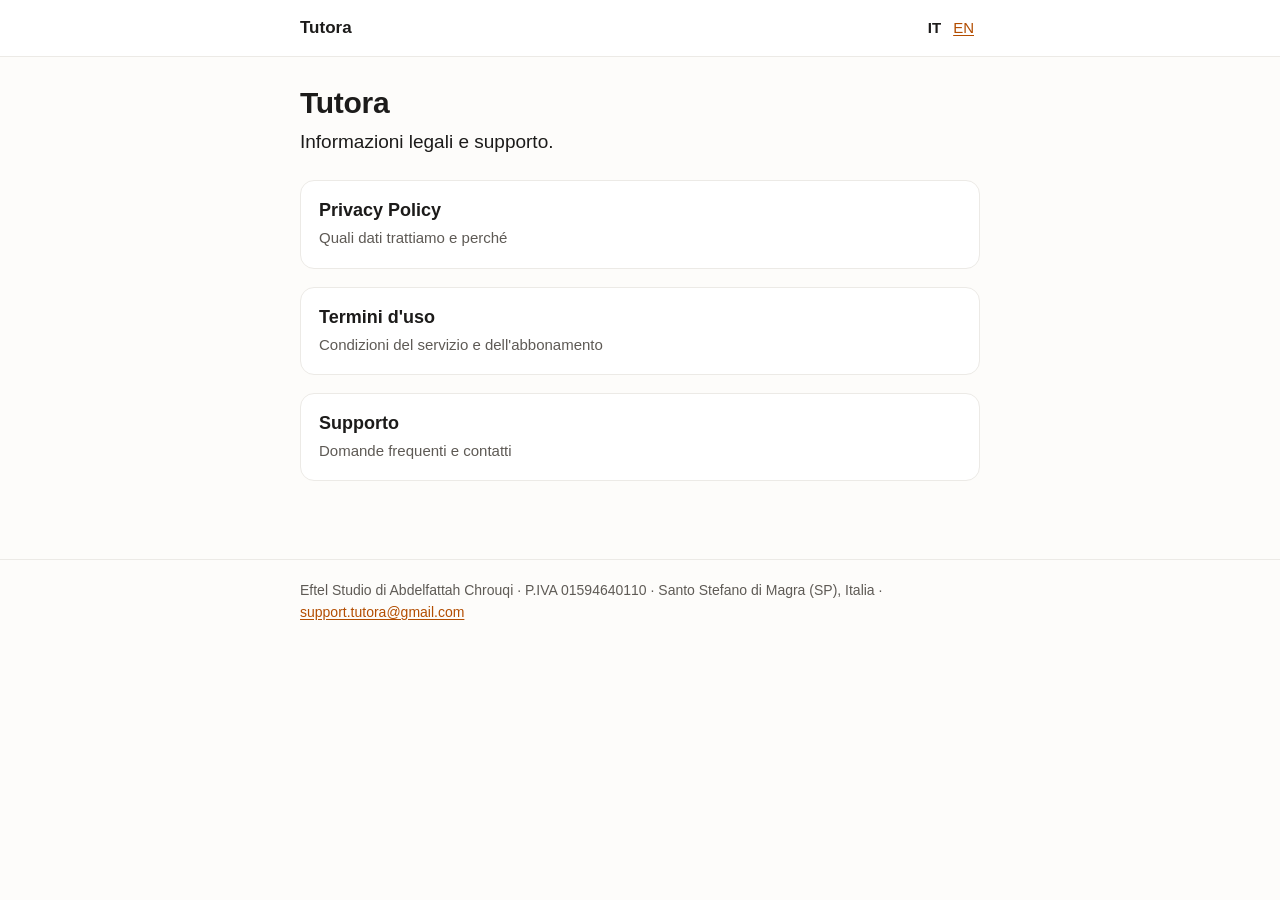
<file: index.html>
<!DOCTYPE html>
<html lang="it">
<head>
<meta charset="utf-8">
<meta name="viewport" content="width=device-width, initial-scale=1">
<title>Tutora · Informazioni legali e supporto</title>
<link rel="stylesheet" href="assets/style.css">
<link rel="alternate" hreflang="en" href="en/">
</head>
<body>
<header class="site"><div class="wrap">
  <a class="brand" href="./">Tutora</a>
  <nav class="lang" aria-label="Lingua"><span aria-current="page">IT</span><a href="en/" hreflang="en">EN</a></nav>
</div></header>
<main><div class="wrap">
<h1>Tutora</h1>
<p class="lead">Informazioni legali e supporto.</p>
<ul class="card-list">
  <li><a href="privacy/"><strong>Privacy Policy</strong><span>Quali dati trattiamo e perché</span></a></li>
  <li><a href="termini/"><strong>Termini d'uso</strong><span>Condizioni del servizio e dell'abbonamento</span></a></li>
  <li><a href="supporto/"><strong>Supporto</strong><span>Domande frequenti e contatti</span></a></li>
</ul>
</div></main>
<footer class="site"><div class="wrap">
  <p>Eftel Studio di Abdelfattah Chrouqi · P.IVA 01594640110 · Santo Stefano di Magra (SP), Italia · <a href="mailto:support.tutora@gmail.com">support.tutora@gmail.com</a></p>
</div></footer>
</body>
</html>
</file>
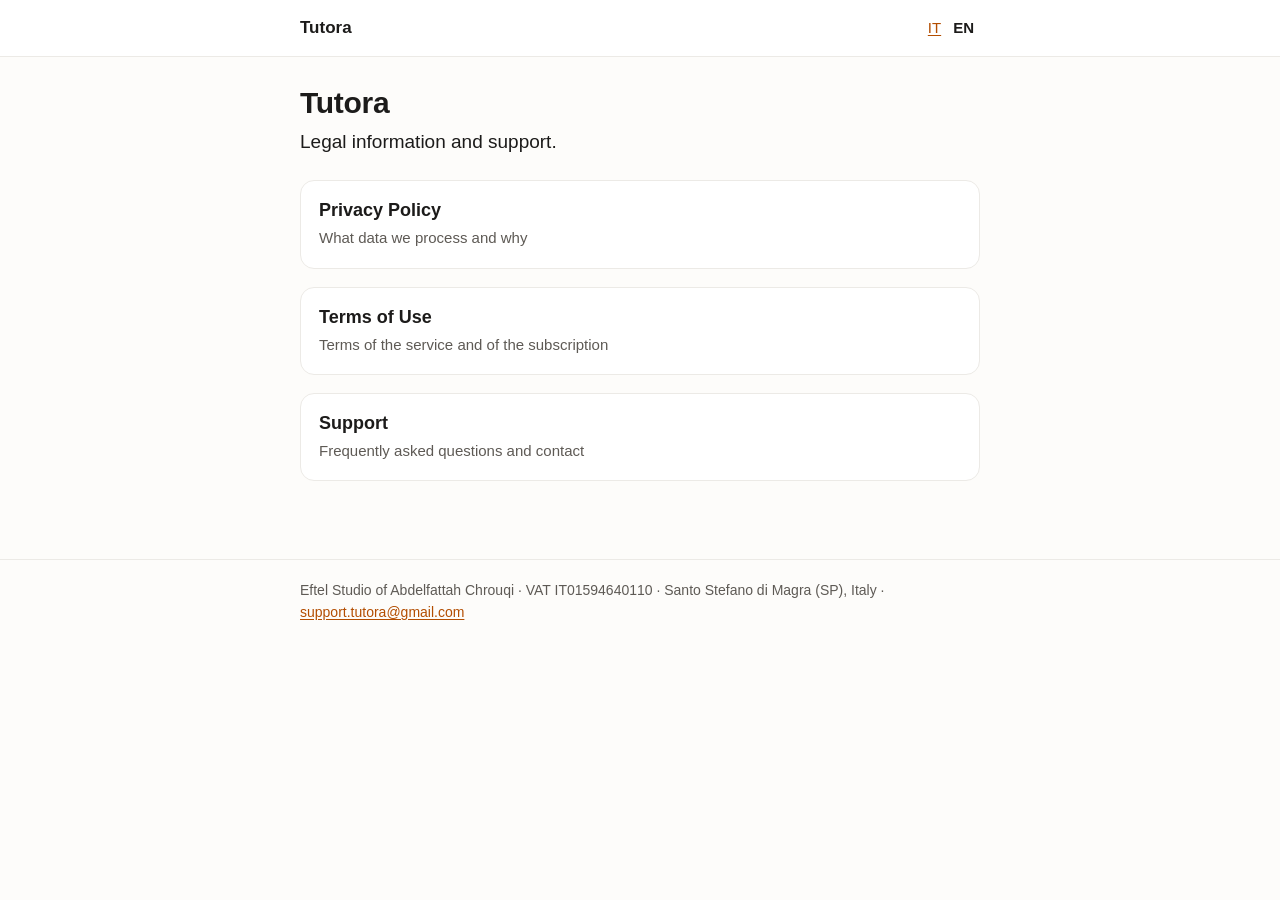
<file: en/index.html>
<!DOCTYPE html>
<html lang="en">
<head>
<meta charset="utf-8">
<meta name="viewport" content="width=device-width, initial-scale=1">
<title>Tutora · Legal information and support</title>
<link rel="stylesheet" href="../assets/style.css">
<link rel="alternate" hreflang="it" href="../">
</head>
<body>
<header class="site"><div class="wrap">
  <a class="brand" href="./">Tutora</a>
  <nav class="lang" aria-label="Language"><a href="../" hreflang="it">IT</a><span aria-current="page">EN</span></nav>
</div></header>
<main><div class="wrap">
<h1>Tutora</h1>
<p class="lead">Legal information and support.</p>
<ul class="card-list">
  <li><a href="../privacy/en/"><strong>Privacy Policy</strong><span>What data we process and why</span></a></li>
  <li><a href="../termini/en/"><strong>Terms of Use</strong><span>Terms of the service and of the subscription</span></a></li>
  <li><a href="../supporto/en/"><strong>Support</strong><span>Frequently asked questions and contact</span></a></li>
</ul>
</div></main>
<footer class="site"><div class="wrap">
  <p>Eftel Studio of Abdelfattah Chrouqi · VAT IT01594640110 · Santo Stefano di Magra (SP), Italy · <a href="mailto:support.tutora@gmail.com">support.tutora@gmail.com</a></p>
</div></footer>
</body>
</html>
</file>
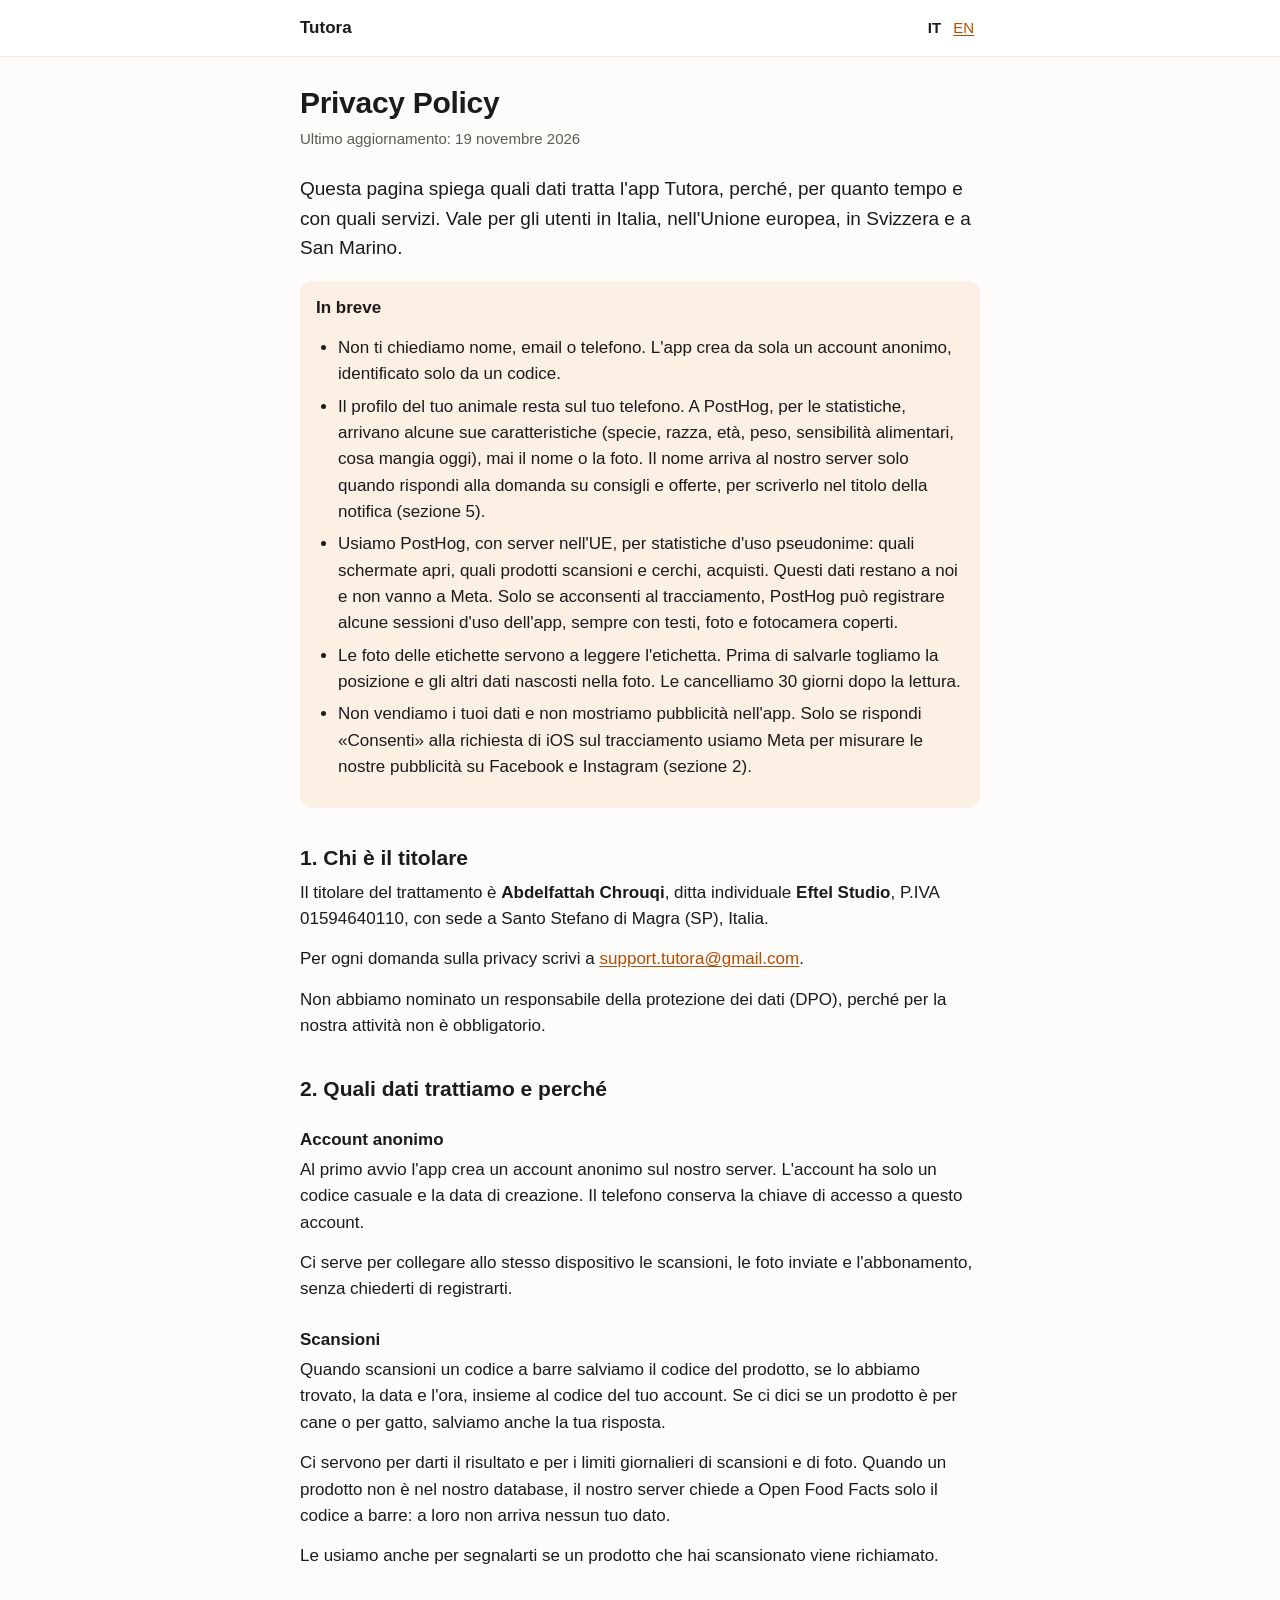
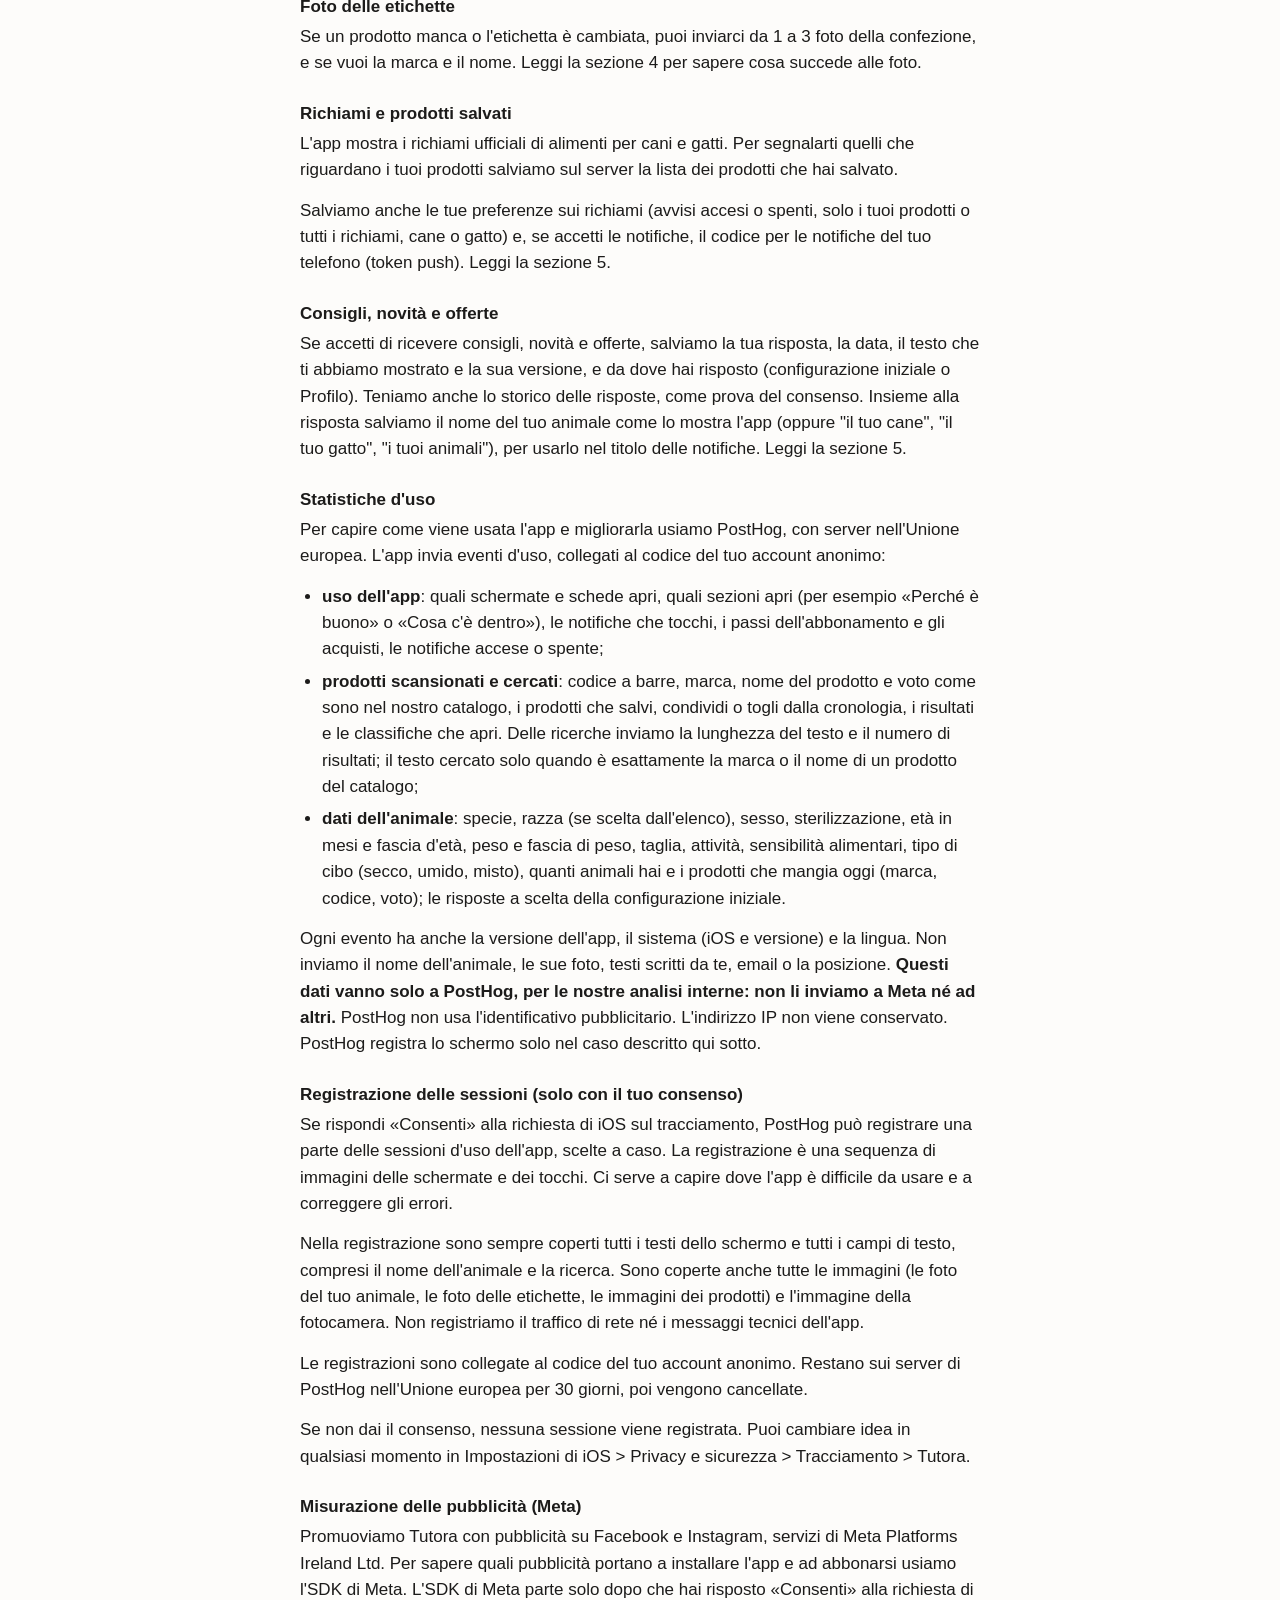
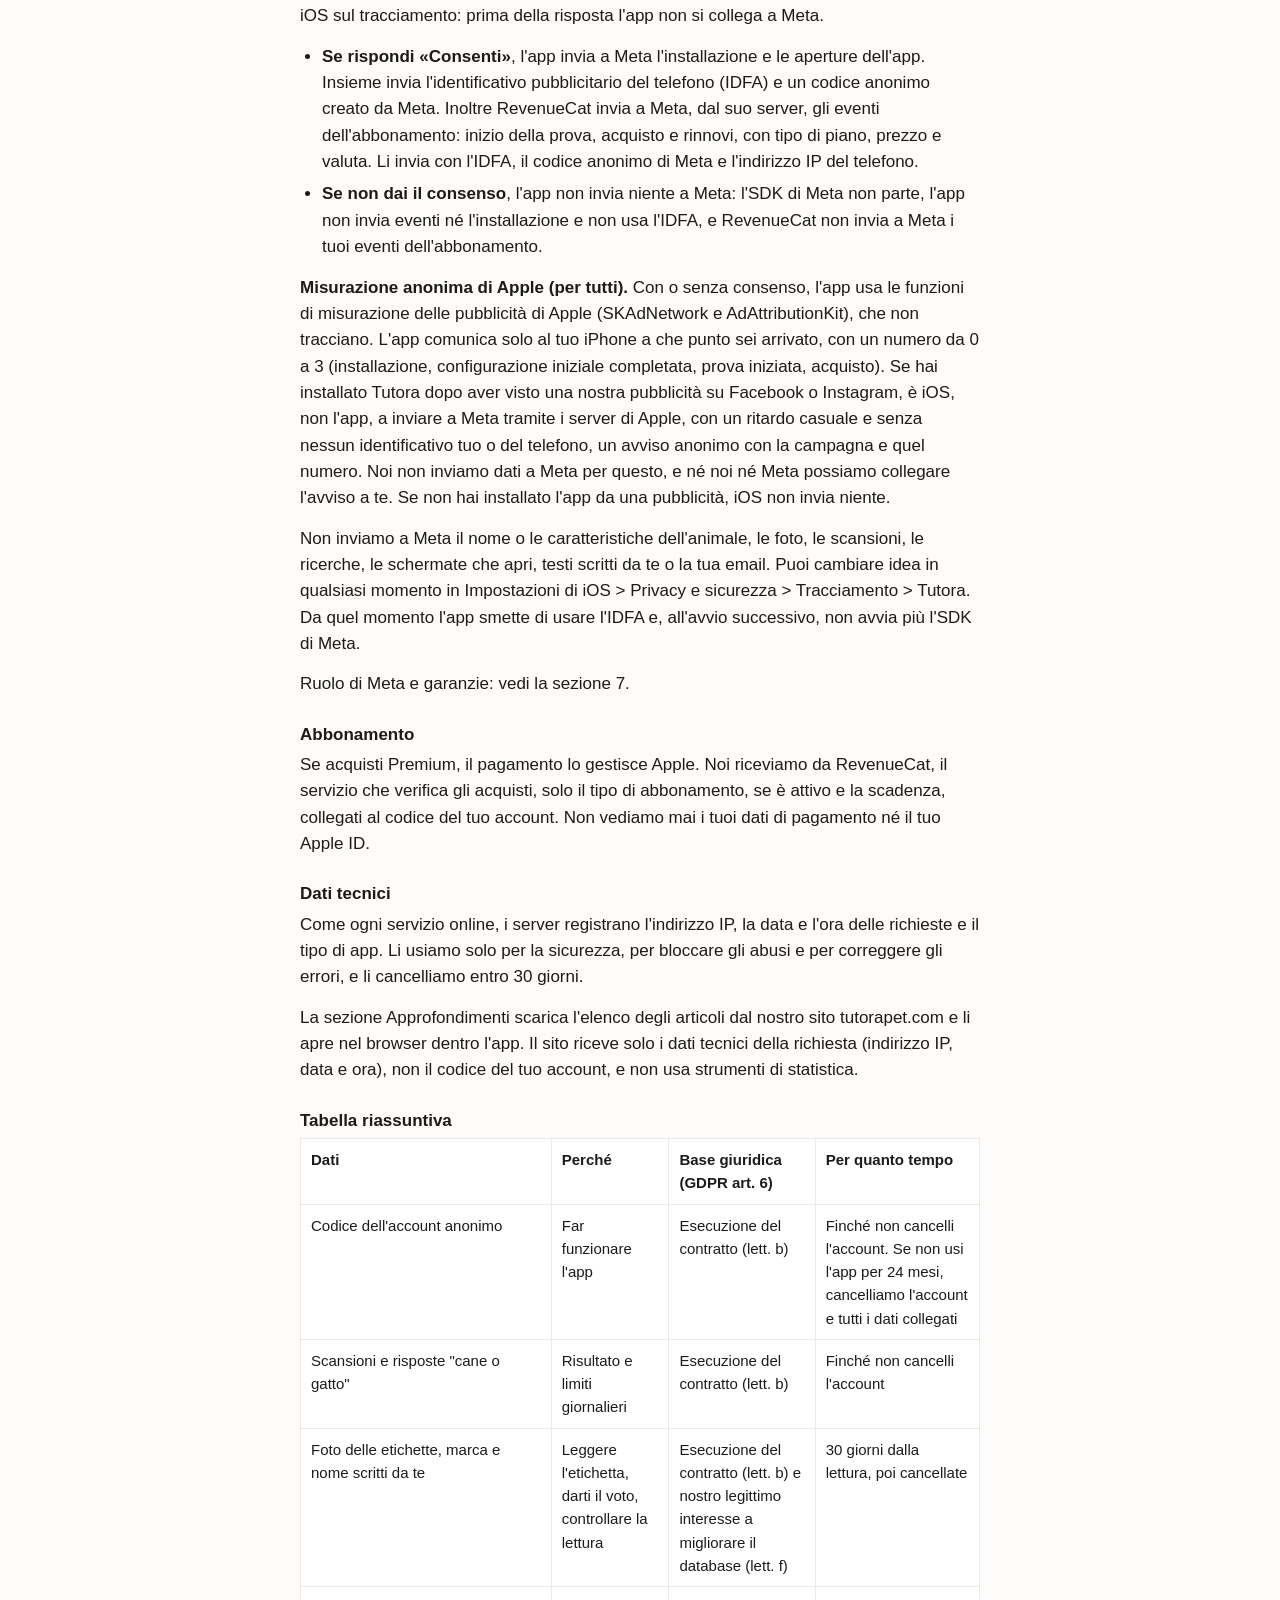
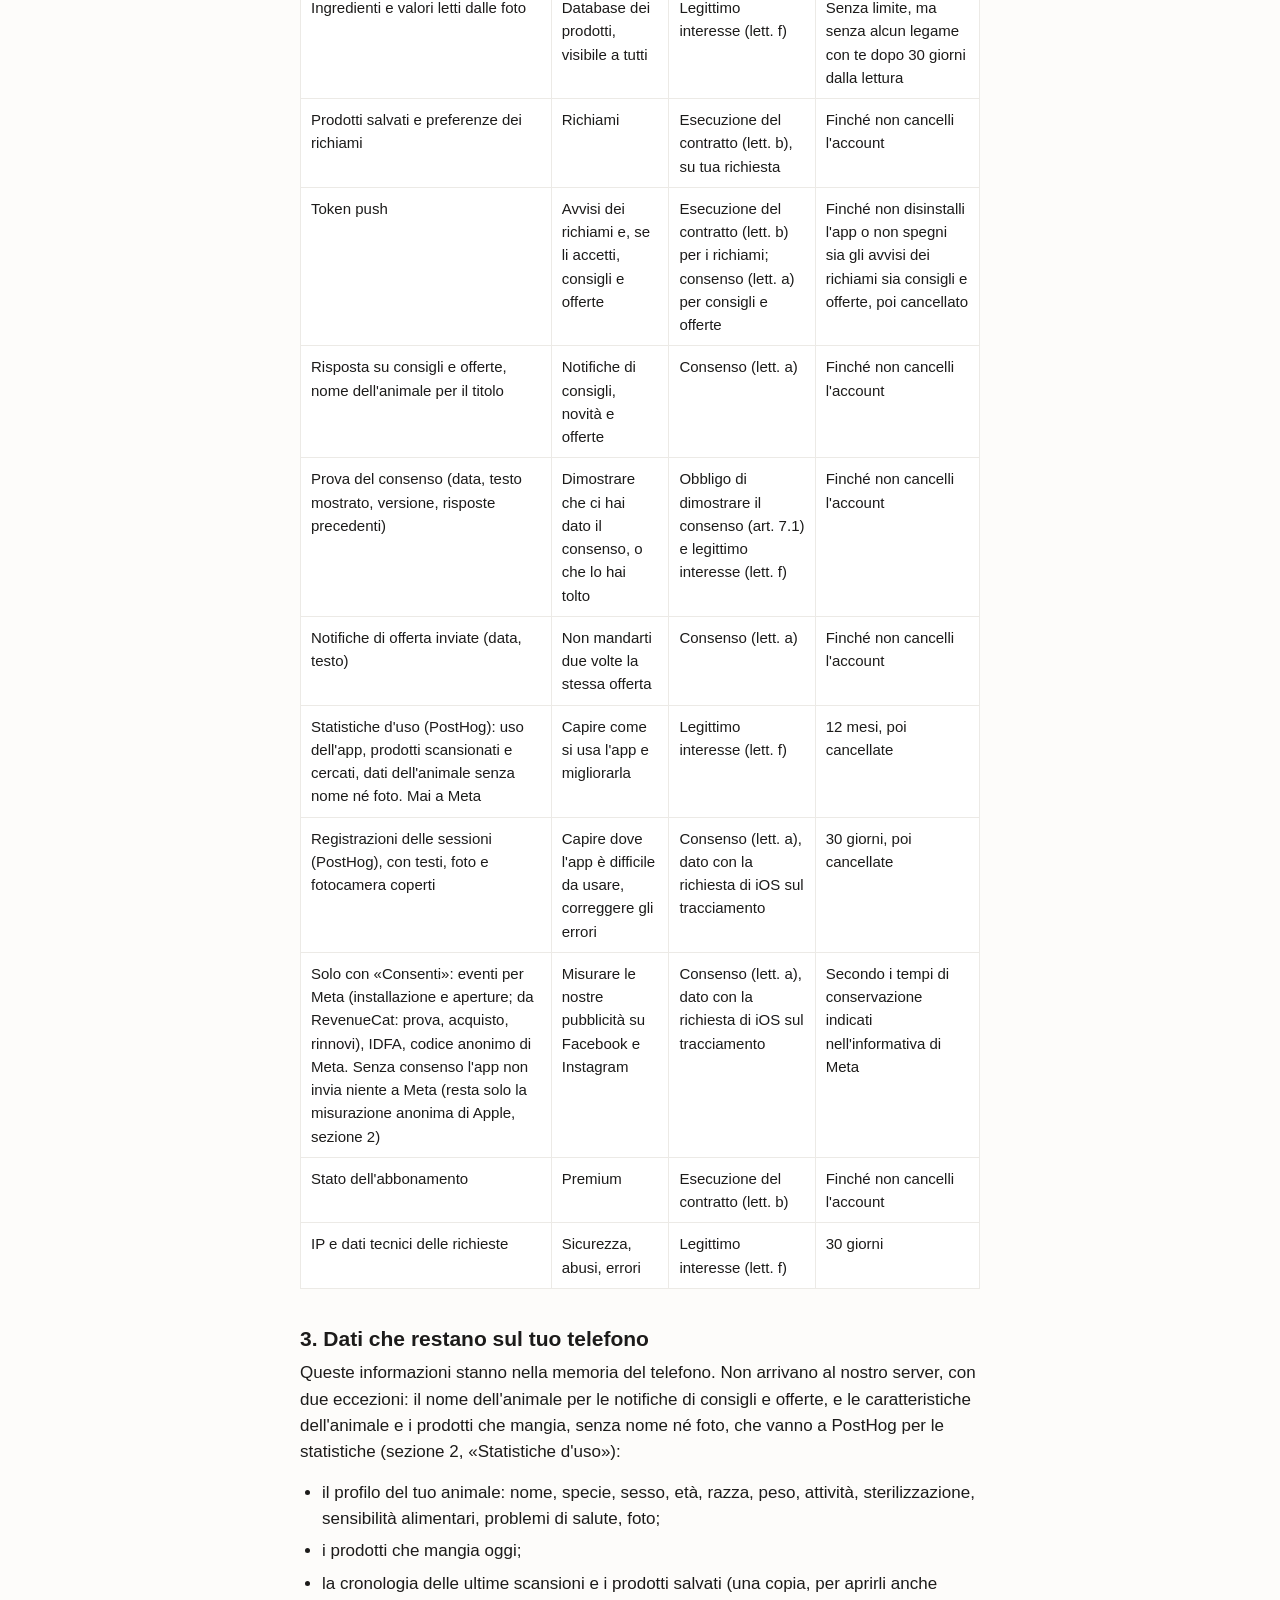
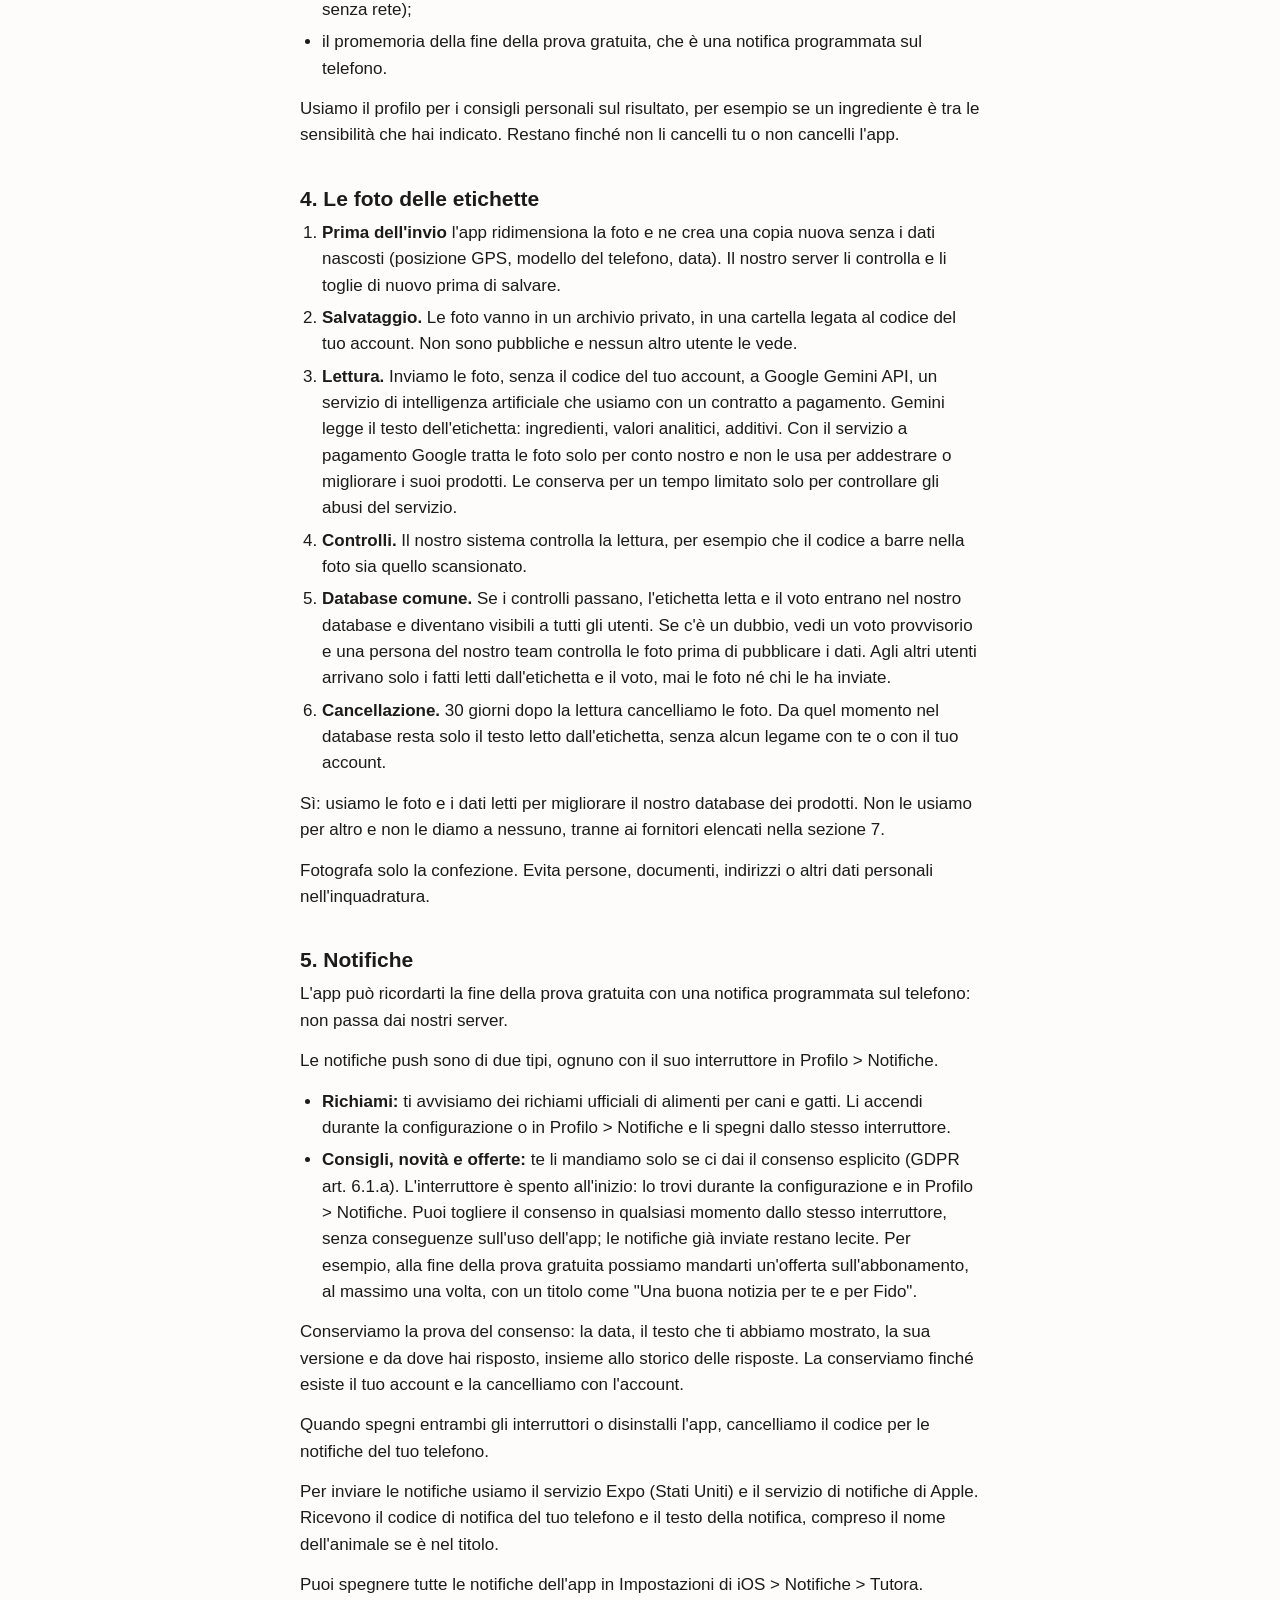
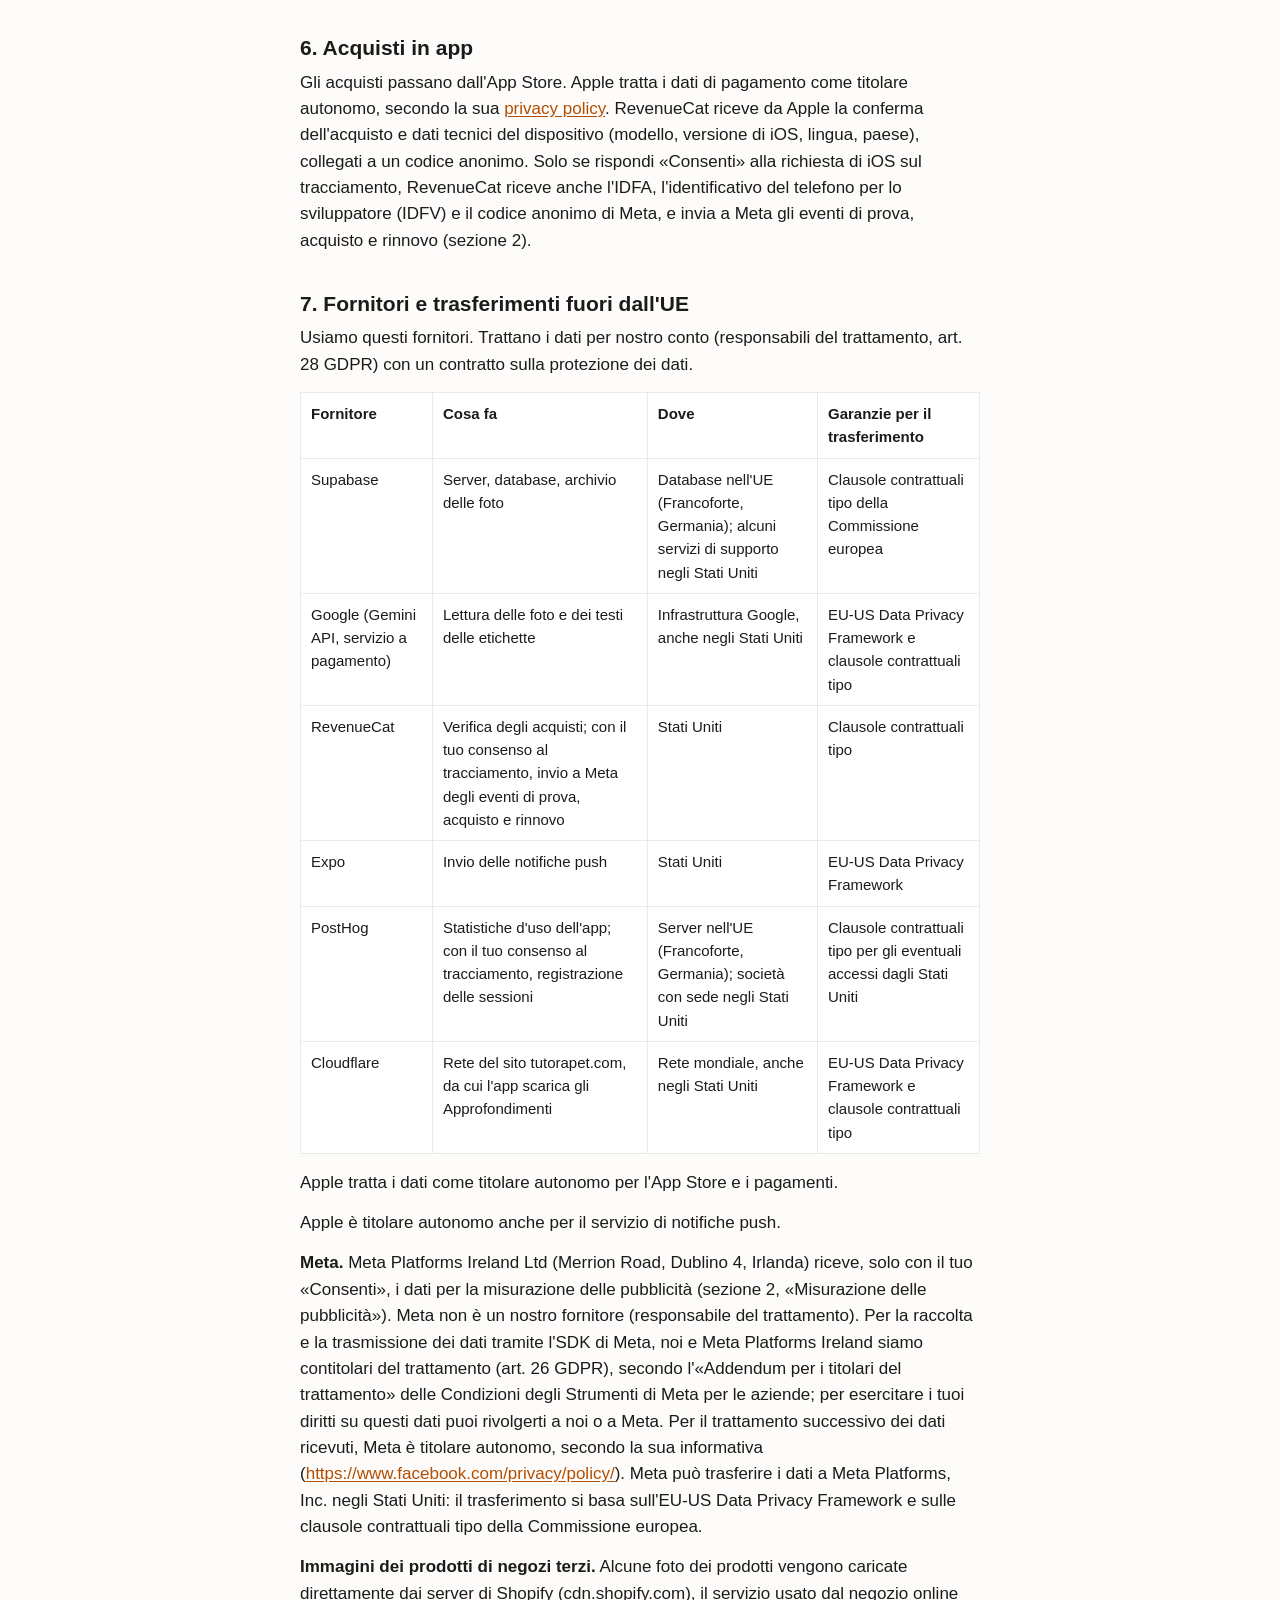
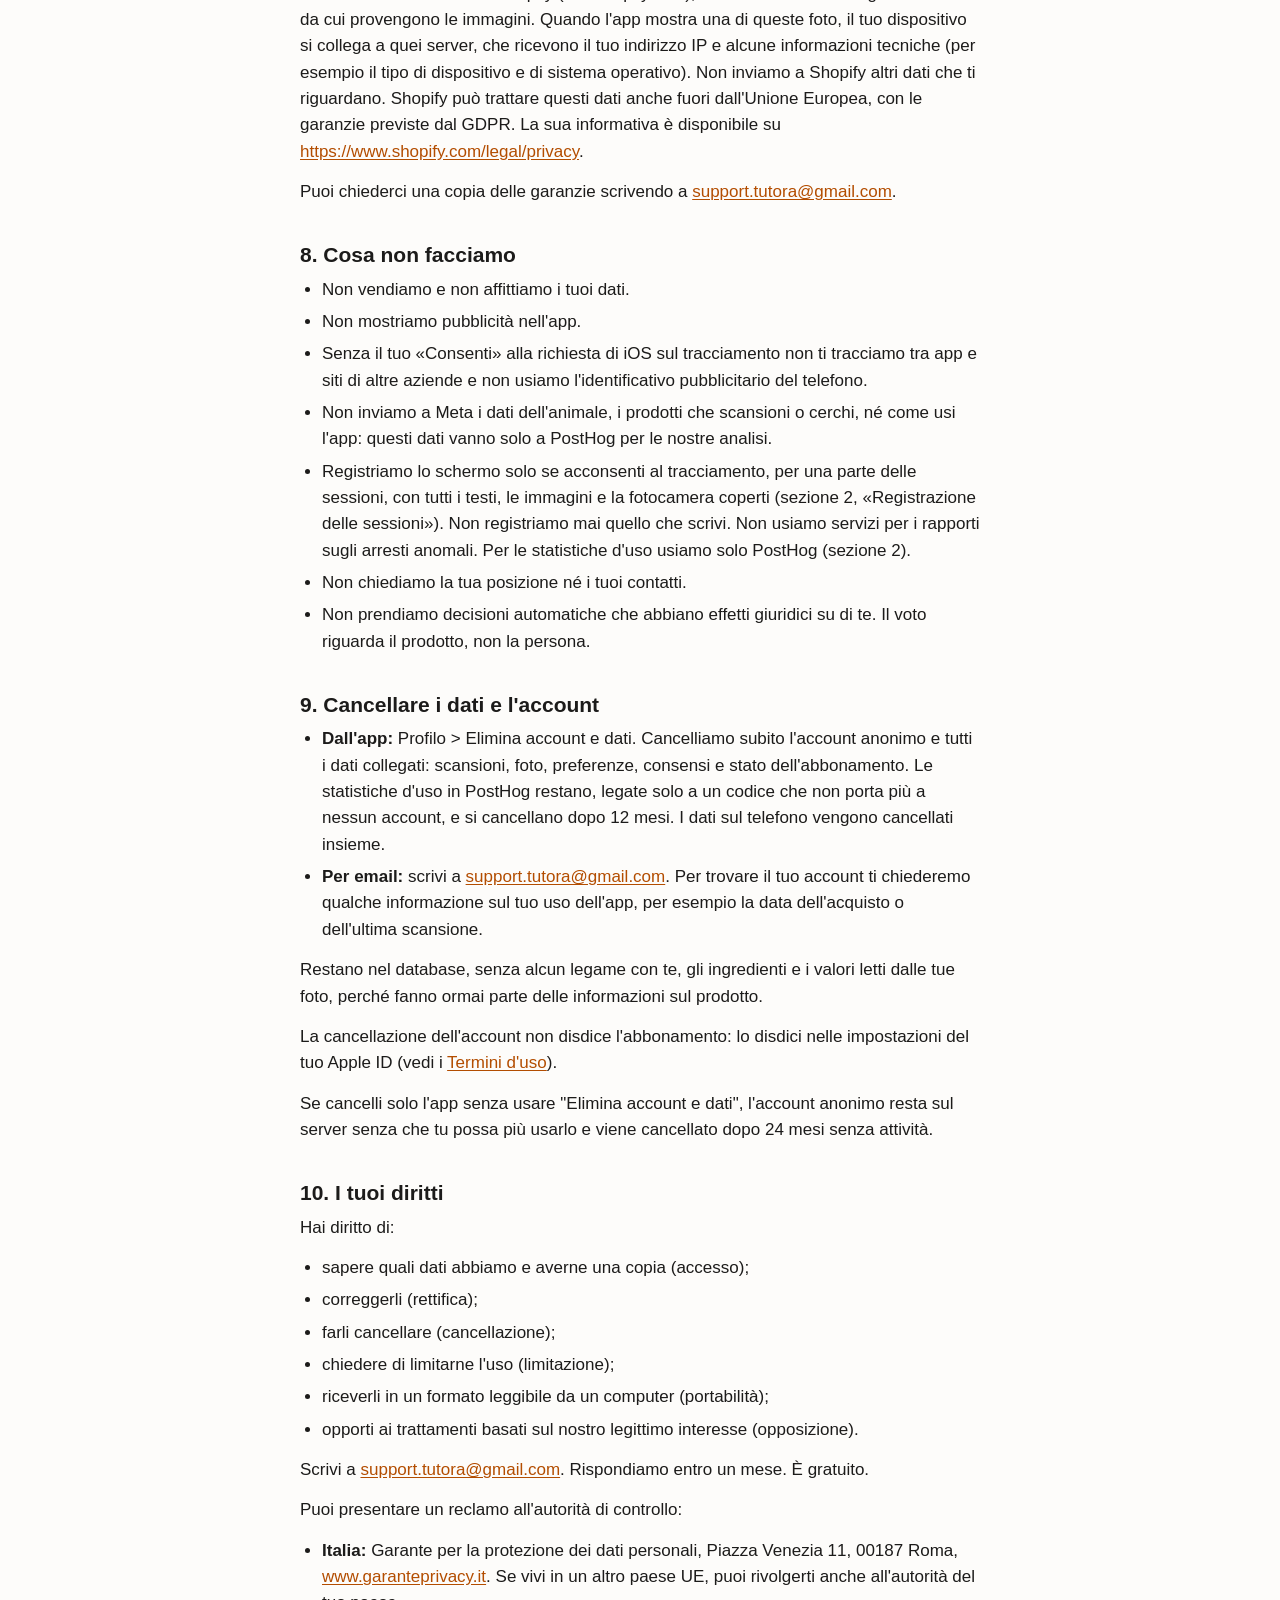
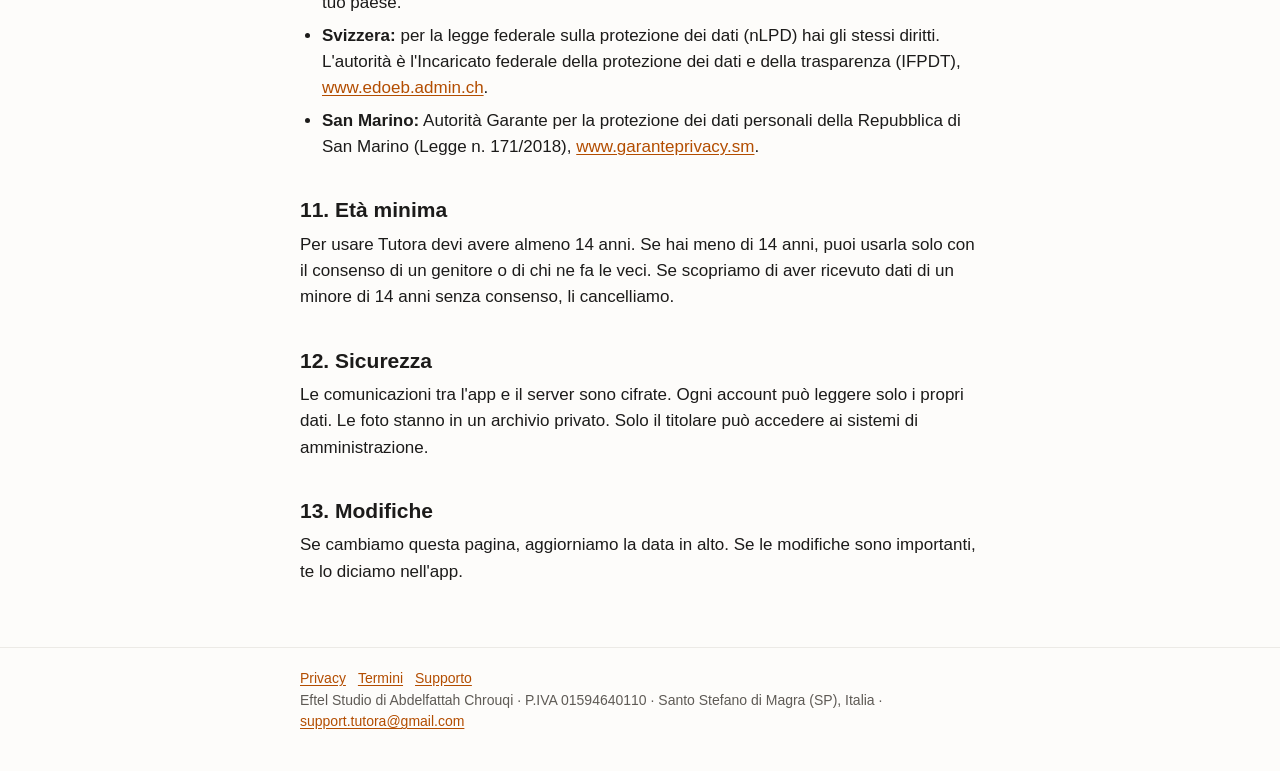
<file: privacy/index.html>
<!DOCTYPE html>
<html lang="it">
<head>
<meta charset="utf-8">
<meta name="viewport" content="width=device-width, initial-scale=1">
<meta name="robots" content="index, follow">
<title>Privacy Policy · Tutora</title>
<link rel="stylesheet" href="../assets/style.css">
<link rel="alternate" hreflang="en" href="en/">
</head>
<body>
<header class="site"><div class="wrap">
  <a class="brand" href="../">Tutora</a>
  <nav class="lang" aria-label="Lingua"><span aria-current="page">IT</span><a href="en/" hreflang="en">EN</a></nav>
</div></header>

<main><div class="wrap">
<h1>Privacy Policy</h1>
<p class="updated">Ultimo aggiornamento: 19 novembre 2026</p>

<p class="lead">Questa pagina spiega quali dati tratta l'app Tutora, perché, per quanto tempo e con quali servizi. Vale per gli utenti in Italia, nell'Unione europea, in Svizzera e a San Marino.</p>

<div class="note">
<p><strong>In breve</strong></p>
<ul>
  <li>Non ti chiediamo nome, email o telefono. L'app crea da sola un account anonimo, identificato solo da un codice.</li>
  <li>Il profilo del tuo animale resta sul tuo telefono. A PostHog, per le statistiche, arrivano alcune sue caratteristiche (specie, razza, età, peso, sensibilità alimentari, cosa mangia oggi), mai il nome o la foto. Il nome arriva al nostro server solo quando rispondi alla domanda su consigli e offerte, per scriverlo nel titolo della notifica (sezione 5).</li>
  <li>Usiamo PostHog, con server nell'UE, per statistiche d'uso pseudonime: quali schermate apri, quali prodotti scansioni e cerchi, acquisti. Questi dati restano a noi e non vanno a Meta. Solo se acconsenti al tracciamento, PostHog può registrare alcune sessioni d'uso dell'app, sempre con testi, foto e fotocamera coperti.</li>
  <li>Le foto delle etichette servono a leggere l'etichetta. Prima di salvarle togliamo la posizione e gli altri dati nascosti nella foto. Le cancelliamo 30 giorni dopo la lettura.</li>
  <li>Non vendiamo i tuoi dati e non mostriamo pubblicità nell'app. Solo se rispondi «Consenti» alla richiesta di iOS sul tracciamento usiamo Meta per misurare le nostre pubblicità su Facebook e Instagram (sezione 2).</li>
</ul>
</div>

<h2>1. Chi è il titolare</h2>
<p>Il titolare del trattamento è <strong>Abdelfattah Chrouqi</strong>, ditta individuale <strong>Eftel Studio</strong>, P.IVA 01594640110, con sede a Santo Stefano di Magra (SP), Italia.</p>
<p>Per ogni domanda sulla privacy scrivi a <a href="mailto:support.tutora@gmail.com">support.tutora@gmail.com</a>.</p>
<p>Non abbiamo nominato un responsabile della protezione dei dati (DPO), perché per la nostra attività non è obbligatorio.</p>

<h2>2. Quali dati trattiamo e perché</h2>

<h3>Account anonimo</h3>
<p>Al primo avvio l'app crea un account anonimo sul nostro server. L'account ha solo un codice casuale e la data di creazione. Il telefono conserva la chiave di accesso a questo account.</p>
<p>Ci serve per collegare allo stesso dispositivo le scansioni, le foto inviate e l'abbonamento, senza chiederti di registrarti.</p>

<h3>Scansioni</h3>
<p>Quando scansioni un codice a barre salviamo il codice del prodotto, se lo abbiamo trovato, la data e l'ora, insieme al codice del tuo account. Se ci dici se un prodotto è per cane o per gatto, salviamo anche la tua risposta.</p>
<p>Ci servono per darti il risultato e per i limiti giornalieri di scansioni e di foto. Quando un prodotto non è nel nostro database, il nostro server chiede a Open Food Facts solo il codice a barre: a loro non arriva nessun tuo dato.</p>
<p>Le usiamo anche per segnalarti se un prodotto che hai scansionato viene richiamato.</p>

<h3>Foto delle etichette</h3>
<p>Se un prodotto manca o l'etichetta è cambiata, puoi inviarci da 1 a 3 foto della confezione, e se vuoi la marca e il nome. Leggi la sezione 4 per sapere cosa succede alle foto.</p>

<h3>Richiami e prodotti salvati</h3>
<p>L'app mostra i richiami ufficiali di alimenti per cani e gatti. Per segnalarti quelli che riguardano i tuoi prodotti salviamo sul server la lista dei prodotti che hai salvato.</p>
<p>Salviamo anche le tue preferenze sui richiami (avvisi accesi o spenti, solo i tuoi prodotti o tutti i richiami, cane o gatto) e, se accetti le notifiche, il codice per le notifiche del tuo telefono (token push). Leggi la sezione 5.</p>

<h3>Consigli, novità e offerte</h3>
<p>Se accetti di ricevere consigli, novità e offerte, salviamo la tua risposta, la data, il testo che ti abbiamo mostrato e la sua versione, e da dove hai risposto (configurazione iniziale o Profilo). Teniamo anche lo storico delle risposte, come prova del consenso. Insieme alla risposta salviamo il nome del tuo animale come lo mostra l'app (oppure "il tuo cane", "il tuo gatto", "i tuoi animali"), per usarlo nel titolo delle notifiche. Leggi la sezione 5.</p>

<h3>Statistiche d'uso</h3>
<p>Per capire come viene usata l'app e migliorarla usiamo PostHog, con server nell'Unione europea. L'app invia eventi d'uso, collegati al codice del tuo account anonimo:</p>
<ul>
  <li><strong>uso dell'app</strong>: quali schermate e schede apri, quali sezioni apri (per esempio «Perché è buono» o «Cosa c'è dentro»), le notifiche che tocchi, i passi dell'abbonamento e gli acquisti, le notifiche accese o spente;</li>
  <li><strong>prodotti scansionati e cercati</strong>: codice a barre, marca, nome del prodotto e voto come sono nel nostro catalogo, i prodotti che salvi, condividi o togli dalla cronologia, i risultati e le classifiche che apri. Delle ricerche inviamo la lunghezza del testo e il numero di risultati; il testo cercato solo quando è esattamente la marca o il nome di un prodotto del catalogo;</li>
  <li><strong>dati dell'animale</strong>: specie, razza (se scelta dall'elenco), sesso, sterilizzazione, età in mesi e fascia d'età, peso e fascia di peso, taglia, attività, sensibilità alimentari, tipo di cibo (secco, umido, misto), quanti animali hai e i prodotti che mangia oggi (marca, codice, voto); le risposte a scelta della configurazione iniziale.</li>
</ul>
<p>Ogni evento ha anche la versione dell'app, il sistema (iOS e versione) e la lingua. Non inviamo il nome dell'animale, le sue foto, testi scritti da te, email o la posizione. <strong>Questi dati vanno solo a PostHog, per le nostre analisi interne: non li inviamo a Meta né ad altri.</strong> PostHog non usa l'identificativo pubblicitario. L'indirizzo IP non viene conservato. PostHog registra lo schermo solo nel caso descritto qui sotto.</p>

<h3>Registrazione delle sessioni (solo con il tuo consenso)</h3>
<p>Se rispondi «Consenti» alla richiesta di iOS sul tracciamento, PostHog può registrare una parte delle sessioni d'uso dell'app, scelte a caso. La registrazione è una sequenza di immagini delle schermate e dei tocchi. Ci serve a capire dove l'app è difficile da usare e a correggere gli errori.</p>
<p>Nella registrazione sono sempre coperti tutti i testi dello schermo e tutti i campi di testo, compresi il nome dell'animale e la ricerca. Sono coperte anche tutte le immagini (le foto del tuo animale, le foto delle etichette, le immagini dei prodotti) e l'immagine della fotocamera. Non registriamo il traffico di rete né i messaggi tecnici dell'app.</p>
<p>Le registrazioni sono collegate al codice del tuo account anonimo. Restano sui server di PostHog nell'Unione europea per 30 giorni, poi vengono cancellate.</p>
<p>Se non dai il consenso, nessuna sessione viene registrata. Puoi cambiare idea in qualsiasi momento in Impostazioni di iOS &gt; Privacy e sicurezza &gt; Tracciamento &gt; Tutora.</p>

<h3>Misurazione delle pubblicità (Meta)</h3>
<p>Promuoviamo Tutora con pubblicità su Facebook e Instagram, servizi di Meta Platforms Ireland Ltd. Per sapere quali pubblicità portano a installare l'app e ad abbonarsi usiamo l'SDK di Meta. L'SDK di Meta parte solo dopo che hai risposto «Consenti» alla richiesta di iOS sul tracciamento: prima della risposta l'app non si collega a Meta.</p>
<ul>
  <li><strong>Se rispondi «Consenti»</strong>, l'app invia a Meta l'installazione e le aperture dell'app. Insieme invia l'identificativo pubblicitario del telefono (IDFA) e un codice anonimo creato da Meta. Inoltre RevenueCat invia a Meta, dal suo server, gli eventi dell'abbonamento: inizio della prova, acquisto e rinnovi, con tipo di piano, prezzo e valuta. Li invia con l'IDFA, il codice anonimo di Meta e l'indirizzo IP del telefono.</li>
  <li><strong>Se non dai il consenso</strong>, l'app non invia niente a Meta: l'SDK di Meta non parte, l'app non invia eventi né l'installazione e non usa l'IDFA, e RevenueCat non invia a Meta i tuoi eventi dell'abbonamento.</li>
</ul>
<p><strong>Misurazione anonima di Apple (per tutti).</strong> Con o senza consenso, l'app usa le funzioni di misurazione delle pubblicità di Apple (SKAdNetwork e AdAttributionKit), che non tracciano. L'app comunica solo al tuo iPhone a che punto sei arrivato, con un numero da 0 a 3 (installazione, configurazione iniziale completata, prova iniziata, acquisto). Se hai installato Tutora dopo aver visto una nostra pubblicità su Facebook o Instagram, è iOS, non l'app, a inviare a Meta tramite i server di Apple, con un ritardo casuale e senza nessun identificativo tuo o del telefono, un avviso anonimo con la campagna e quel numero. Noi non inviamo dati a Meta per questo, e né noi né Meta possiamo collegare l'avviso a te. Se non hai installato l'app da una pubblicità, iOS non invia niente.</p>
<p>Non inviamo a Meta il nome o le caratteristiche dell'animale, le foto, le scansioni, le ricerche, le schermate che apri, testi scritti da te o la tua email. Puoi cambiare idea in qualsiasi momento in Impostazioni di iOS &gt; Privacy e sicurezza &gt; Tracciamento &gt; Tutora. Da quel momento l'app smette di usare l'IDFA e, all'avvio successivo, non avvia più l'SDK di Meta.</p>
<p>Ruolo di Meta e garanzie: vedi la sezione 7.</p>

<h3>Abbonamento</h3>
<p>Se acquisti Premium, il pagamento lo gestisce Apple. Noi riceviamo da RevenueCat, il servizio che verifica gli acquisti, solo il tipo di abbonamento, se è attivo e la scadenza, collegati al codice del tuo account. Non vediamo mai i tuoi dati di pagamento né il tuo Apple ID.</p>

<h3>Dati tecnici</h3>
<p>Come ogni servizio online, i server registrano l'indirizzo IP, la data e l'ora delle richieste e il tipo di app. Li usiamo solo per la sicurezza, per bloccare gli abusi e per correggere gli errori, e li cancelliamo entro 30 giorni.</p>
<p>La sezione Approfondimenti scarica l'elenco degli articoli dal nostro sito tutorapet.com e li apre nel browser dentro l'app. Il sito riceve solo i dati tecnici della richiesta (indirizzo IP, data e ora), non il codice del tuo account, e non usa strumenti di statistica.</p>

<h3>Tabella riassuntiva</h3>
<div class="table-wrap"><table>
<thead><tr><th>Dati</th><th>Perché</th><th>Base giuridica (GDPR art. 6)</th><th>Per quanto tempo</th></tr></thead>
<tbody>
<tr><td>Codice dell'account anonimo</td><td>Far funzionare l'app</td><td>Esecuzione del contratto (lett. b)</td><td>Finché non cancelli l'account. Se non usi l'app per 24 mesi, cancelliamo l'account e tutti i dati collegati</td></tr>
<tr><td>Scansioni e risposte "cane o gatto"</td><td>Risultato e limiti giornalieri</td><td>Esecuzione del contratto (lett. b)</td><td>Finché non cancelli l'account</td></tr>
<tr><td>Foto delle etichette, marca e nome scritti da te</td><td>Leggere l'etichetta, darti il voto, controllare la lettura</td><td>Esecuzione del contratto (lett. b) e nostro legittimo interesse a migliorare il database (lett. f)</td><td>30 giorni dalla lettura, poi cancellate</td></tr>
<tr><td>Ingredienti e valori letti dalle foto</td><td>Database dei prodotti, visibile a tutti</td><td>Legittimo interesse (lett. f)</td><td>Senza limite, ma senza alcun legame con te dopo 30 giorni dalla lettura</td></tr>
<tr><td>Prodotti salvati
e preferenze dei richiami
</td><td>Richiami</td><td>Esecuzione del contratto (lett. b), su tua richiesta</td><td>Finché non cancelli l'account</td></tr>
<tr><td>Token push</td><td>Avvisi dei richiami e, se li accetti, consigli e offerte</td><td>Esecuzione del contratto (lett. b) per i richiami; consenso (lett. a) per consigli e offerte</td><td>Finché non disinstalli l'app o non spegni sia gli avvisi dei richiami sia consigli e offerte, poi cancellato</td></tr>
<tr><td>Risposta su consigli e offerte, nome dell'animale per il titolo</td><td>Notifiche di consigli, novità e offerte</td><td>Consenso (lett. a)</td><td>Finché non cancelli l'account</td></tr>
<tr><td>Prova del consenso (data, testo mostrato, versione, risposte precedenti)</td><td>Dimostrare che ci hai dato il consenso, o che lo hai tolto</td><td>Obbligo di dimostrare il consenso (art. 7.1) e legittimo interesse (lett. f)</td><td>Finché non cancelli l'account</td></tr>
<tr><td>Notifiche di offerta inviate (data, testo)</td><td>Non mandarti due volte la stessa offerta</td><td>Consenso (lett. a)</td><td>Finché non cancelli l'account</td></tr>
<tr><td>Statistiche d'uso (PostHog): uso dell'app, prodotti scansionati e cercati, dati dell'animale senza nome né foto. Mai a Meta</td><td>Capire come si usa l'app e migliorarla</td><td>Legittimo interesse (lett. f)</td><td>12 mesi, poi cancellate</td></tr>
<tr><td>Registrazioni delle sessioni (PostHog), con testi, foto e fotocamera coperti</td><td>Capire dove l'app è difficile da usare, correggere gli errori</td><td>Consenso (lett. a), dato con la richiesta di iOS sul tracciamento</td><td>30 giorni, poi cancellate</td></tr>
<tr><td>Solo con «Consenti»: eventi per Meta (installazione e aperture; da RevenueCat: prova, acquisto, rinnovi), IDFA, codice anonimo di Meta. Senza consenso l'app non invia niente a Meta (resta solo la misurazione anonima di Apple, sezione 2)</td><td>Misurare le nostre pubblicità su Facebook e Instagram</td><td>Consenso (lett. a), dato con la richiesta di iOS sul tracciamento</td><td>Secondo i tempi di conservazione indicati nell'informativa di Meta</td></tr>
<tr><td>Stato dell'abbonamento</td><td>Premium</td><td>Esecuzione del contratto (lett. b)</td><td>Finché non cancelli l'account</td></tr>
<tr><td>IP e dati tecnici delle richieste</td><td>Sicurezza, abusi, errori</td><td>Legittimo interesse (lett. f)</td><td>30 giorni</td></tr>
</tbody>
</table></div>

<h2>3. Dati che restano sul tuo telefono</h2>
<p>Queste informazioni stanno nella memoria del telefono. Non arrivano al nostro server, con due eccezioni: il nome dell'animale per le notifiche di consigli e offerte, e le caratteristiche dell'animale e i prodotti che mangia, senza nome né foto, che vanno a PostHog per le statistiche (sezione 2, «Statistiche d'uso»):</p>
<ul>
  <li>il profilo del tuo animale: nome, specie, sesso, età, razza, peso, attività, sterilizzazione, sensibilità alimentari, problemi di salute, foto;</li>
  <li>i prodotti che mangia oggi;</li>
  <li>la cronologia delle ultime scansioni e i prodotti salvati (una copia, per aprirli anche senza rete);</li>
  <li>il promemoria della fine della prova gratuita, che è una notifica programmata sul telefono.</li>
</ul>
<p>Usiamo il profilo per i consigli personali sul risultato, per esempio se un ingrediente è tra le sensibilità che hai indicato. Restano finché non li cancelli tu o non cancelli l'app.</p>

<h2>4. Le foto delle etichette</h2>
<ol>
  <li><strong>Prima dell'invio</strong> l'app ridimensiona la foto e ne crea una copia nuova senza i dati nascosti (posizione GPS, modello del telefono, data). Il nostro server li controlla e li toglie di nuovo prima di salvare.</li>
  <li><strong>Salvataggio.</strong> Le foto vanno in un archivio privato, in una cartella legata al codice del tuo account. Non sono pubbliche e nessun altro utente le vede.</li>
  <li><strong>Lettura.</strong> Inviamo le foto, senza il codice del tuo account, a Google Gemini API, un servizio di intelligenza artificiale che usiamo con un contratto a pagamento. Gemini legge il testo dell'etichetta: ingredienti, valori analitici, additivi. Con il servizio a pagamento Google tratta le foto solo per conto nostro e non le usa per addestrare o migliorare i suoi prodotti. Le conserva per un tempo limitato solo per controllare gli abusi del servizio.</li>
  <li><strong>Controlli.</strong> Il nostro sistema controlla la lettura, per esempio che il codice a barre nella foto sia quello scansionato.</li>
  <li><strong>Database comune.</strong> Se i controlli passano, l'etichetta letta e il voto entrano nel nostro database e diventano visibili a tutti gli utenti. Se c'è un dubbio, vedi un voto provvisorio e una persona del nostro team controlla le foto prima di pubblicare i dati. Agli altri utenti arrivano solo i fatti letti dall'etichetta e il voto, mai le foto né chi le ha inviate.</li>
  <li><strong>Cancellazione.</strong> 30 giorni dopo la lettura cancelliamo le foto. Da quel momento nel database resta solo il testo letto dall'etichetta, senza alcun legame con te o con il tuo account.</li>
</ol>
<p>Sì: usiamo le foto e i dati letti per migliorare il nostro database dei prodotti. Non le usiamo per altro e non le diamo a nessuno, tranne ai fornitori elencati nella sezione 7.</p>
<p>Fotografa solo la confezione. Evita persone, documenti, indirizzi o altri dati personali nell'inquadratura.</p>

<h2>5. Notifiche</h2>
<p>L'app può ricordarti la fine della prova gratuita con una notifica programmata sul telefono: non passa dai nostri server.</p>
<p>Le notifiche push sono di due tipi, ognuno con il suo interruttore in Profilo &gt; Notifiche.</p>
<ul>
  <li><strong>Richiami:</strong> ti avvisiamo dei richiami ufficiali di alimenti per cani e gatti. Li accendi durante la configurazione o in Profilo &gt; Notifiche e li spegni dallo stesso interruttore.</li>
  <li><strong>Consigli, novità e offerte:</strong> te li mandiamo solo se ci dai il consenso esplicito (GDPR art. 6.1.a). L'interruttore è spento all'inizio: lo trovi durante la configurazione e in Profilo &gt; Notifiche. Puoi togliere il consenso in qualsiasi momento dallo stesso interruttore, senza conseguenze sull'uso dell'app; le notifiche già inviate restano lecite. Per esempio, alla fine della prova gratuita possiamo mandarti un'offerta sull'abbonamento, al massimo una volta, con un titolo come "Una buona notizia per te e per Fido".</li>
</ul>
<p>Conserviamo la prova del consenso: la data, il testo che ti abbiamo mostrato, la sua versione e da dove hai risposto, insieme allo storico delle risposte. La conserviamo finché esiste il tuo account e la cancelliamo con l'account.</p>
<p>Quando spegni entrambi gli interruttori o disinstalli l'app, cancelliamo il codice per le notifiche del tuo telefono.</p>
<p>Per inviare le notifiche usiamo il servizio Expo (Stati Uniti) e il servizio di notifiche di Apple. Ricevono il codice di notifica del tuo telefono e il testo della notifica, compreso il nome dell'animale se è nel titolo.</p>
<p>Puoi spegnere tutte le notifiche dell'app in Impostazioni di iOS &gt; Notifiche &gt; Tutora.</p>

<h2>6. Acquisti in app</h2>
<p>Gli acquisti passano dall'App Store. Apple tratta i dati di pagamento come titolare autonomo, secondo la sua <a href="https://www.apple.com/legal/privacy/" rel="noopener">privacy policy</a>. RevenueCat riceve da Apple la conferma dell'acquisto e dati tecnici del dispositivo (modello, versione di iOS, lingua, paese), collegati a un codice anonimo. Solo se rispondi «Consenti» alla richiesta di iOS sul tracciamento, RevenueCat riceve anche l'IDFA, l'identificativo del telefono per lo sviluppatore (IDFV) e il codice anonimo di Meta, e invia a Meta gli eventi di prova, acquisto e rinnovo (sezione 2).</p>

<h2>7. Fornitori e trasferimenti fuori dall'UE</h2>
<p>Usiamo questi fornitori. Trattano i dati per nostro conto (responsabili del trattamento, art. 28 GDPR) con un contratto sulla protezione dei dati.</p>
<div class="table-wrap"><table>
<thead><tr><th>Fornitore</th><th>Cosa fa</th><th>Dove</th><th>Garanzie per il trasferimento</th></tr></thead>
<tbody>
<tr><td>Supabase</td><td>Server, database, archivio delle foto</td><td>Database nell'UE (Francoforte, Germania); alcuni servizi di supporto negli Stati Uniti</td><td>Clausole contrattuali tipo della Commissione europea</td></tr>
<tr><td>Google (Gemini API, servizio a pagamento)</td><td>Lettura delle foto e dei testi delle etichette</td><td>Infrastruttura Google, anche negli Stati Uniti</td><td>EU-US Data Privacy Framework e clausole contrattuali tipo</td></tr>
<tr><td>RevenueCat</td><td>Verifica degli acquisti; con il tuo consenso al tracciamento, invio a Meta degli eventi di prova, acquisto e rinnovo</td><td>Stati Uniti</td><td>Clausole contrattuali tipo</td></tr>
<tr><td>Expo</td><td>Invio delle notifiche push</td><td>Stati Uniti</td><td>EU-US Data Privacy Framework</td></tr>
<tr><td>PostHog</td><td>Statistiche d'uso dell'app; con il tuo consenso al tracciamento, registrazione delle sessioni</td><td>Server nell'UE (Francoforte, Germania); società con sede negli Stati Uniti</td><td>Clausole contrattuali tipo per gli eventuali accessi dagli Stati Uniti</td></tr>
<tr><td>Cloudflare</td><td>Rete del sito tutorapet.com, da cui l'app scarica gli Approfondimenti</td><td>Rete mondiale, anche negli Stati Uniti</td><td>EU-US Data Privacy Framework e clausole contrattuali tipo</td></tr>
</tbody>
</table></div>
<p>Apple tratta i dati come titolare autonomo per l'App Store e i pagamenti.</p>
<p>Apple è titolare autonomo anche per il servizio di notifiche push.</p>
<p><strong>Meta.</strong> Meta Platforms Ireland Ltd (Merrion Road, Dublino 4, Irlanda) riceve, solo con il tuo «Consenti», i dati per la misurazione delle pubblicità (sezione 2, «Misurazione delle pubblicità»). Meta non è un nostro fornitore (responsabile del trattamento). Per la raccolta e la trasmissione dei dati tramite l'SDK di Meta, noi e Meta Platforms Ireland siamo contitolari del trattamento (art. 26 GDPR), secondo l'«Addendum per i titolari del trattamento» delle Condizioni degli Strumenti di Meta per le aziende; per esercitare i tuoi diritti su questi dati puoi rivolgerti a noi o a Meta. Per il trattamento successivo dei dati ricevuti, Meta è titolare autonomo, secondo la sua informativa (<a href="https://www.facebook.com/privacy/policy/" rel="noopener">https://www.facebook.com/privacy/policy/</a>). Meta può trasferire i dati a Meta Platforms, Inc. negli Stati Uniti: il trasferimento si basa sull'EU-US Data Privacy Framework e sulle clausole contrattuali tipo della Commissione europea.</p>
<p><strong>Immagini dei prodotti di negozi terzi.</strong> Alcune foto dei prodotti vengono caricate direttamente dai server di Shopify (cdn.shopify.com), il servizio usato dal negozio online da cui provengono le immagini. Quando l'app mostra una di queste foto, il tuo dispositivo si collega a quei server, che ricevono il tuo indirizzo IP e alcune informazioni tecniche (per esempio il tipo di dispositivo e di sistema operativo). Non inviamo a Shopify altri dati che ti riguardano. Shopify può trattare questi dati anche fuori dall'Unione Europea, con le garanzie previste dal GDPR. La sua informativa è disponibile su <a href="https://www.shopify.com/legal/privacy" rel="noopener">https://www.shopify.com/legal/privacy</a>.</p>
<p>Puoi chiederci una copia delle garanzie scrivendo a <a href="mailto:support.tutora@gmail.com">support.tutora@gmail.com</a>.</p>

<h2>8. Cosa non facciamo</h2>
<ul>
  <li>Non vendiamo e non affittiamo i tuoi dati.</li>
  <li>Non mostriamo pubblicità nell'app.</li>
  <li>Senza il tuo «Consenti» alla richiesta di iOS sul tracciamento non ti tracciamo tra app e siti di altre aziende e non usiamo l'identificativo pubblicitario del telefono.</li>
  <li>Non inviamo a Meta i dati dell'animale, i prodotti che scansioni o cerchi, né come usi l'app: questi dati vanno solo a PostHog per le nostre analisi.</li>
  <li>Registriamo lo schermo solo se acconsenti al tracciamento, per una parte delle sessioni, con tutti i testi, le immagini e la fotocamera coperti (sezione 2, «Registrazione delle sessioni»). Non registriamo mai quello che scrivi. Non usiamo servizi per i rapporti sugli arresti anomali. Per le statistiche d'uso usiamo solo PostHog (sezione 2).</li>
  <li>Non chiediamo la tua posizione né i tuoi contatti.</li>
  <li>Non prendiamo decisioni automatiche che abbiano effetti giuridici su di te. Il voto riguarda il prodotto, non la persona.</li>
</ul>

<h2>9. Cancellare i dati e l'account</h2>
<ul>
  <li><strong>Dall'app:</strong> Profilo &gt; Elimina account e dati. Cancelliamo subito l'account anonimo e tutti i dati collegati: scansioni, foto, preferenze, consensi e stato dell'abbonamento. Le statistiche d'uso in PostHog restano, legate solo a un codice che non porta più a nessun account, e si cancellano dopo 12 mesi. I dati sul telefono vengono cancellati insieme.</li>
  <li><strong>Per email:</strong> scrivi a <a href="mailto:support.tutora@gmail.com">support.tutora@gmail.com</a>. Per trovare il tuo account ti chiederemo qualche informazione sul tuo uso dell'app, per esempio la data dell'acquisto o dell'ultima scansione.</li>
</ul>
<p>Restano nel database, senza alcun legame con te, gli ingredienti e i valori letti dalle tue foto, perché fanno ormai parte delle informazioni sul prodotto.</p>
<p>La cancellazione dell'account non disdice l'abbonamento: lo disdici nelle impostazioni del tuo Apple ID (vedi i <a href="../termini/">Termini d'uso</a>).</p>
<p>Se cancelli solo l'app senza usare "Elimina account e dati", l'account anonimo resta sul server senza che tu possa più usarlo e viene cancellato dopo 24 mesi senza attività.</p>

<h2>10. I tuoi diritti</h2>
<p>Hai diritto di:</p>
<ul>
  <li>sapere quali dati abbiamo e averne una copia (accesso);</li>
  <li>correggerli (rettifica);</li>
  <li>farli cancellare (cancellazione);</li>
  <li>chiedere di limitarne l'uso (limitazione);</li>
  <li>riceverli in un formato leggibile da un computer (portabilità);</li>
  <li>opporti ai trattamenti basati sul nostro legittimo interesse (opposizione).</li>
</ul>
<p>Scrivi a <a href="mailto:support.tutora@gmail.com">support.tutora@gmail.com</a>. Rispondiamo entro un mese. È gratuito.</p>
<p>Puoi presentare un reclamo all'autorità di controllo:</p>
<ul>
  <li><strong>Italia:</strong> Garante per la protezione dei dati personali, Piazza Venezia 11, 00187 Roma, <a href="https://www.garanteprivacy.it" rel="noopener">www.garanteprivacy.it</a>. Se vivi in un altro paese UE, puoi rivolgerti anche all'autorità del tuo paese.</li>
  <li><strong>Svizzera:</strong> per la legge federale sulla protezione dei dati (nLPD) hai gli stessi diritti. L'autorità è l'Incaricato federale della protezione dei dati e della trasparenza (IFPDT), <a href="https://www.edoeb.admin.ch" rel="noopener">www.edoeb.admin.ch</a>.</li>
  <li><strong>San Marino:</strong> Autorità Garante per la protezione dei dati personali della Repubblica di San Marino (Legge n. 171/2018), <a href="https://www.garanteprivacy.sm" rel="noopener">www.garanteprivacy.sm</a>.</li>
</ul>

<h2>11. Età minima</h2>
<p>Per usare Tutora devi avere almeno 14 anni. Se hai meno di 14 anni, puoi usarla solo con il consenso di un genitore o di chi ne fa le veci. Se scopriamo di aver ricevuto dati di un minore di 14 anni senza consenso, li cancelliamo.</p>

<h2>12. Sicurezza</h2>
<p>Le comunicazioni tra l'app e il server sono cifrate. Ogni account può leggere solo i propri dati. Le foto stanno in un archivio privato. Solo il titolare può accedere ai sistemi di amministrazione.</p>

<h2>13. Modifiche</h2>
<p>Se cambiamo questa pagina, aggiorniamo la data in alto. Se le modifiche sono importanti, te lo diciamo nell'app.</p>
</div></main>

<footer class="site"><div class="wrap">
  <nav><a href="../privacy/">Privacy</a><a href="../termini/">Termini</a><a href="../supporto/">Supporto</a></nav>
  <p>Eftel Studio di Abdelfattah Chrouqi · P.IVA 01594640110 · Santo Stefano di Magra (SP), Italia · <a href="mailto:support.tutora@gmail.com">support.tutora@gmail.com</a></p>
</div></footer>
</body>
</html>
</file>
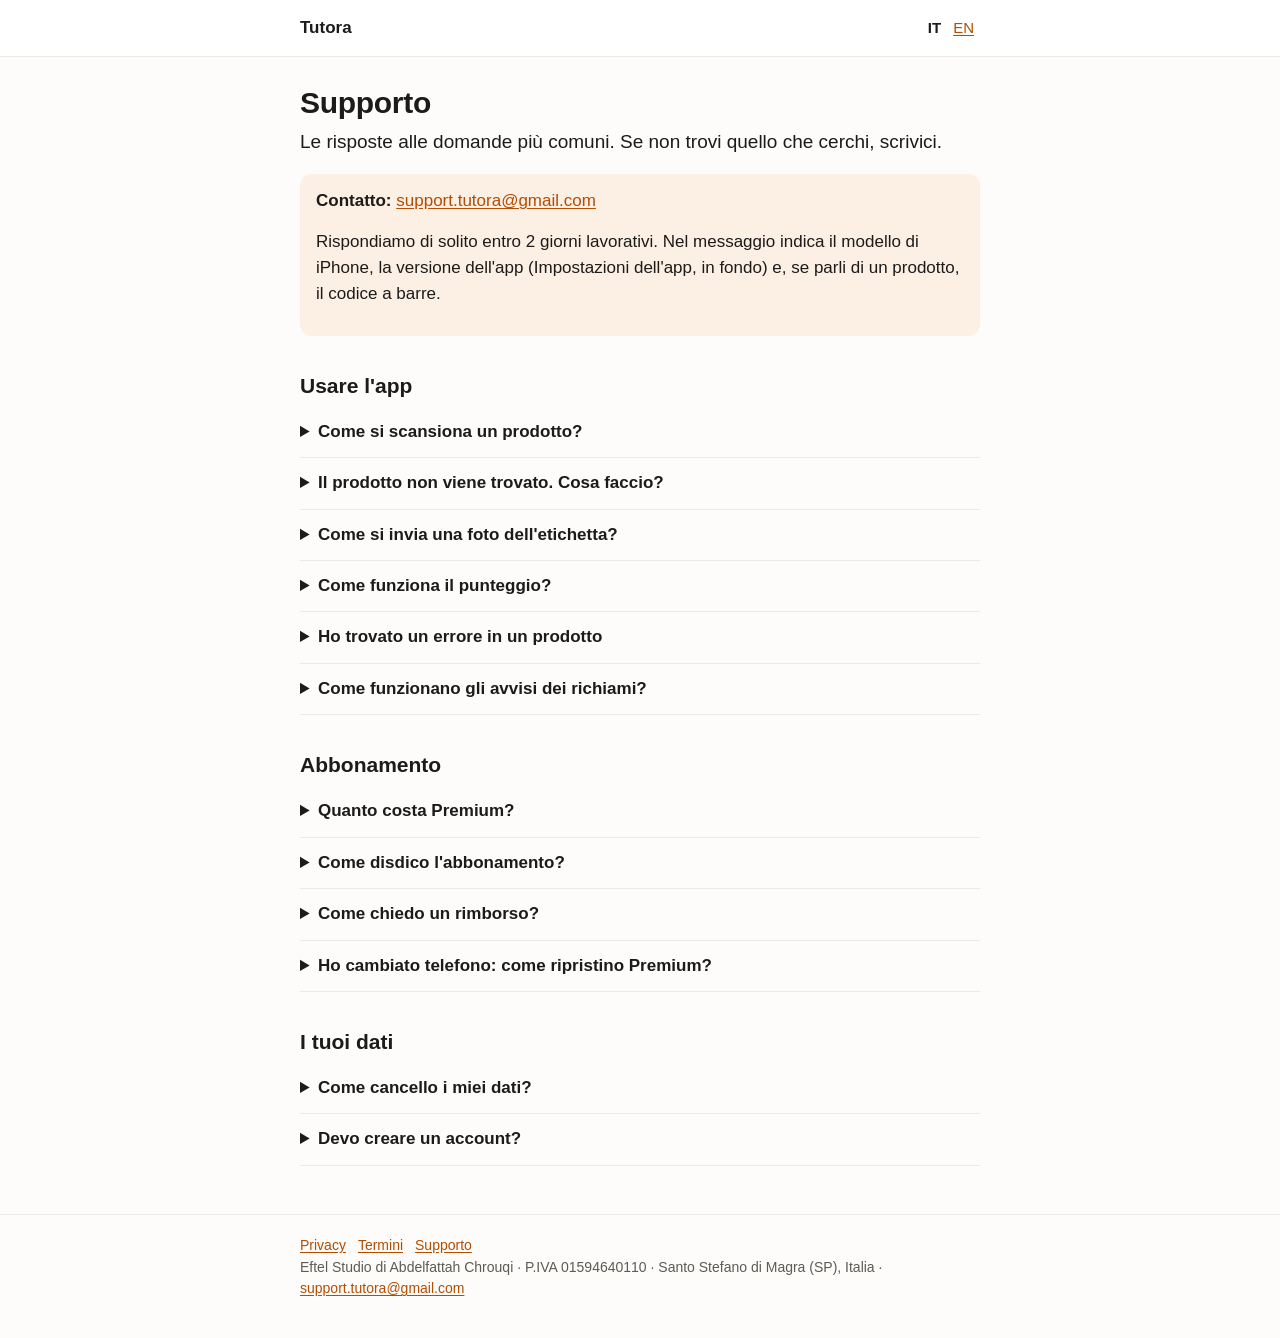
<file: supporto/index.html>
<!DOCTYPE html>
<html lang="it">
<head>
<meta charset="utf-8">
<meta name="viewport" content="width=device-width, initial-scale=1">
<title>Supporto · Tutora</title>
<link rel="stylesheet" href="../assets/style.css">
<link rel="alternate" hreflang="en" href="en/">
</head>
<body>
<header class="site"><div class="wrap">
  <a class="brand" href="../">Tutora</a>
  <nav class="lang" aria-label="Lingua"><span aria-current="page">IT</span><a href="en/" hreflang="en">EN</a></nav>
</div></header>

<main><div class="wrap">
<h1>Supporto</h1>
<p class="lead">Le risposte alle domande più comuni. Se non trovi quello che cerchi, scrivici.</p>

<div class="note">
<p><strong>Contatto:</strong> <a href="mailto:support.tutora@gmail.com">support.tutora@gmail.com</a></p>
<p>Rispondiamo di solito entro 2 giorni lavorativi. Nel messaggio indica il modello di iPhone, la versione dell'app (Impostazioni dell'app, in fondo) e, se parli di un prodotto, il codice a barre.</p>
</div>

<h2>Usare l'app</h2>

<details>
<summary>Come si scansiona un prodotto?</summary>
<p>Tocca il pulsante di scansione e inquadra il codice a barre della confezione. Tieni il telefono fermo a 10-20 cm, con buona luce. Il risultato arriva in pochi secondi.</p>
<p>La prima volta l'app chiede il permesso di usare la fotocamera. Se l'hai negato, attivalo in Impostazioni di iOS &gt; Tutora &gt; Fotocamera.</p>
</details>

<details>
<summary>Il prodotto non viene trovato. Cosa faccio?</summary>
<p>Vuol dire che non è ancora nel nostro database. Puoi aggiungerlo tu con una foto del retro della confezione: lo leggiamo e ti diamo il voto. Valutiamo solo alimenti per cani e gatti: altri prodotti non vengono letti.</p>
</details>

<details>
<summary>Come si invia una foto dell'etichetta?</summary>
<ol>
  <li>Dopo la scansione tocca "Fotografa il retro" (oppure "L'etichetta è diversa?" se il prodotto c'è ma è cambiato).</li>
  <li>Inquadra la parte con composizione, componenti analitici e additivi. Il testo deve essere a fuoco e senza riflessi.</li>
  <li>Se vuoi, aggiungi anche il fronte della confezione.</li>
  <li>Invia. Di solito il voto arriva in pochi secondi.</li>
</ol>
<p>Prima dell'invio togliamo dalla foto la posizione e gli altri dati nascosti. Se la lettura ha un dubbio vedi un "voto provvisorio": controlliamo noi prima di mostrarlo agli altri. Più dettagli nella <a href="../privacy/">Privacy Policy</a>.</p>
</details>

<details>
<summary>Come funziona il punteggio?</summary>
<p>Il voto va da 0 a 100 e guarda tre cose dell'etichetta: i valori nutrizionali, gli ingredienti e gli additivi, più un bonus per il biologico. Ogni punto tolto ha una spiegazione nell'app. Tutto è spiegato nell'app, in Profilo &gt; Informazioni &gt; Come calcoliamo il voto.</p>
<p>Il punteggio non è un parere veterinario. Per diete, allergie e malattie chiedi al tuo veterinario.</p>
</details>

<details>
<summary>Ho trovato un errore in un prodotto</summary>
<p>Le etichette cambiano. Usa "L'etichetta è diversa?" e invia una foto aggiornata, oppure scrivici con il codice a barre e una foto.</p>
</details>

<details>
<summary>Come funzionano gli avvisi dei richiami?</summary>
<p>Raccogliamo i richiami ufficiali di alimenti per cani e gatti e li controlliamo prima di pubblicarli. Puoi ricevere un avviso solo per i prodotti dei tuoi animali o per tutti i richiami. Attivali o spegnili in Impostazioni &gt; Richiami. Fa sempre fede l'avviso ufficiale, collegato in ogni richiamo.</p>
</details>

<h2>Abbonamento</h2>

<details>
<summary>Quanto costa Premium?</summary>
<p>In Italia: mensile 5,99 € al mese, annuale 25,99 € all'anno, entrambi con 3 giorni di prova gratuita; a vita 49,99 € con un pagamento unico. Il prezzo esatto nel tuo paese è quello mostrato dall'App Store prima di confermare.</p>
</details>

<details>
<summary>Come disdico l'abbonamento?</summary>
<p>Gli abbonamenti li gestisce Apple. Su iPhone: Impostazioni di iOS &gt; [il tuo nome] &gt; Abbonamenti &gt; Tutora &gt; Annulla abbonamento. Fallo almeno 24 ore prima della fine del periodo (o della prova), altrimenti si rinnova. Cancellare l'app non disdice l'abbonamento.</p>
<p>Guida di Apple: <a href="https://support.apple.com/it-it/118428" rel="noopener">Annullare un abbonamento</a>.</p>
</details>

<details>
<summary>Come chiedo un rimborso?</summary>
<p>I rimborsi li decide Apple. Vai su <a href="https://reportaproblem.apple.com" rel="noopener">reportaproblem.apple.com</a>, accedi con il tuo Apple ID e scegli l'acquisto.</p>
</details>

<details>
<summary>Ho cambiato telefono: come ripristino Premium?</summary>
<p>Accedi con lo stesso Apple ID usato per l'acquisto, apri l'app, vai su Premium e tocca "Ripristina acquisti". Se non funziona, scrivici.</p>
</details>

<h2>I tuoi dati</h2>

<details>
<summary>Come cancello i miei dati?</summary>
<p>Nell'app: Impostazioni &gt; Elimina i miei dati. Cancelliamo l'account anonimo, le scansioni, le foto inviate e le preferenze. In alternativa scrivi a <a href="mailto:support.tutora@gmail.com">support.tutora@gmail.com</a>.</p>
<p>La cancellazione dei dati non disdice l'abbonamento: fallo dalle impostazioni del tuo Apple ID.</p>
</details>

<details>
<summary>Devo creare un account?</summary>
<p>No. L'app crea da sola un account anonimo, senza email né password. Il profilo del tuo animale resta sul telefono.</p>
</details>
</div></main>

<footer class="site"><div class="wrap">
  <nav><a href="../privacy/">Privacy</a><a href="../termini/">Termini</a><a href="../supporto/">Supporto</a></nav>
  <p>Eftel Studio di Abdelfattah Chrouqi · P.IVA 01594640110 · Santo Stefano di Magra (SP), Italia · <a href="mailto:support.tutora@gmail.com">support.tutora@gmail.com</a></p>
</div></footer>
</body>
</html>
</file>
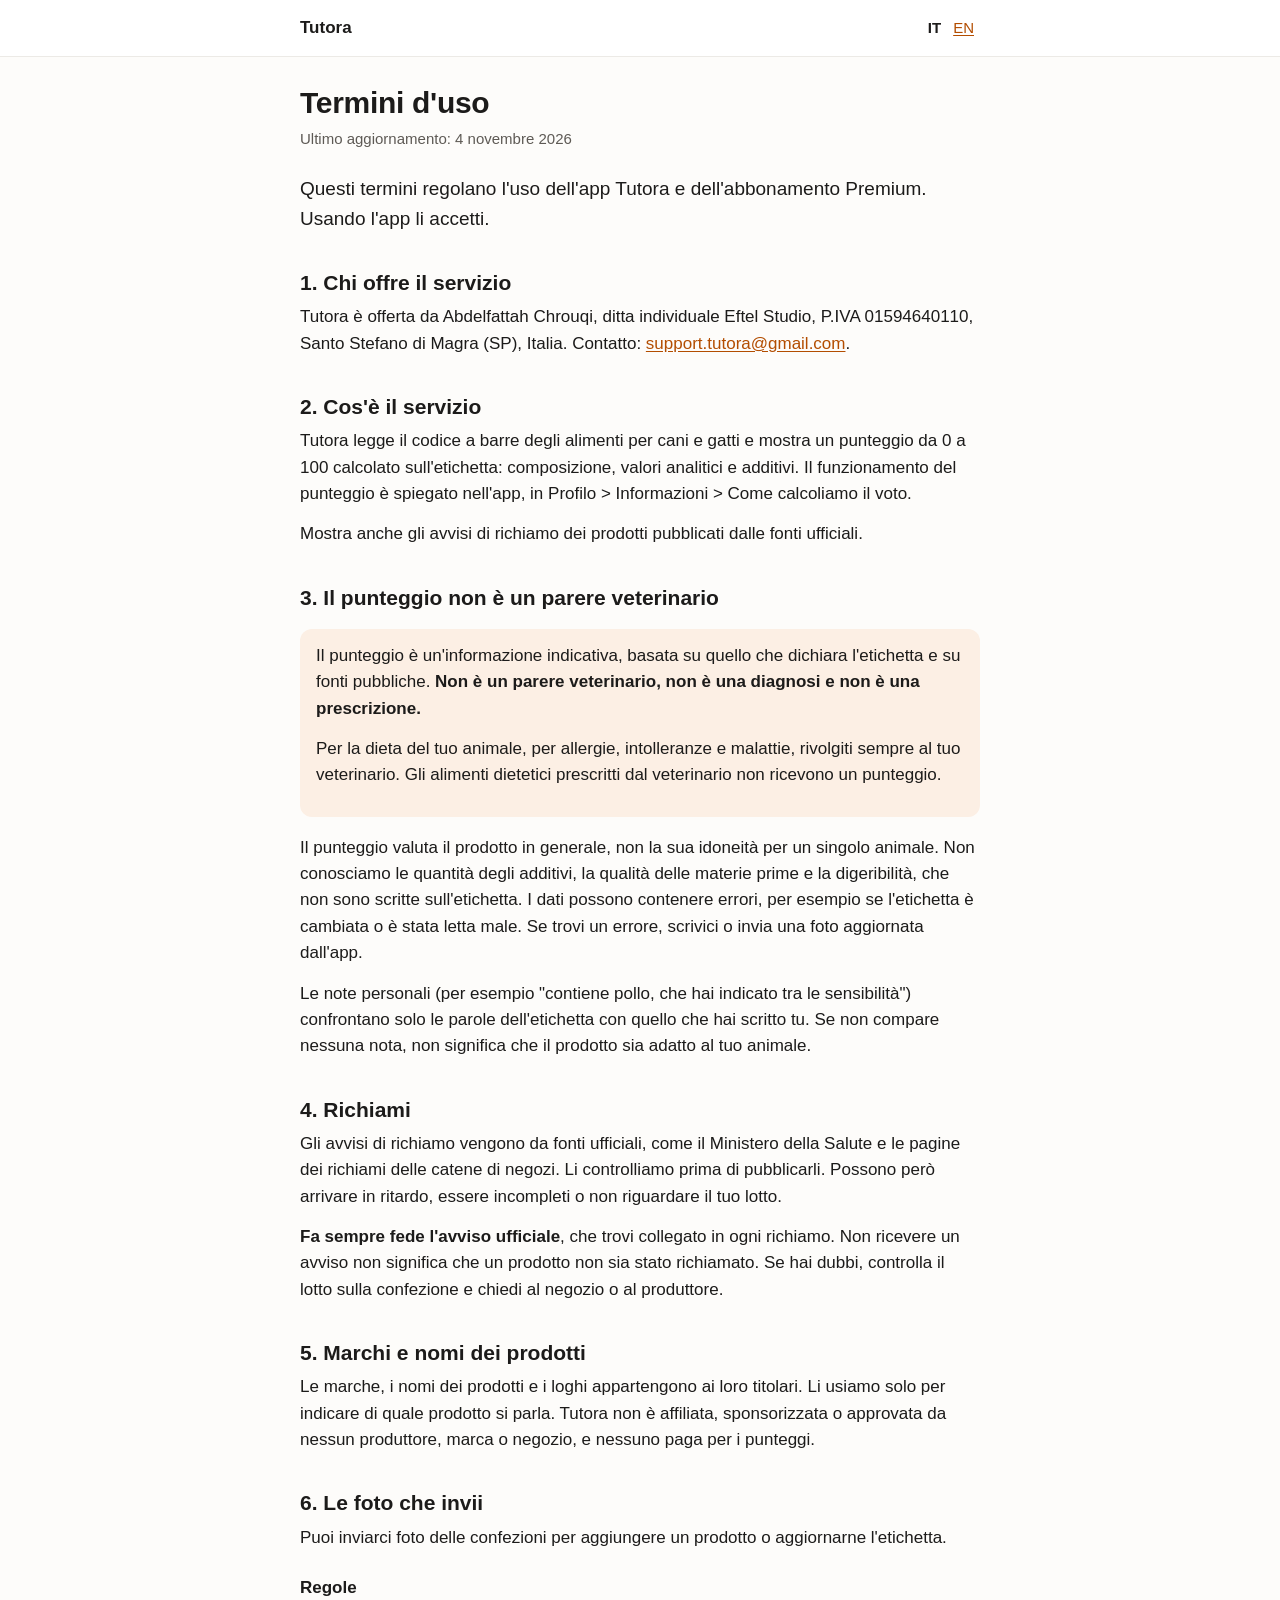
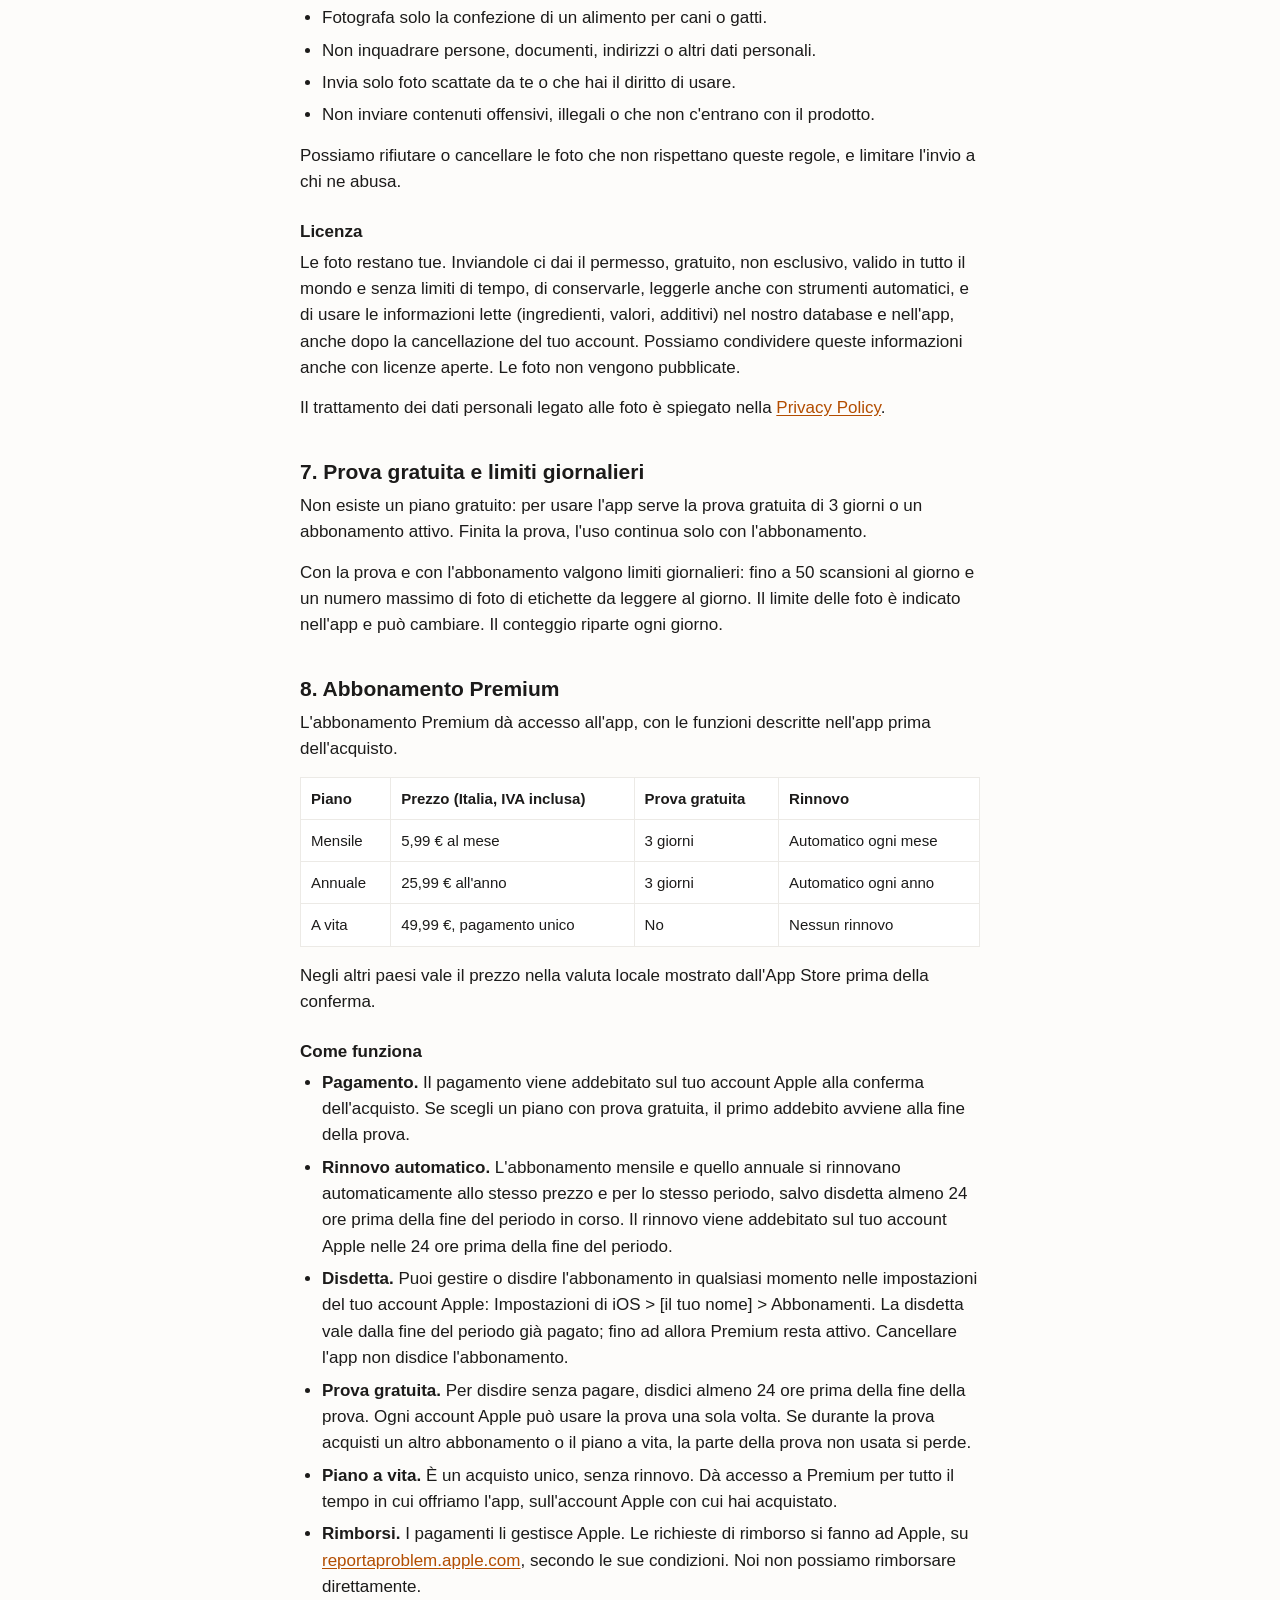
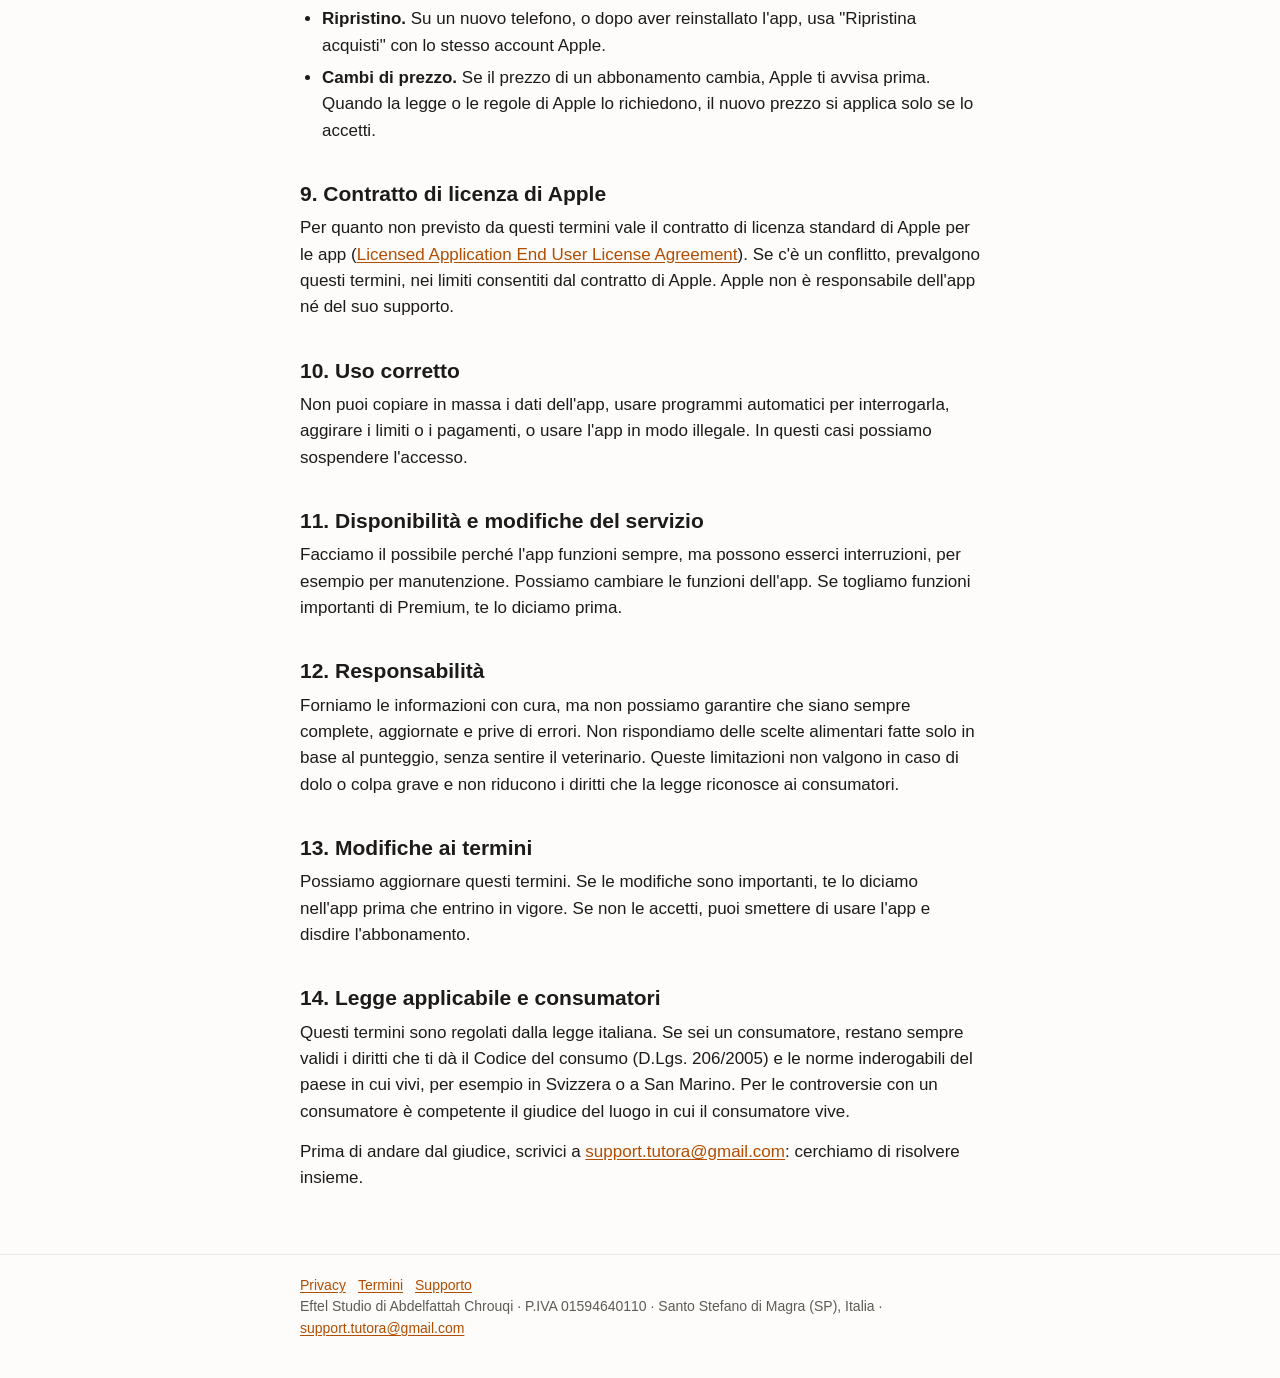
<file: termini/index.html>
<!DOCTYPE html>
<html lang="it">
<head>
<meta charset="utf-8">
<meta name="viewport" content="width=device-width, initial-scale=1">
<title>Termini d'uso · Tutora</title>
<link rel="stylesheet" href="../assets/style.css">
<link rel="alternate" hreflang="en" href="en/">
</head>
<body>
<header class="site"><div class="wrap">
  <a class="brand" href="../">Tutora</a>
  <nav class="lang" aria-label="Lingua"><span aria-current="page">IT</span><a href="en/" hreflang="en">EN</a></nav>
</div></header>

<main><div class="wrap">
<h1>Termini d'uso</h1>
<p class="updated">Ultimo aggiornamento: 4 novembre 2026</p>

<p class="lead">Questi termini regolano l'uso dell'app Tutora e dell'abbonamento Premium. Usando l'app li accetti.</p>

<h2>1. Chi offre il servizio</h2>
<p>Tutora è offerta da Abdelfattah Chrouqi, ditta individuale Eftel Studio, P.IVA 01594640110, Santo Stefano di Magra (SP), Italia. Contatto: <a href="mailto:support.tutora@gmail.com">support.tutora@gmail.com</a>.</p>

<h2>2. Cos'è il servizio</h2>
<p>Tutora legge il codice a barre degli alimenti per cani e gatti e mostra un punteggio da 0 a 100 calcolato sull'etichetta: composizione, valori analitici e additivi. Il funzionamento del punteggio è spiegato nell'app, in Profilo &gt; Informazioni &gt; Come calcoliamo il voto.</p>
<p>Mostra anche gli avvisi di richiamo dei prodotti pubblicati dalle fonti ufficiali.</p>

<h2>3. Il punteggio non è un parere veterinario</h2>
<div class="note">
<p>Il punteggio è un'informazione indicativa, basata su quello che dichiara l'etichetta e su fonti pubbliche. <strong>Non è un parere veterinario, non è una diagnosi e non è una prescrizione.</strong></p>
<p>Per la dieta del tuo animale, per allergie, intolleranze e malattie, rivolgiti sempre al tuo veterinario. Gli alimenti dietetici prescritti dal veterinario non ricevono un punteggio.</p>
</div>
<p>Il punteggio valuta il prodotto in generale, non la sua idoneità per un singolo animale. Non conosciamo le quantità degli additivi, la qualità delle materie prime e la digeribilità, che non sono scritte sull'etichetta. I dati possono contenere errori, per esempio se l'etichetta è cambiata o è stata letta male. Se trovi un errore, scrivici o invia una foto aggiornata dall'app.</p>
<p>Le note personali (per esempio "contiene pollo, che hai indicato tra le sensibilità") confrontano solo le parole dell'etichetta con quello che hai scritto tu. Se non compare nessuna nota, non significa che il prodotto sia adatto al tuo animale.</p>

<h2>4. Richiami</h2>
<p>Gli avvisi di richiamo vengono da fonti ufficiali, come il Ministero della Salute e le pagine dei richiami delle catene di negozi. Li controlliamo prima di pubblicarli. Possono però arrivare in ritardo, essere incompleti o non riguardare il tuo lotto.</p>
<p><strong>Fa sempre fede l'avviso ufficiale</strong>, che trovi collegato in ogni richiamo. Non ricevere un avviso non significa che un prodotto non sia stato richiamato. Se hai dubbi, controlla il lotto sulla confezione e chiedi al negozio o al produttore.</p>

<h2>5. Marchi e nomi dei prodotti</h2>
<p>Le marche, i nomi dei prodotti e i loghi appartengono ai loro titolari. Li usiamo solo per indicare di quale prodotto si parla. Tutora non è affiliata, sponsorizzata o approvata da nessun produttore, marca o negozio, e nessuno paga per i punteggi.</p>

<h2>6. Le foto che invii</h2>
<p>Puoi inviarci foto delle confezioni per aggiungere un prodotto o aggiornarne l'etichetta.</p>
<h3>Regole</h3>
<ul>
  <li>Fotografa solo la confezione di un alimento per cani o gatti.</li>
  <li>Non inquadrare persone, documenti, indirizzi o altri dati personali.</li>
  <li>Invia solo foto scattate da te o che hai il diritto di usare.</li>
  <li>Non inviare contenuti offensivi, illegali o che non c'entrano con il prodotto.</li>
</ul>
<p>Possiamo rifiutare o cancellare le foto che non rispettano queste regole, e limitare l'invio a chi ne abusa.</p>
<h3>Licenza</h3>
<p>Le foto restano tue. Inviandole ci dai il permesso, gratuito, non esclusivo, valido in tutto il mondo e senza limiti di tempo, di conservarle, leggerle anche con strumenti automatici, e di usare le informazioni lette (ingredienti, valori, additivi) nel nostro database e nell'app, anche dopo la cancellazione del tuo account. Possiamo condividere queste informazioni anche con licenze aperte. Le foto non vengono pubblicate.</p>
<p>Il trattamento dei dati personali legato alle foto è spiegato nella <a href="../privacy/">Privacy Policy</a>.</p>

<h2>7. Prova gratuita e limiti giornalieri</h2>
<p>Non esiste un piano gratuito: per usare l'app serve la prova gratuita di 3 giorni o un abbonamento attivo. Finita la prova, l'uso continua solo con l'abbonamento.</p>
<p>Con la prova e con l'abbonamento valgono limiti giornalieri: fino a 50 scansioni al giorno e un numero massimo di foto di etichette da leggere al giorno. Il limite delle foto è indicato nell'app e può cambiare. Il conteggio riparte ogni giorno.</p>

<h2>8. Abbonamento Premium</h2>
<p>L'abbonamento Premium dà accesso all'app, con le funzioni descritte nell'app prima dell'acquisto.</p>
<div class="table-wrap"><table>
<thead><tr><th>Piano</th><th>Prezzo (Italia, IVA inclusa)</th><th>Prova gratuita</th><th>Rinnovo</th></tr></thead>
<tbody>
<tr><td>Mensile</td><td>5,99 € al mese</td><td>3 giorni</td><td>Automatico ogni mese</td></tr>
<tr><td>Annuale</td><td>25,99 € all'anno</td><td>3 giorni</td><td>Automatico ogni anno</td></tr>
<tr><td>A vita</td><td>49,99 €, pagamento unico</td><td>No</td><td>Nessun rinnovo</td></tr>
</tbody>
</table></div>
<p>Negli altri paesi vale il prezzo nella valuta locale mostrato dall'App Store prima della conferma.</p>
<h3>Come funziona</h3>
<ul>
  <li><strong>Pagamento.</strong> Il pagamento viene addebitato sul tuo account Apple alla conferma dell'acquisto. Se scegli un piano con prova gratuita, il primo addebito avviene alla fine della prova.</li>
  <li><strong>Rinnovo automatico.</strong> L'abbonamento mensile e quello annuale si rinnovano automaticamente allo stesso prezzo e per lo stesso periodo, salvo disdetta almeno 24 ore prima della fine del periodo in corso. Il rinnovo viene addebitato sul tuo account Apple nelle 24 ore prima della fine del periodo.</li>
  <li><strong>Disdetta.</strong> Puoi gestire o disdire l'abbonamento in qualsiasi momento nelle impostazioni del tuo account Apple: Impostazioni di iOS &gt; [il tuo nome] &gt; Abbonamenti. La disdetta vale dalla fine del periodo già pagato; fino ad allora Premium resta attivo. Cancellare l'app non disdice l'abbonamento.</li>
  <li><strong>Prova gratuita.</strong> Per disdire senza pagare, disdici almeno 24 ore prima della fine della prova. Ogni account Apple può usare la prova una sola volta. Se durante la prova acquisti un altro abbonamento o il piano a vita, la parte della prova non usata si perde.</li>
  <li><strong>Piano a vita.</strong> È un acquisto unico, senza rinnovo. Dà accesso a Premium per tutto il tempo in cui offriamo l'app, sull'account Apple con cui hai acquistato.</li>
  <li><strong>Rimborsi.</strong> I pagamenti li gestisce Apple. Le richieste di rimborso si fanno ad Apple, su <a href="https://reportaproblem.apple.com" rel="noopener">reportaproblem.apple.com</a>, secondo le sue condizioni. Noi non possiamo rimborsare direttamente.</li>
  <li><strong>Ripristino.</strong> Su un nuovo telefono, o dopo aver reinstallato l'app, usa "Ripristina acquisti" con lo stesso account Apple.</li>
  <li><strong>Cambi di prezzo.</strong> Se il prezzo di un abbonamento cambia, Apple ti avvisa prima. Quando la legge o le regole di Apple lo richiedono, il nuovo prezzo si applica solo se lo accetti.</li>
</ul>

<h2>9. Contratto di licenza di Apple</h2>
<p>Per quanto non previsto da questi termini vale il contratto di licenza standard di Apple per le app (<a href="https://www.apple.com/legal/internet-services/itunes/dev/stdeula/" rel="noopener">Licensed Application End User License Agreement</a>). Se c'è un conflitto, prevalgono questi termini, nei limiti consentiti dal contratto di Apple. Apple non è responsabile dell'app né del suo supporto.</p>

<h2>10. Uso corretto</h2>
<p>Non puoi copiare in massa i dati dell'app, usare programmi automatici per interrogarla, aggirare i limiti o i pagamenti, o usare l'app in modo illegale. In questi casi possiamo sospendere l'accesso.</p>

<h2>11. Disponibilità e modifiche del servizio</h2>
<p>Facciamo il possibile perché l'app funzioni sempre, ma possono esserci interruzioni, per esempio per manutenzione. Possiamo cambiare le funzioni dell'app. Se togliamo funzioni importanti di Premium, te lo diciamo prima.</p>

<h2>12. Responsabilità</h2>
<p>Forniamo le informazioni con cura, ma non possiamo garantire che siano sempre complete, aggiornate e prive di errori. Non rispondiamo delle scelte alimentari fatte solo in base al punteggio, senza sentire il veterinario. Queste limitazioni non valgono in caso di dolo o colpa grave e non riducono i diritti che la legge riconosce ai consumatori.</p>

<h2>13. Modifiche ai termini</h2>
<p>Possiamo aggiornare questi termini. Se le modifiche sono importanti, te lo diciamo nell'app prima che entrino in vigore. Se non le accetti, puoi smettere di usare l'app e disdire l'abbonamento.</p>

<h2>14. Legge applicabile e consumatori</h2>
<p>Questi termini sono regolati dalla legge italiana. Se sei un consumatore, restano sempre validi i diritti che ti dà il Codice del consumo (D.Lgs. 206/2005) e le norme inderogabili del paese in cui vivi, per esempio in Svizzera o a San Marino. Per le controversie con un consumatore è competente il giudice del luogo in cui il consumatore vive.</p>
<p>Prima di andare dal giudice, scrivici a <a href="mailto:support.tutora@gmail.com">support.tutora@gmail.com</a>: cerchiamo di risolvere insieme.</p>
</div></main>

<footer class="site"><div class="wrap">
  <nav><a href="../privacy/">Privacy</a><a href="../termini/">Termini</a><a href="../supporto/">Supporto</a></nav>
  <p>Eftel Studio di Abdelfattah Chrouqi · P.IVA 01594640110 · Santo Stefano di Magra (SP), Italia · <a href="mailto:support.tutora@gmail.com">support.tutora@gmail.com</a></p>
</div></footer>
</body>
</html>
</file>
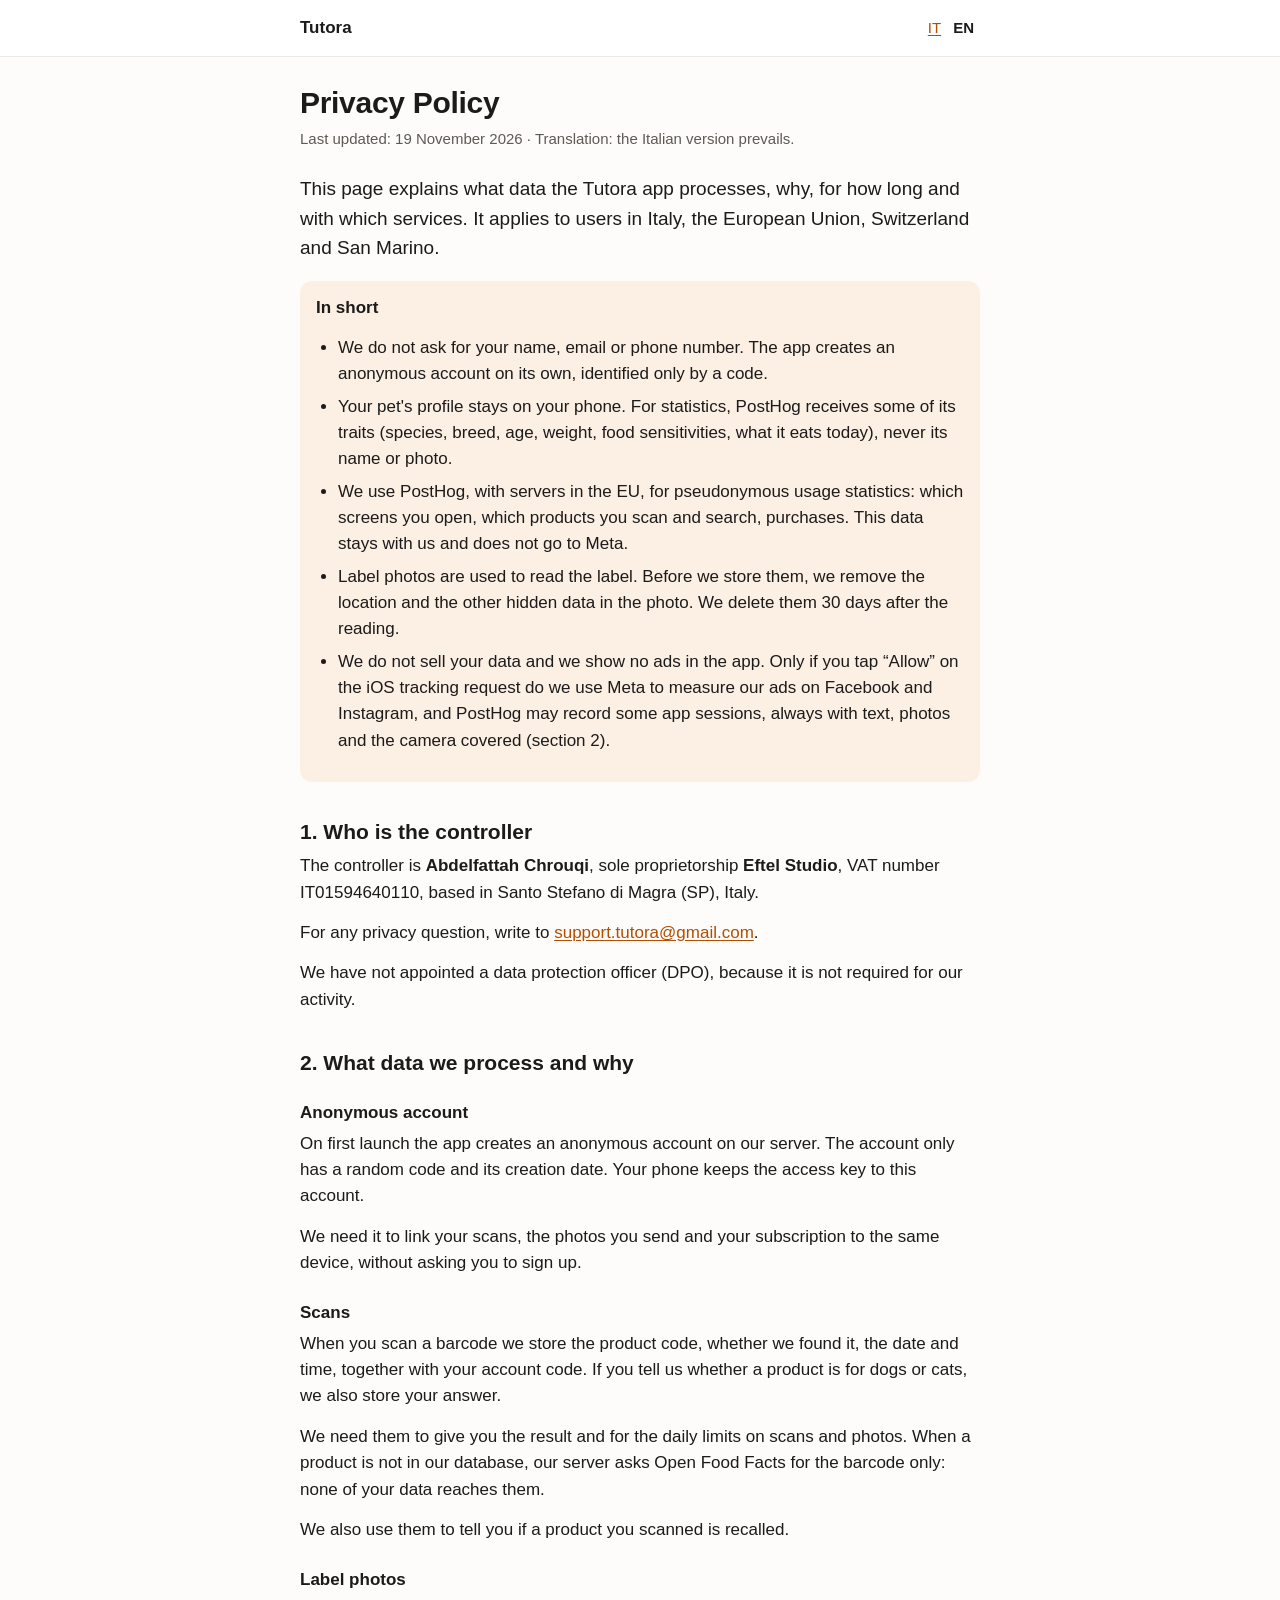
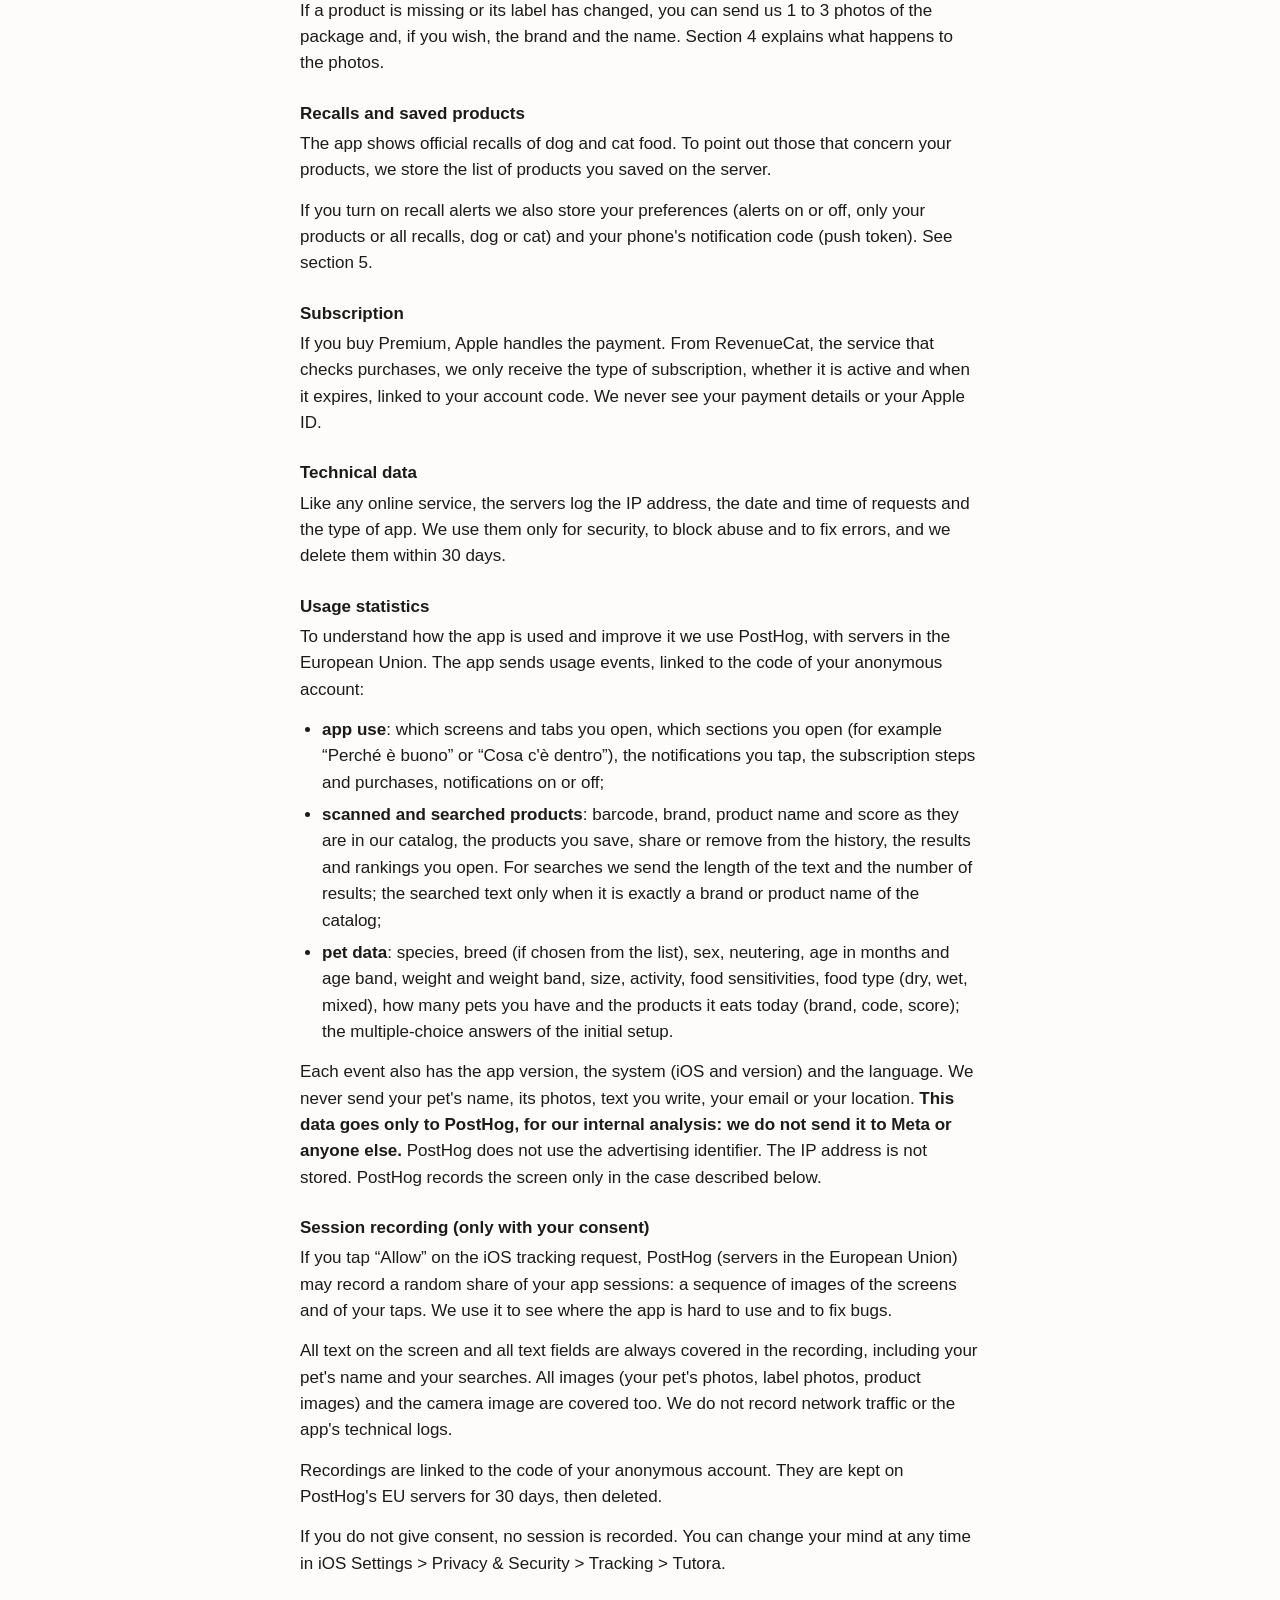
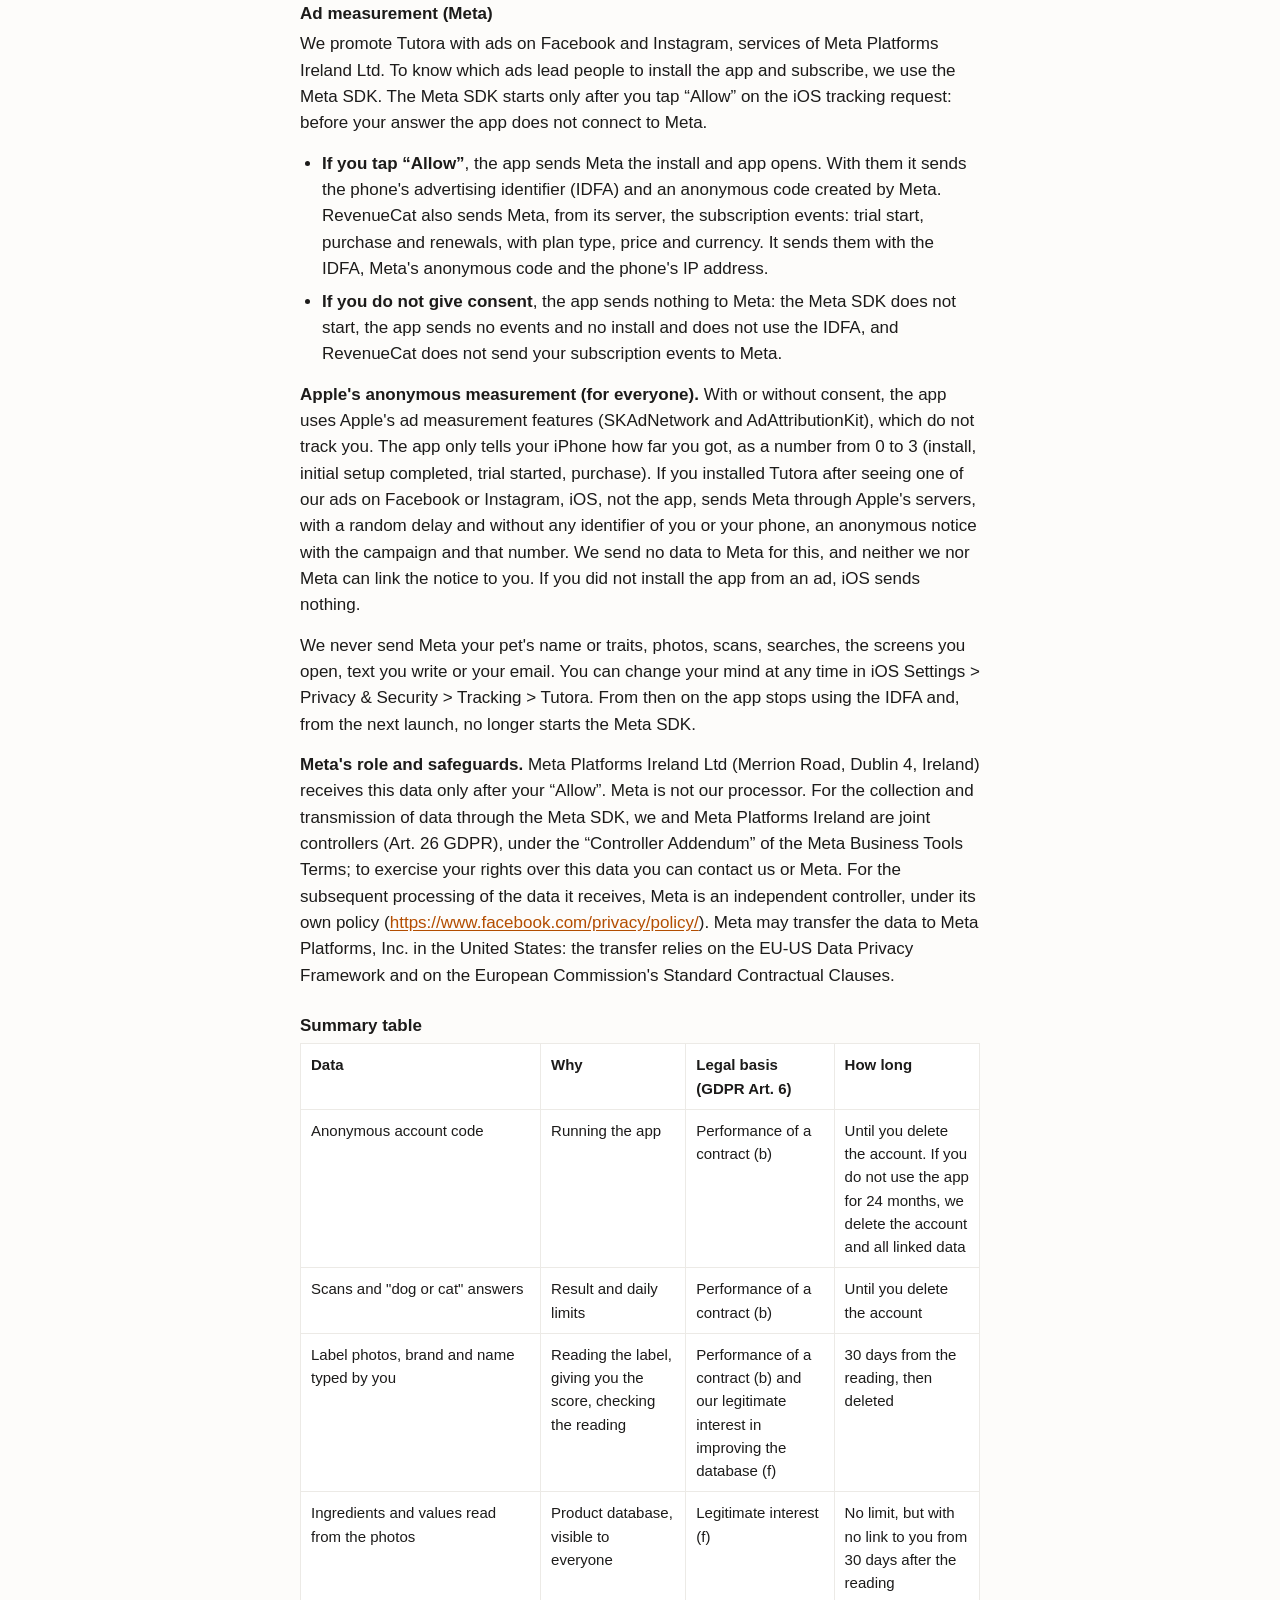
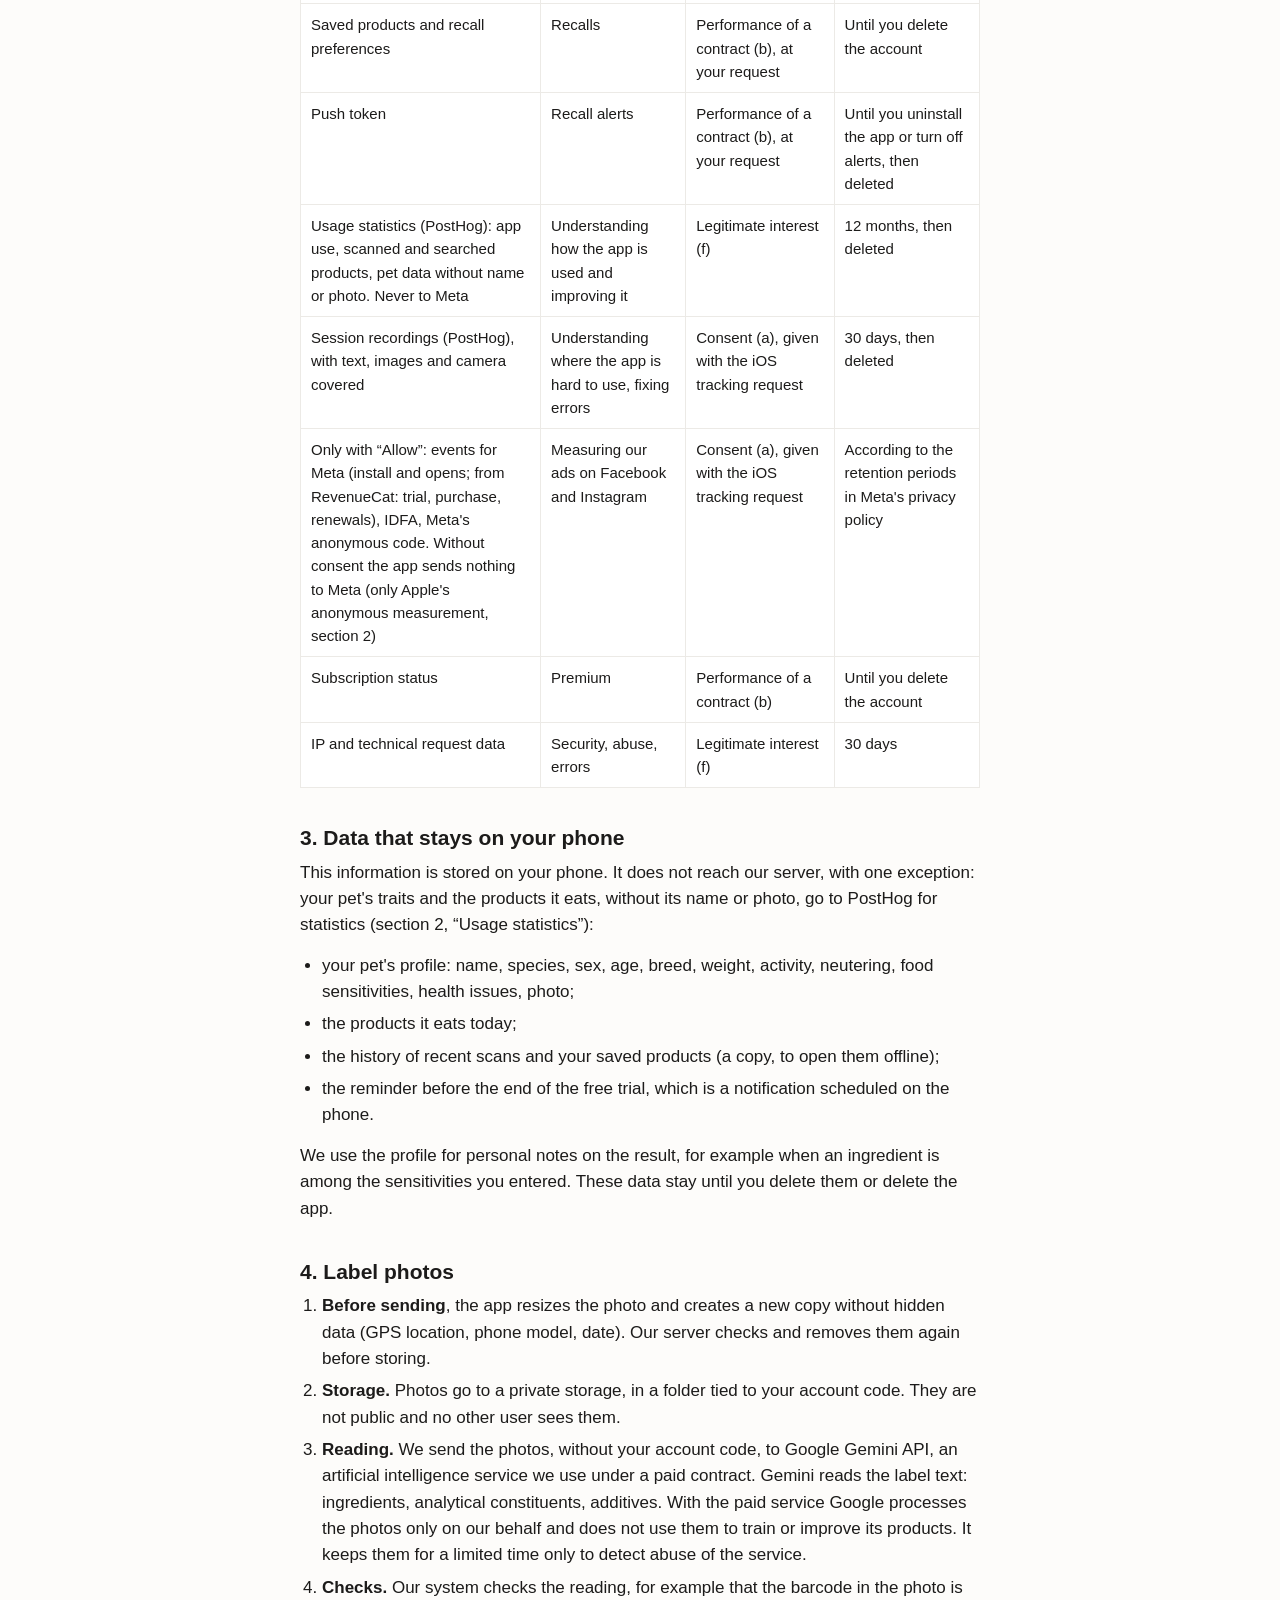
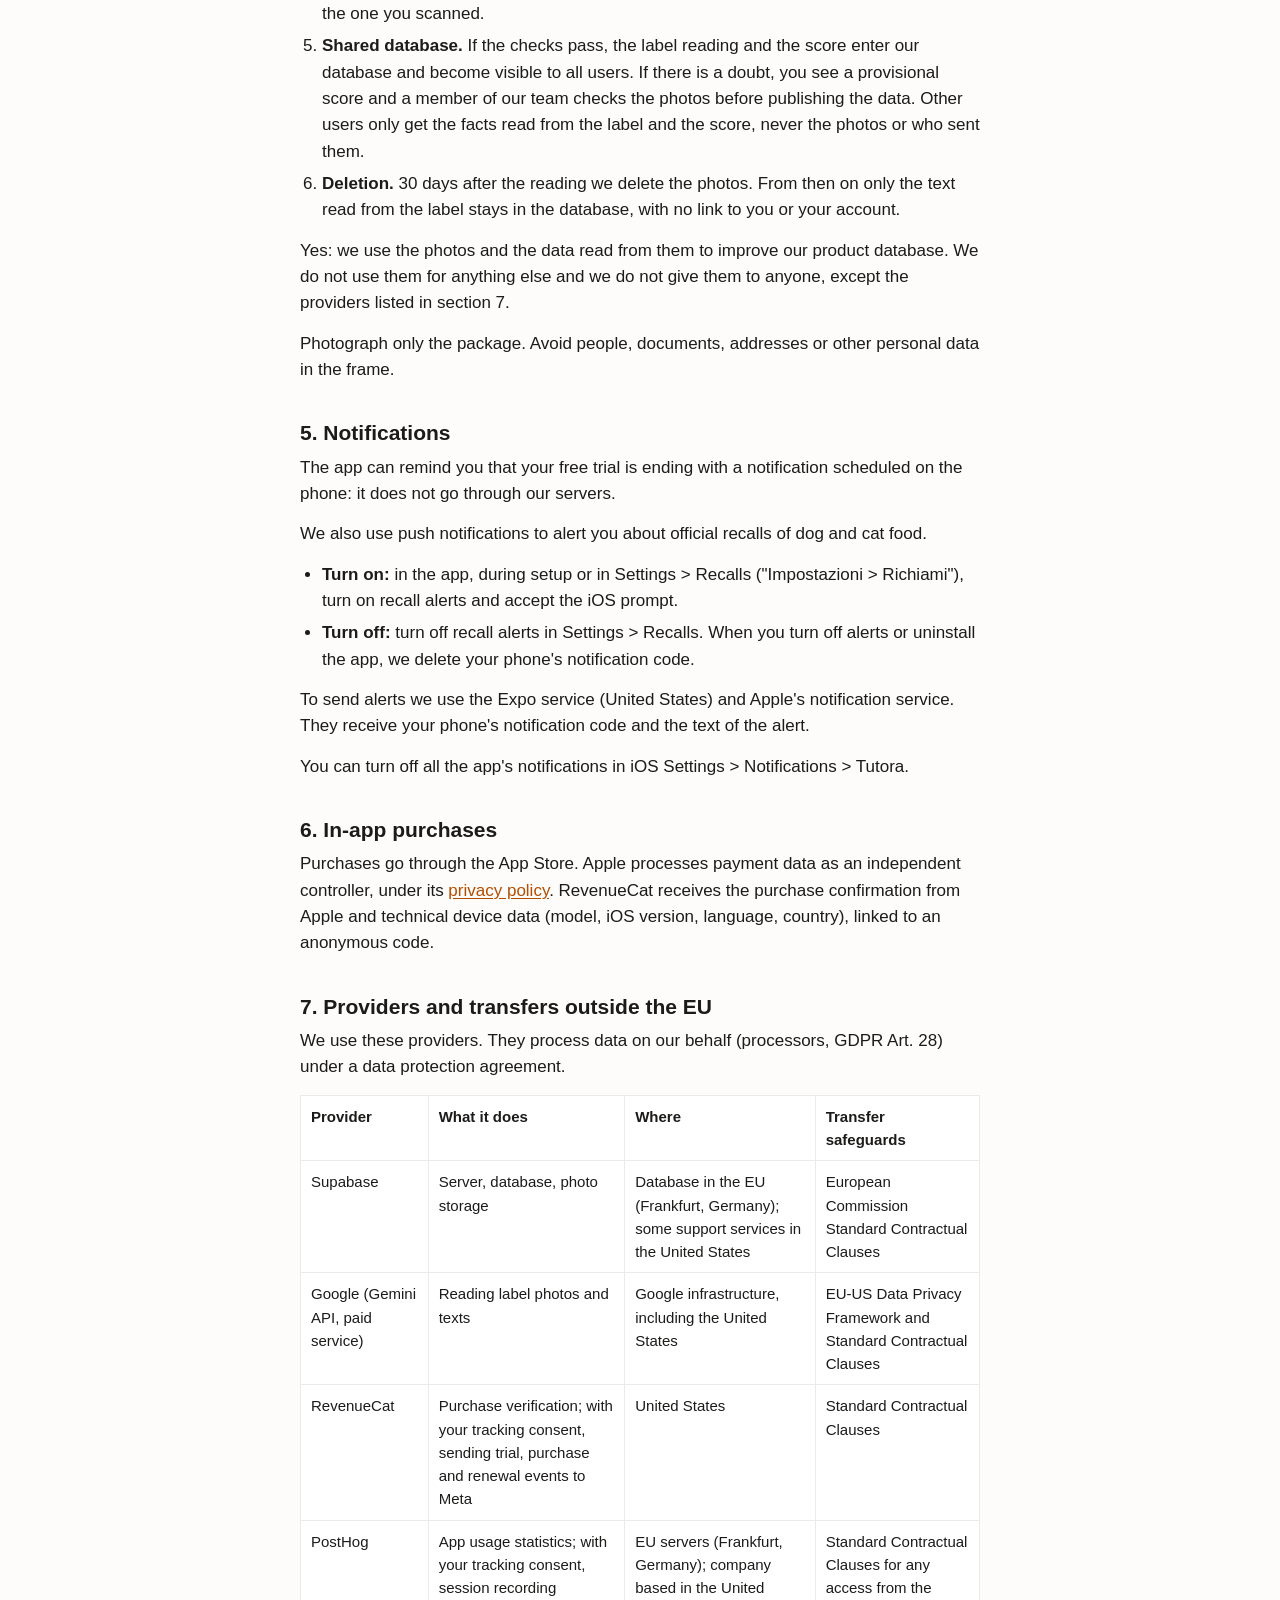
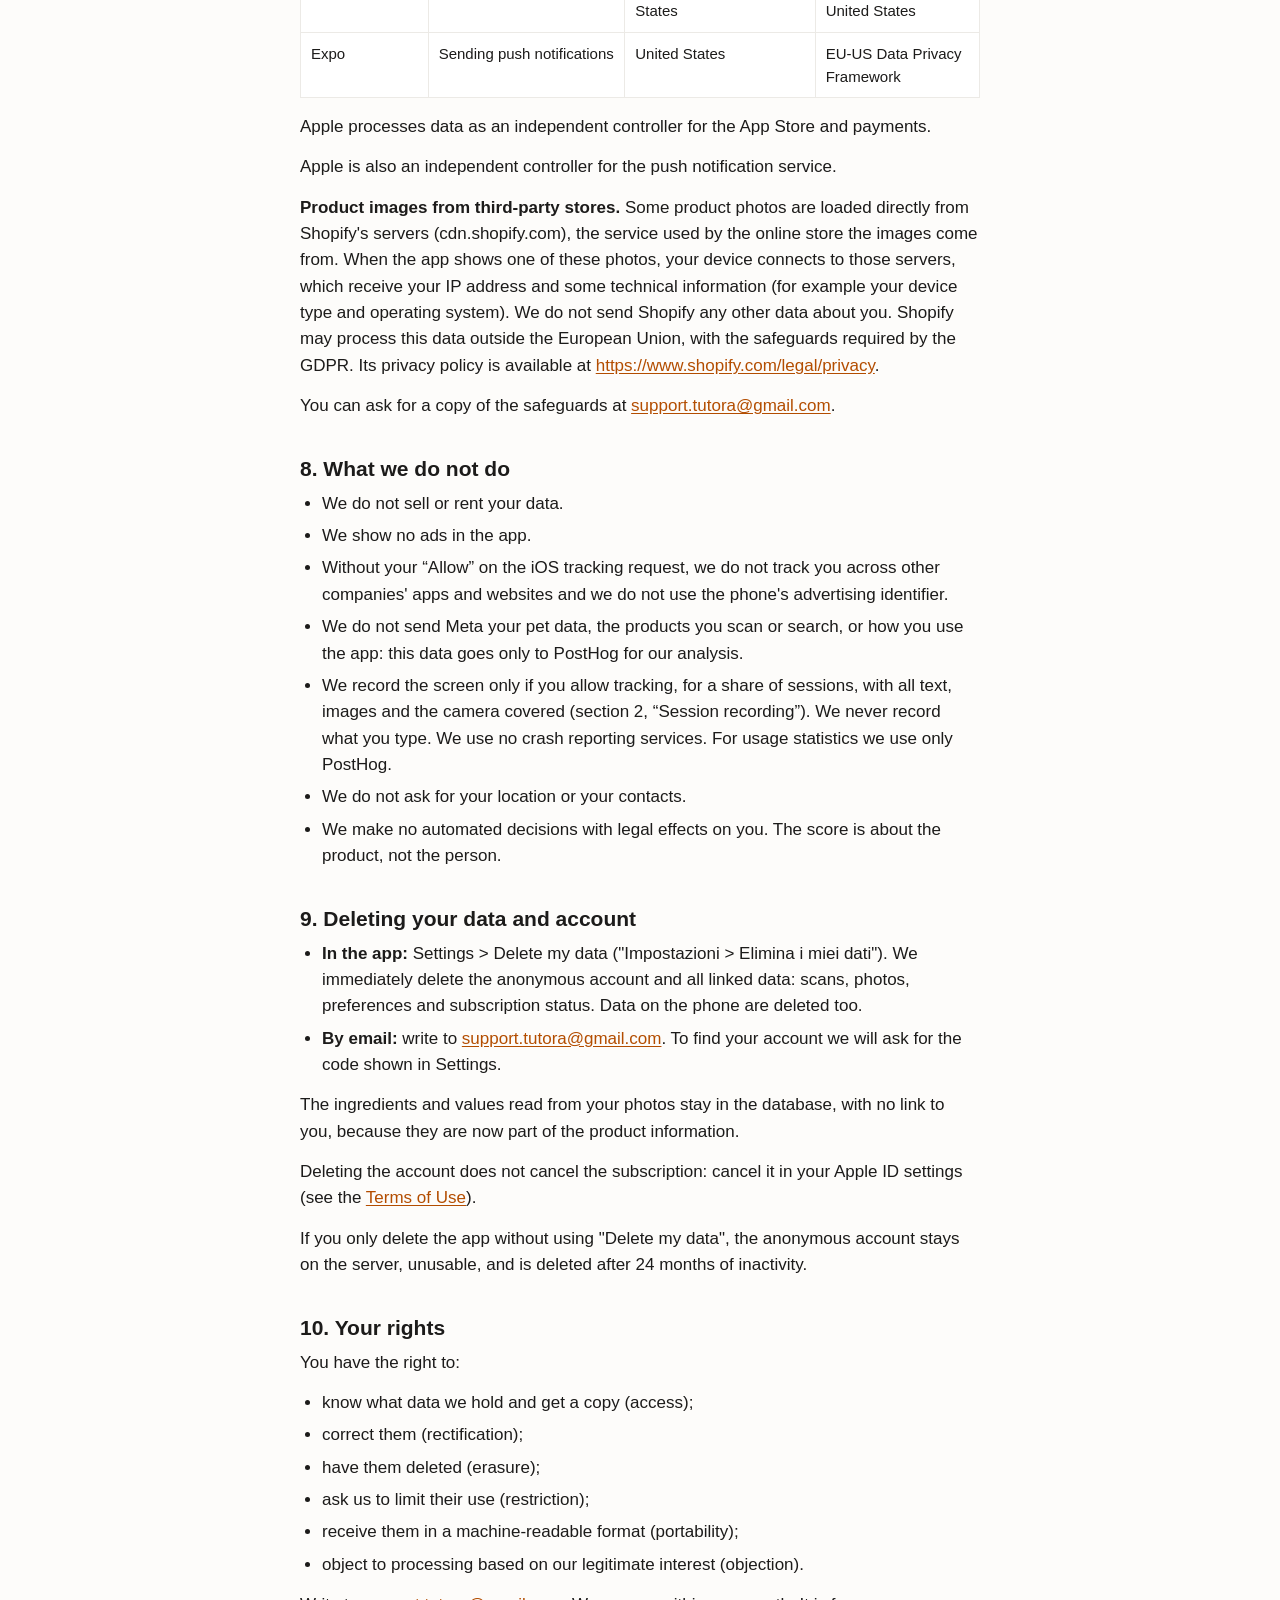
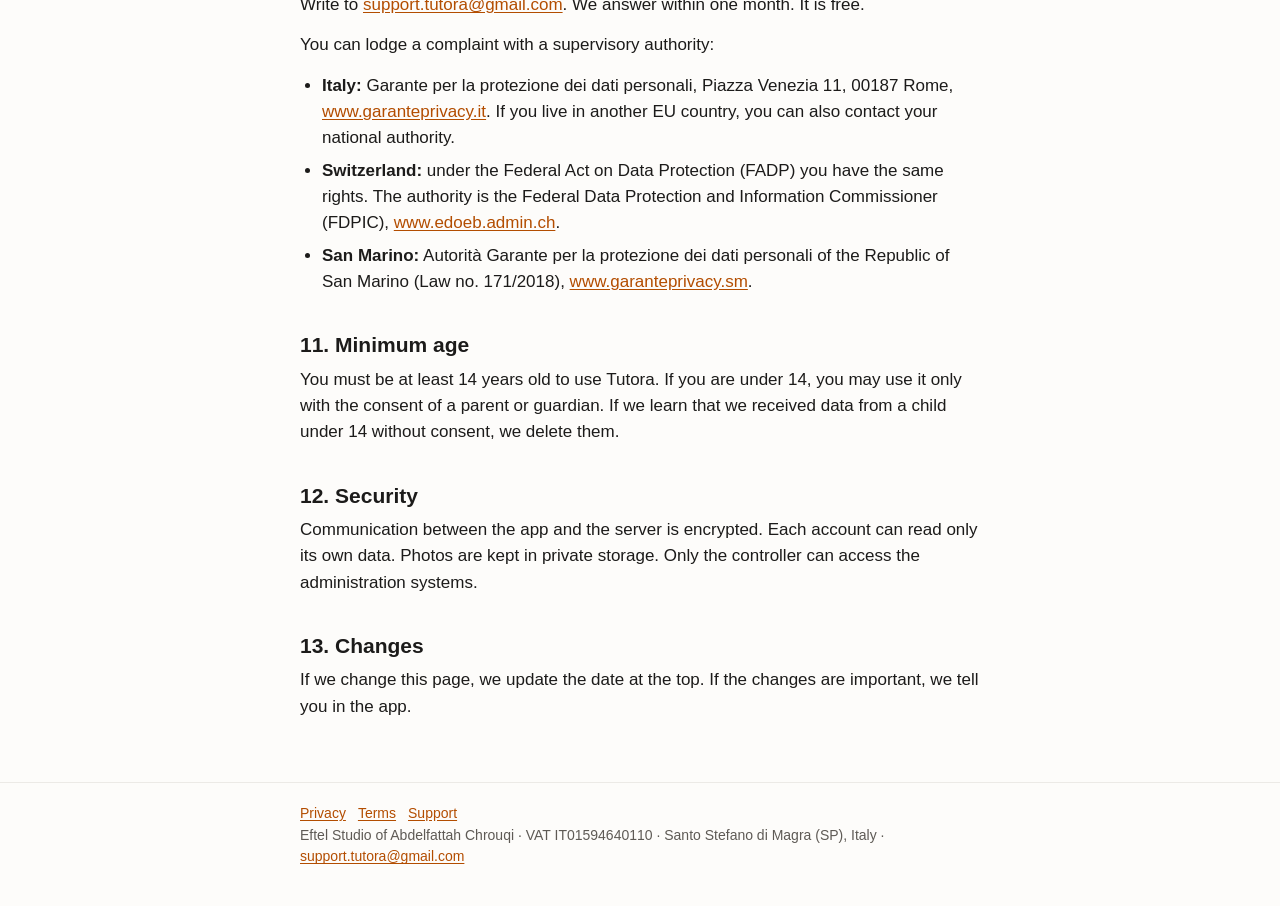
<file: privacy/en/index.html>
<!DOCTYPE html>
<html lang="en">
<head>
<meta charset="utf-8">
<meta name="viewport" content="width=device-width, initial-scale=1">
<title>Privacy Policy · Tutora</title>
<link rel="stylesheet" href="../../assets/style.css">
<link rel="alternate" hreflang="it" href="../">
</head>
<body>
<header class="site"><div class="wrap">
  <a class="brand" href="../../en/">Tutora</a>
  <nav class="lang" aria-label="Language"><a href="../" hreflang="it">IT</a><span aria-current="page">EN</span></nav>
</div></header>

<main><div class="wrap">
<h1>Privacy Policy</h1>
<p class="updated">Last updated: 19 November 2026 · Translation: the Italian version prevails.</p>

<p class="lead">This page explains what data the Tutora app processes, why, for how long and with which services. It applies to users in Italy, the European Union, Switzerland and San Marino.</p>

<div class="note">
<p><strong>In short</strong></p>
<ul>
  <li>We do not ask for your name, email or phone number. The app creates an anonymous account on its own, identified only by a code.</li>
  <li>Your pet's profile stays on your phone. For statistics, PostHog receives some of its traits (species, breed, age, weight, food sensitivities, what it eats today), never its name or photo.</li>
  <li>We use PostHog, with servers in the EU, for pseudonymous usage statistics: which screens you open, which products you scan and search, purchases. This data stays with us and does not go to Meta.</li>
  <li>Label photos are used to read the label. Before we store them, we remove the location and the other hidden data in the photo. We delete them 30 days after the reading.</li>
  <li>We do not sell your data and we show no ads in the app. Only if you tap “Allow” on the iOS tracking request do we use Meta to measure our ads on Facebook and Instagram, and PostHog may record some app sessions, always with text, photos and the camera covered (section 2).</li>
</ul>
</div>

<h2>1. Who is the controller</h2>
<p>The controller is <strong>Abdelfattah Chrouqi</strong>, sole proprietorship <strong>Eftel Studio</strong>, VAT number IT01594640110, based in Santo Stefano di Magra (SP), Italy.</p>
<p>For any privacy question, write to <a href="mailto:support.tutora@gmail.com">support.tutora@gmail.com</a>.</p>
<p>We have not appointed a data protection officer (DPO), because it is not required for our activity.</p>

<h2>2. What data we process and why</h2>

<h3>Anonymous account</h3>
<p>On first launch the app creates an anonymous account on our server. The account only has a random code and its creation date. Your phone keeps the access key to this account.</p>
<p>We need it to link your scans, the photos you send and your subscription to the same device, without asking you to sign up.</p>

<h3>Scans</h3>
<p>When you scan a barcode we store the product code, whether we found it, the date and time, together with your account code. If you tell us whether a product is for dogs or cats, we also store your answer.</p>
<p>We need them to give you the result and for the daily limits on scans and photos. When a product is not in our database, our server asks Open Food Facts for the barcode only: none of your data reaches them.</p>
<p>We also use them to tell you if a product you scanned is recalled.</p>

<h3>Label photos</h3>
<p>If a product is missing or its label has changed, you can send us 1 to 3 photos of the package and, if you wish, the brand and the name. Section 4 explains what happens to the photos.</p>

<h3>Recalls and saved products</h3>
<p>The app shows official recalls of dog and cat food. To point out those that concern your products, we store the list of products you saved on the server.</p>
<p>If you turn on recall alerts we also store your preferences (alerts on or off, only your products or all recalls, dog or cat) and your phone's notification code (push token). See section 5.</p>

<h3>Subscription</h3>
<p>If you buy Premium, Apple handles the payment. From RevenueCat, the service that checks purchases, we only receive the type of subscription, whether it is active and when it expires, linked to your account code. We never see your payment details or your Apple ID.</p>

<h3>Technical data</h3>
<p>Like any online service, the servers log the IP address, the date and time of requests and the type of app. We use them only for security, to block abuse and to fix errors, and we delete them within 30 days.</p>

<h3>Usage statistics</h3>
<p>To understand how the app is used and improve it we use PostHog, with servers in the European Union. The app sends usage events, linked to the code of your anonymous account:</p>
<ul>
  <li><strong>app use</strong>: which screens and tabs you open, which sections you open (for example “Perché è buono” or “Cosa c'è dentro”), the notifications you tap, the subscription steps and purchases, notifications on or off;</li>
  <li><strong>scanned and searched products</strong>: barcode, brand, product name and score as they are in our catalog, the products you save, share or remove from the history, the results and rankings you open. For searches we send the length of the text and the number of results; the searched text only when it is exactly a brand or product name of the catalog;</li>
  <li><strong>pet data</strong>: species, breed (if chosen from the list), sex, neutering, age in months and age band, weight and weight band, size, activity, food sensitivities, food type (dry, wet, mixed), how many pets you have and the products it eats today (brand, code, score); the multiple-choice answers of the initial setup.</li>
</ul>
<p>Each event also has the app version, the system (iOS and version) and the language. We never send your pet's name, its photos, text you write, your email or your location. <strong>This data goes only to PostHog, for our internal analysis: we do not send it to Meta or anyone else.</strong> PostHog does not use the advertising identifier. The IP address is not stored. PostHog records the screen only in the case described below.</p>

<h3>Session recording (only with your consent)</h3>
<p>If you tap “Allow” on the iOS tracking request, PostHog (servers in the European Union) may record a random share of your app sessions: a sequence of images of the screens and of your taps. We use it to see where the app is hard to use and to fix bugs.</p>
<p>All text on the screen and all text fields are always covered in the recording, including your pet's name and your searches. All images (your pet's photos, label photos, product images) and the camera image are covered too. We do not record network traffic or the app's technical logs.</p>
<p>Recordings are linked to the code of your anonymous account. They are kept on PostHog's EU servers for 30 days, then deleted.</p>
<p>If you do not give consent, no session is recorded. You can change your mind at any time in iOS Settings &gt; Privacy &amp; Security &gt; Tracking &gt; Tutora.</p>

<h3>Ad measurement (Meta)</h3>
<p>We promote Tutora with ads on Facebook and Instagram, services of Meta Platforms Ireland Ltd. To know which ads lead people to install the app and subscribe, we use the Meta SDK. The Meta SDK starts only after you tap “Allow” on the iOS tracking request: before your answer the app does not connect to Meta.</p>
<ul>
  <li><strong>If you tap “Allow”</strong>, the app sends Meta the install and app opens. With them it sends the phone's advertising identifier (IDFA) and an anonymous code created by Meta. RevenueCat also sends Meta, from its server, the subscription events: trial start, purchase and renewals, with plan type, price and currency. It sends them with the IDFA, Meta's anonymous code and the phone's IP address.</li>
  <li><strong>If you do not give consent</strong>, the app sends nothing to Meta: the Meta SDK does not start, the app sends no events and no install and does not use the IDFA, and RevenueCat does not send your subscription events to Meta.</li>
</ul>
<p><strong>Apple's anonymous measurement (for everyone).</strong> With or without consent, the app uses Apple's ad measurement features (SKAdNetwork and AdAttributionKit), which do not track you. The app only tells your iPhone how far you got, as a number from 0 to 3 (install, initial setup completed, trial started, purchase). If you installed Tutora after seeing one of our ads on Facebook or Instagram, iOS, not the app, sends Meta through Apple's servers, with a random delay and without any identifier of you or your phone, an anonymous notice with the campaign and that number. We send no data to Meta for this, and neither we nor Meta can link the notice to you. If you did not install the app from an ad, iOS sends nothing.</p>
<p>We never send Meta your pet's name or traits, photos, scans, searches, the screens you open, text you write or your email. You can change your mind at any time in iOS Settings &gt; Privacy &amp; Security &gt; Tracking &gt; Tutora. From then on the app stops using the IDFA and, from the next launch, no longer starts the Meta SDK.</p>
<p><strong>Meta's role and safeguards.</strong> Meta Platforms Ireland Ltd (Merrion Road, Dublin 4, Ireland) receives this data only after your “Allow”. Meta is not our processor. For the collection and transmission of data through the Meta SDK, we and Meta Platforms Ireland are joint controllers (Art. 26 GDPR), under the “Controller Addendum” of the Meta Business Tools Terms; to exercise your rights over this data you can contact us or Meta. For the subsequent processing of the data it receives, Meta is an independent controller, under its own policy (<a href="https://www.facebook.com/privacy/policy/" rel="noopener">https://www.facebook.com/privacy/policy/</a>). Meta may transfer the data to Meta Platforms, Inc. in the United States: the transfer relies on the EU-US Data Privacy Framework and on the European Commission's Standard Contractual Clauses.</p>

<h3>Summary table</h3>
<div class="table-wrap"><table>
<thead><tr><th>Data</th><th>Why</th><th>Legal basis (GDPR Art. 6)</th><th>How long</th></tr></thead>
<tbody>
<tr><td>Anonymous account code</td><td>Running the app</td><td>Performance of a contract (b)</td><td>Until you delete the account. If you do not use the app for 24 months, we delete the account and all linked data</td></tr>
<tr><td>Scans and "dog or cat" answers</td><td>Result and daily limits</td><td>Performance of a contract (b)</td><td>Until you delete the account</td></tr>
<tr><td>Label photos, brand and name typed by you</td><td>Reading the label, giving you the score, checking the reading</td><td>Performance of a contract (b) and our legitimate interest in improving the database (f)</td><td>30 days from the reading, then deleted</td></tr>
<tr><td>Ingredients and values read from the photos</td><td>Product database, visible to everyone</td><td>Legitimate interest (f)</td><td>No limit, but with no link to you from 30 days after the reading</td></tr>
<tr><td>Saved products
and recall preferences
</td><td>Recalls</td><td>Performance of a contract (b), at your request</td><td>Until you delete the account</td></tr>
<tr><td>Push token</td><td>Recall alerts</td><td>Performance of a contract (b), at your request</td><td>Until you uninstall the app or turn off alerts, then deleted</td></tr>
<tr><td>Usage statistics (PostHog): app use, scanned and searched products, pet data without name or photo. Never to Meta</td><td>Understanding how the app is used and improving it</td><td>Legitimate interest (f)</td><td>12 months, then deleted</td></tr>
<tr><td>Session recordings (PostHog), with text, images and camera covered</td><td>Understanding where the app is hard to use, fixing errors</td><td>Consent (a), given with the iOS tracking request</td><td>30 days, then deleted</td></tr>
<tr><td>Only with “Allow”: events for Meta (install and opens; from RevenueCat: trial, purchase, renewals), IDFA, Meta's anonymous code. Without consent the app sends nothing to Meta (only Apple's anonymous measurement, section 2)</td><td>Measuring our ads on Facebook and Instagram</td><td>Consent (a), given with the iOS tracking request</td><td>According to the retention periods in Meta's privacy policy</td></tr>
<tr><td>Subscription status</td><td>Premium</td><td>Performance of a contract (b)</td><td>Until you delete the account</td></tr>
<tr><td>IP and technical request data</td><td>Security, abuse, errors</td><td>Legitimate interest (f)</td><td>30 days</td></tr>
</tbody>
</table></div>

<h2>3. Data that stays on your phone</h2>
<p>This information is stored on your phone. It does not reach our server, with one exception: your pet's traits and the products it eats, without its name or photo, go to PostHog for statistics (section 2, “Usage statistics”):</p>
<ul>
  <li>your pet's profile: name, species, sex, age, breed, weight, activity, neutering, food sensitivities, health issues, photo;</li>
  <li>the products it eats today;</li>
  <li>the history of recent scans and your saved products (a copy, to open them offline);</li>
  <li>the reminder before the end of the free trial, which is a notification scheduled on the phone.</li>
</ul>
<p>We use the profile for personal notes on the result, for example when an ingredient is among the sensitivities you entered. These data stay until you delete them or delete the app.</p>

<h2>4. Label photos</h2>
<ol>
  <li><strong>Before sending</strong>, the app resizes the photo and creates a new copy without hidden data (GPS location, phone model, date). Our server checks and removes them again before storing.</li>
  <li><strong>Storage.</strong> Photos go to a private storage, in a folder tied to your account code. They are not public and no other user sees them.</li>
  <li><strong>Reading.</strong> We send the photos, without your account code, to Google Gemini API, an artificial intelligence service we use under a paid contract. Gemini reads the label text: ingredients, analytical constituents, additives. With the paid service Google processes the photos only on our behalf and does not use them to train or improve its products. It keeps them for a limited time only to detect abuse of the service.</li>
  <li><strong>Checks.</strong> Our system checks the reading, for example that the barcode in the photo is the one you scanned.</li>
  <li><strong>Shared database.</strong> If the checks pass, the label reading and the score enter our database and become visible to all users. If there is a doubt, you see a provisional score and a member of our team checks the photos before publishing the data. Other users only get the facts read from the label and the score, never the photos or who sent them.</li>
  <li><strong>Deletion.</strong> 30 days after the reading we delete the photos. From then on only the text read from the label stays in the database, with no link to you or your account.</li>
</ol>
<p>Yes: we use the photos and the data read from them to improve our product database. We do not use them for anything else and we do not give them to anyone, except the providers listed in section 7.</p>
<p>Photograph only the package. Avoid people, documents, addresses or other personal data in the frame.</p>

<h2>5. Notifications</h2>
<p>The app can remind you that your free trial is ending with a notification scheduled on the phone: it does not go through our servers.</p>
<p>We also use push notifications to alert you about official recalls of dog and cat food.</p>
<ul>
  <li><strong>Turn on:</strong> in the app, during setup or in Settings &gt; Recalls ("Impostazioni &gt; Richiami"), turn on recall alerts and accept the iOS prompt.</li>
  <li><strong>Turn off:</strong> turn off recall alerts in Settings &gt; Recalls. When you turn off alerts or uninstall the app, we delete your phone's notification code.</li>
</ul>
<p>To send alerts we use the Expo service (United States) and Apple's notification service. They receive your phone's notification code and the text of the alert.</p>
<p>You can turn off all the app's notifications in iOS Settings &gt; Notifications &gt; Tutora.</p>

<h2>6. In-app purchases</h2>
<p>Purchases go through the App Store. Apple processes payment data as an independent controller, under its <a href="https://www.apple.com/legal/privacy/" rel="noopener">privacy policy</a>. RevenueCat receives the purchase confirmation from Apple and technical device data (model, iOS version, language, country), linked to an anonymous code.</p>

<h2>7. Providers and transfers outside the EU</h2>
<p>We use these providers. They process data on our behalf (processors, GDPR Art. 28) under a data protection agreement.</p>
<div class="table-wrap"><table>
<thead><tr><th>Provider</th><th>What it does</th><th>Where</th><th>Transfer safeguards</th></tr></thead>
<tbody>
<tr><td>Supabase</td><td>Server, database, photo storage</td><td>Database in the EU (Frankfurt, Germany); some support services in the United States</td><td>European Commission Standard Contractual Clauses</td></tr>
<tr><td>Google (Gemini API, paid service)</td><td>Reading label photos and texts</td><td>Google infrastructure, including the United States</td><td>EU-US Data Privacy Framework and Standard Contractual Clauses</td></tr>
<tr><td>RevenueCat</td><td>Purchase verification; with your tracking consent, sending trial, purchase and renewal events to Meta</td><td>United States</td><td>Standard Contractual Clauses</td></tr>
<tr><td>PostHog</td><td>App usage statistics; with your tracking consent, session recording</td><td>EU servers (Frankfurt, Germany); company based in the United States</td><td>Standard Contractual Clauses for any access from the United States</td></tr>
<tr><td>Expo</td><td>Sending push notifications</td><td>United States</td><td>EU-US Data Privacy Framework</td></tr>
</tbody>
</table></div>
<p>Apple processes data as an independent controller for the App Store and payments.</p>
<p>Apple is also an independent controller for the push notification service.</p>
<p><strong>Product images from third-party stores.</strong> Some product photos are loaded directly from Shopify's servers (cdn.shopify.com), the service used by the online store the images come from. When the app shows one of these photos, your device connects to those servers, which receive your IP address and some technical information (for example your device type and operating system). We do not send Shopify any other data about you. Shopify may process this data outside the European Union, with the safeguards required by the GDPR. Its privacy policy is available at <a href="https://www.shopify.com/legal/privacy" rel="noopener">https://www.shopify.com/legal/privacy</a>.</p>
<p>You can ask for a copy of the safeguards at <a href="mailto:support.tutora@gmail.com">support.tutora@gmail.com</a>.</p>

<h2>8. What we do not do</h2>
<ul>
  <li>We do not sell or rent your data.</li>
  <li>We show no ads in the app.</li>
  <li>Without your “Allow” on the iOS tracking request, we do not track you across other companies' apps and websites and we do not use the phone's advertising identifier.</li>
  <li>We do not send Meta your pet data, the products you scan or search, or how you use the app: this data goes only to PostHog for our analysis.</li>
  <li>We record the screen only if you allow tracking, for a share of sessions, with all text, images and the camera covered (section 2, “Session recording”). We never record what you type. We use no crash reporting services. For usage statistics we use only PostHog.</li>
  <li>We do not ask for your location or your contacts.</li>
  <li>We make no automated decisions with legal effects on you. The score is about the product, not the person.</li>
</ul>

<h2>9. Deleting your data and account</h2>
<ul>
  <li><strong>In the app:</strong> Settings &gt; Delete my data ("Impostazioni &gt; Elimina i miei dati"). We immediately delete the anonymous account and all linked data: scans, photos, preferences and subscription status. Data on the phone are deleted too.</li>
  <li><strong>By email:</strong> write to <a href="mailto:support.tutora@gmail.com">support.tutora@gmail.com</a>. To find your account we will ask for the code shown in Settings.</li>
</ul>
<p>The ingredients and values read from your photos stay in the database, with no link to you, because they are now part of the product information.</p>
<p>Deleting the account does not cancel the subscription: cancel it in your Apple ID settings (see the <a href="../../termini/en/">Terms of Use</a>).</p>
<p>If you only delete the app without using "Delete my data", the anonymous account stays on the server, unusable, and is deleted after 24 months of inactivity.</p>

<h2>10. Your rights</h2>
<p>You have the right to:</p>
<ul>
  <li>know what data we hold and get a copy (access);</li>
  <li>correct them (rectification);</li>
  <li>have them deleted (erasure);</li>
  <li>ask us to limit their use (restriction);</li>
  <li>receive them in a machine-readable format (portability);</li>
  <li>object to processing based on our legitimate interest (objection).</li>
</ul>
<p>Write to <a href="mailto:support.tutora@gmail.com">support.tutora@gmail.com</a>. We answer within one month. It is free.</p>
<p>You can lodge a complaint with a supervisory authority:</p>
<ul>
  <li><strong>Italy:</strong> Garante per la protezione dei dati personali, Piazza Venezia 11, 00187 Rome, <a href="https://www.garanteprivacy.it" rel="noopener">www.garanteprivacy.it</a>. If you live in another EU country, you can also contact your national authority.</li>
  <li><strong>Switzerland:</strong> under the Federal Act on Data Protection (FADP) you have the same rights. The authority is the Federal Data Protection and Information Commissioner (FDPIC), <a href="https://www.edoeb.admin.ch" rel="noopener">www.edoeb.admin.ch</a>.</li>
  <li><strong>San Marino:</strong> Autorità Garante per la protezione dei dati personali of the Republic of San Marino (Law no. 171/2018), <a href="https://www.garanteprivacy.sm" rel="noopener">www.garanteprivacy.sm</a>.</li>
</ul>

<h2>11. Minimum age</h2>
<p>You must be at least 14 years old to use Tutora. If you are under 14, you may use it only with the consent of a parent or guardian. If we learn that we received data from a child under 14 without consent, we delete them.</p>

<h2>12. Security</h2>
<p>Communication between the app and the server is encrypted. Each account can read only its own data. Photos are kept in private storage. Only the controller can access the administration systems.</p>

<h2>13. Changes</h2>
<p>If we change this page, we update the date at the top. If the changes are important, we tell you in the app.</p>
</div></main>

<footer class="site"><div class="wrap">
  <nav><a href="../../privacy/en/">Privacy</a><a href="../../termini/en/">Terms</a><a href="../../supporto/en/">Support</a></nav>
  <p>Eftel Studio of Abdelfattah Chrouqi · VAT IT01594640110 · Santo Stefano di Magra (SP), Italy · <a href="mailto:support.tutora@gmail.com">support.tutora@gmail.com</a></p>
</div></footer>
</body>
</html>
</file>
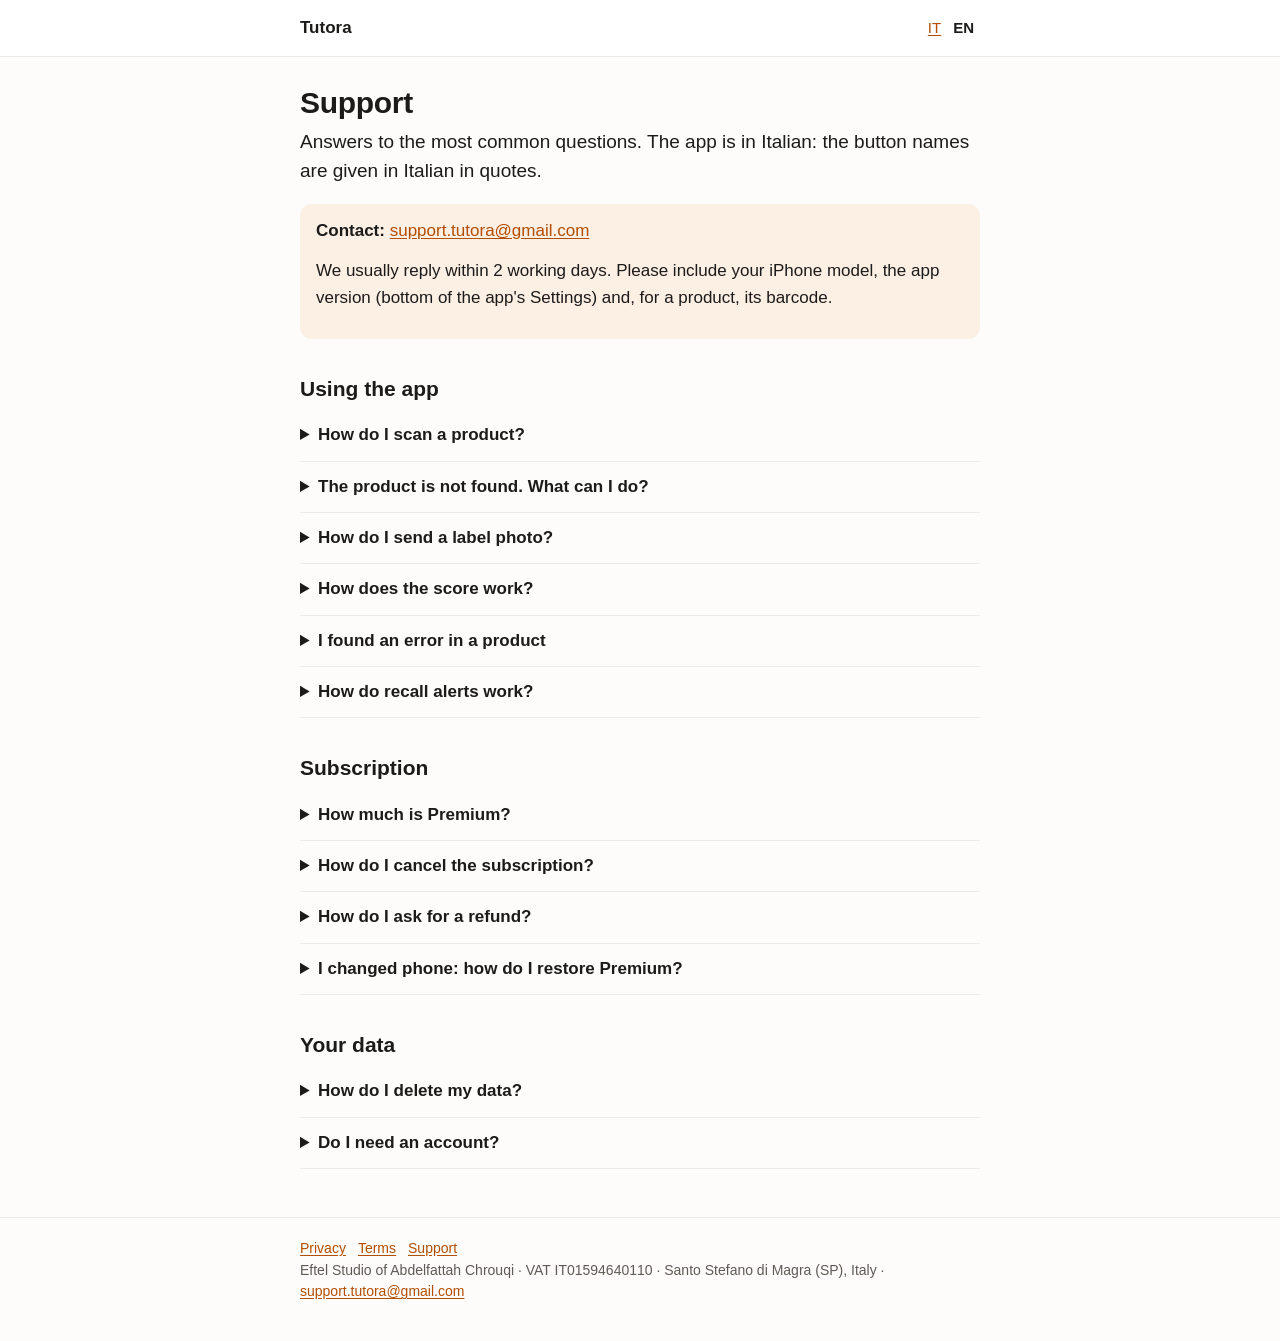
<file: supporto/en/index.html>
<!DOCTYPE html>
<html lang="en">
<head>
<meta charset="utf-8">
<meta name="viewport" content="width=device-width, initial-scale=1">
<title>Support · Tutora</title>
<link rel="stylesheet" href="../../assets/style.css">
<link rel="alternate" hreflang="it" href="../">
</head>
<body>
<header class="site"><div class="wrap">
  <a class="brand" href="../../en/">Tutora</a>
  <nav class="lang" aria-label="Language"><a href="../" hreflang="it">IT</a><span aria-current="page">EN</span></nav>
</div></header>

<main><div class="wrap">
<h1>Support</h1>
<p class="lead">Answers to the most common questions. The app is in Italian: the button names are given in Italian in quotes.</p>

<div class="note">
<p><strong>Contact:</strong> <a href="mailto:support.tutora@gmail.com">support.tutora@gmail.com</a></p>
<p>We usually reply within 2 working days. Please include your iPhone model, the app version (bottom of the app's Settings) and, for a product, its barcode.</p>
</div>

<h2>Using the app</h2>

<details>
<summary>How do I scan a product?</summary>
<p>Tap the scan button and point the camera at the barcode on the package. Hold the phone still at 10-20 cm, in good light. The result arrives in a few seconds.</p>
<p>The first time, the app asks for camera access. If you denied it, turn it on in iOS Settings &gt; Tutora &gt; Camera.</p>
</details>

<details>
<summary>The product is not found. What can I do?</summary>
<p>It is not in our database yet. You can add it with a photo of the back of the package: we read it and give you the score. We only assess dog and cat food: other products are not read.</p>
</details>

<details>
<summary>How do I send a label photo?</summary>
<ol>
  <li>After the scan, tap "Fotografa il retro" (or "L'etichetta è diversa?" if the product is there but has changed).</li>
  <li>Frame the part with composition, analytical constituents and additives. The text must be sharp, without reflections.</li>
  <li>If you like, add the front of the package too.</li>
  <li>Send. The score usually arrives in a few seconds.</li>
</ol>
<p>Before sending we remove the location and other hidden data from the photo. If the reading is uncertain you see a provisional score ("voto provvisorio"): we check it before showing it to others. More in the <a href="../../privacy/en/">Privacy Policy</a>.</p>
</details>

<details>
<summary>How does the score work?</summary>
<p>The score goes from 0 to 100 and looks at three things on the label: nutritional values, ingredients and additives, plus an organic bonus. Every point removed has an explanation in the app. Everything is explained in the app, under Profilo &gt; Informazioni &gt; Come calcoliamo il voto.</p>
<p>The score is not veterinary advice. For diets, allergies and diseases ask your veterinarian.</p>
</details>

<details>
<summary>I found an error in a product</summary>
<p>Labels change. Use "L'etichetta è diversa?" and send an updated photo, or write to us with the barcode and a photo.</p>
</details>

<details>
<summary>How do recall alerts work?</summary>
<p>We collect official recalls of dog and cat food and check them before publishing. You can get alerts only for your pets' products or for all recalls. Turn them on or off in Settings ("Impostazioni") &gt; Recalls ("Richiami"). The official notice, linked in every recall, always prevails.</p>
</details>

<h2>Subscription</h2>

<details>
<summary>How much is Premium?</summary>
<p>In Italy: monthly €5.99 per month, annual €25.99 per year, both with a 3-day free trial; lifetime €49.99 with a one-time payment. The exact price in your country is the one shown by the App Store before you confirm.</p>
</details>

<details>
<summary>How do I cancel the subscription?</summary>
<p>Subscriptions are managed by Apple. On iPhone: iOS Settings &gt; [your name] &gt; Subscriptions &gt; Tutora &gt; Cancel Subscription. Do it at least 24 hours before the end of the period (or of the trial), otherwise it renews. Deleting the app does not cancel the subscription.</p>
<p>Apple guide: <a href="https://support.apple.com/en-us/118428" rel="noopener">Cancel a subscription</a>.</p>
</details>

<details>
<summary>How do I ask for a refund?</summary>
<p>Refunds are decided by Apple. Go to <a href="https://reportaproblem.apple.com" rel="noopener">reportaproblem.apple.com</a>, sign in with your Apple ID and choose the purchase.</p>
</details>

<details>
<summary>I changed phone: how do I restore Premium?</summary>
<p>Sign in with the Apple ID used for the purchase, open the app, go to Premium and tap "Ripristina acquisti" (Restore purchases). If it does not work, write to us.</p>
</details>

<h2>Your data</h2>

<details>
<summary>How do I delete my data?</summary>
<p>In the app: Settings ("Impostazioni") &gt; "Elimina i miei dati" (Delete my data). We delete the anonymous account, scans, photos sent and preferences. Or write to <a href="mailto:support.tutora@gmail.com">support.tutora@gmail.com</a>.</p>
<p>Deleting your data does not cancel the subscription: do that in your Apple ID settings.</p>
</details>

<details>
<summary>Do I need an account?</summary>
<p>No. The app creates an anonymous account on its own, without email or password. Your pet's profile stays on the phone.</p>
</details>
</div></main>

<footer class="site"><div class="wrap">
  <nav><a href="../../privacy/en/">Privacy</a><a href="../../termini/en/">Terms</a><a href="../../supporto/en/">Support</a></nav>
  <p>Eftel Studio of Abdelfattah Chrouqi · VAT IT01594640110 · Santo Stefano di Magra (SP), Italy · <a href="mailto:support.tutora@gmail.com">support.tutora@gmail.com</a></p>
</div></footer>
</body>
</html>
</file>
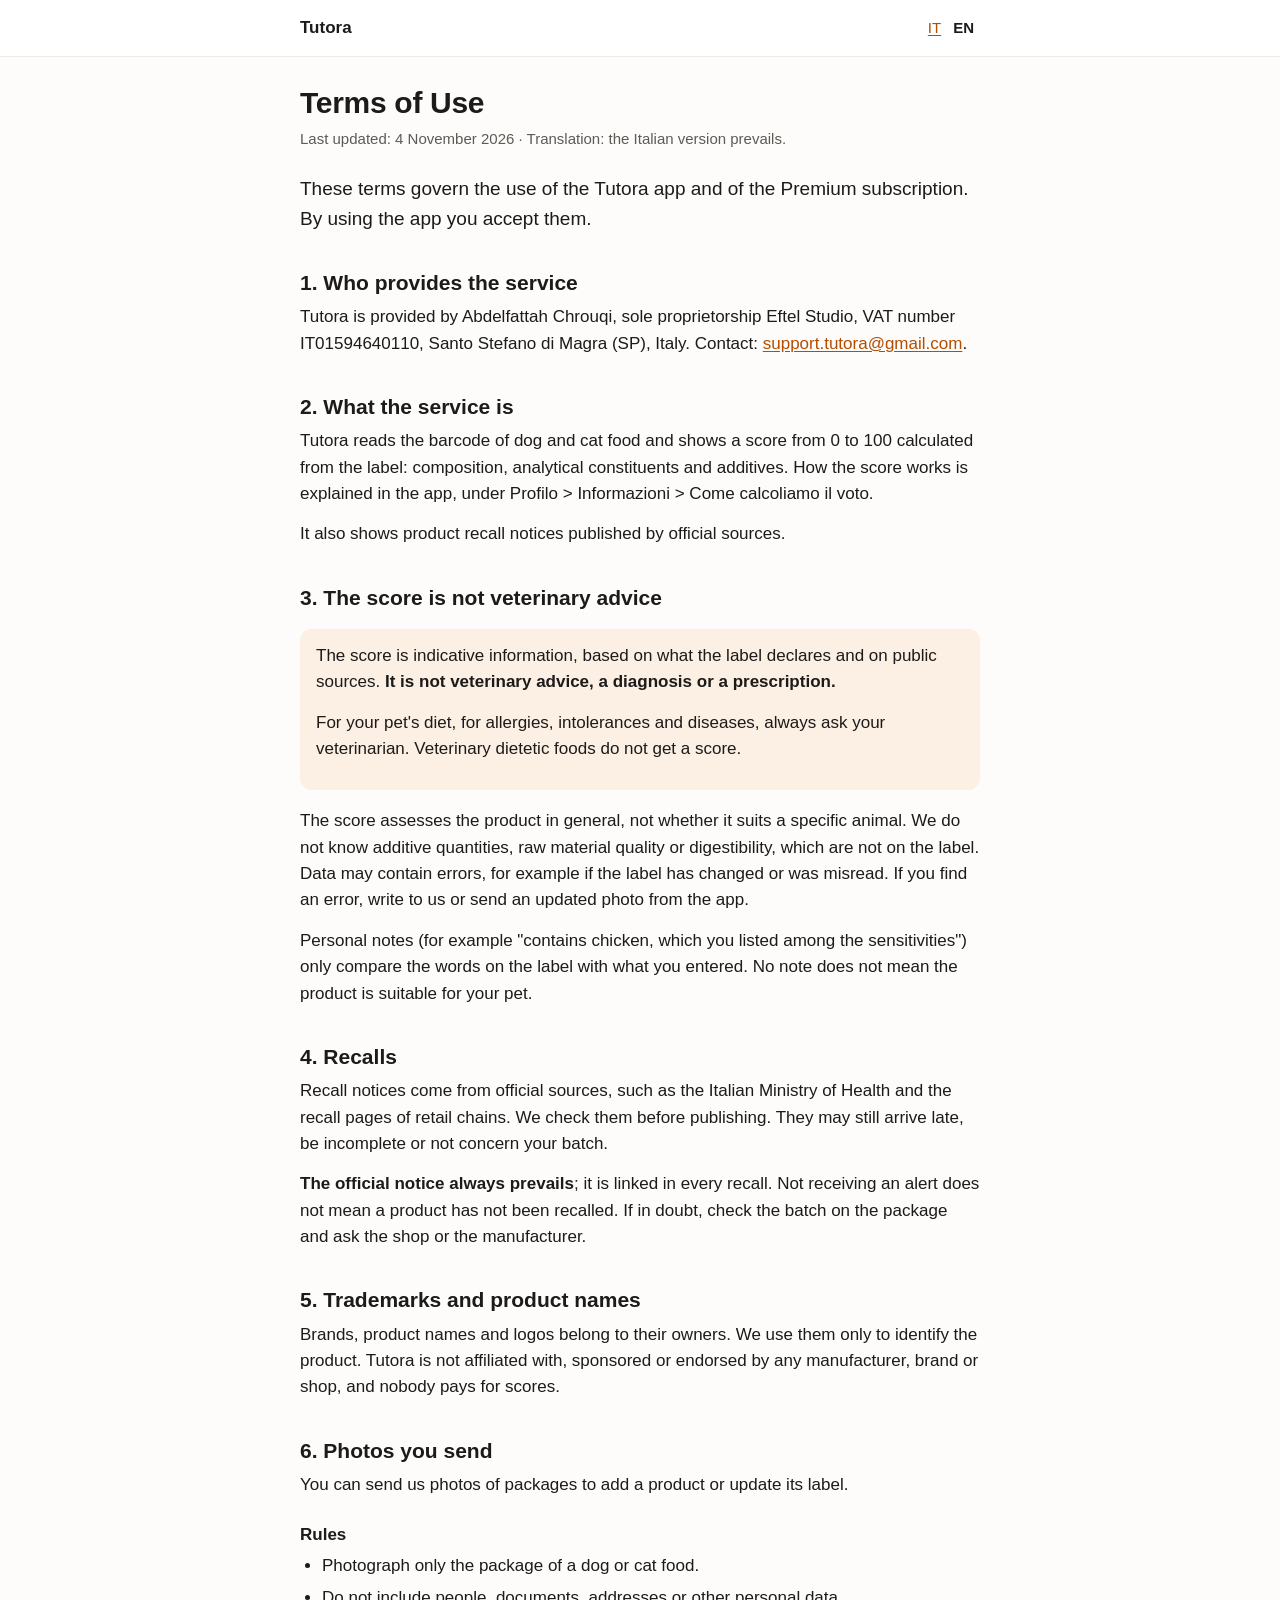
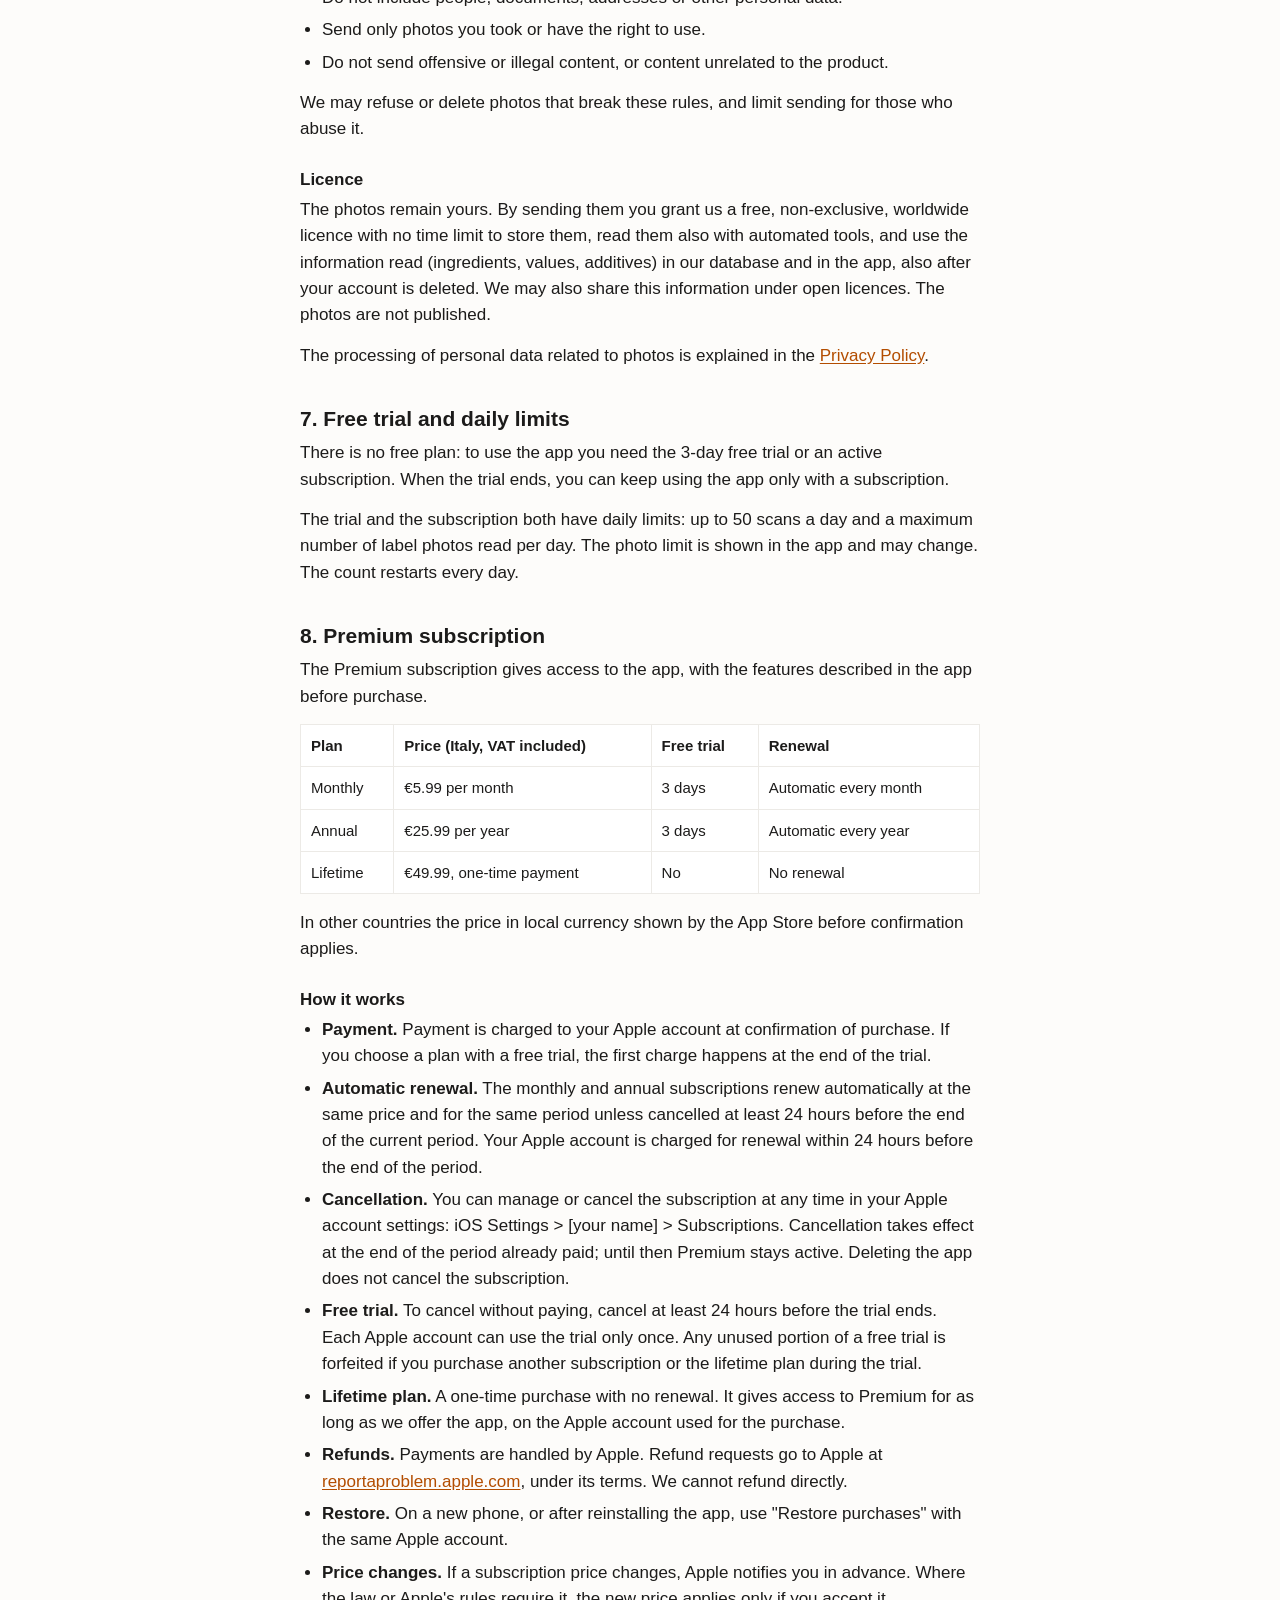
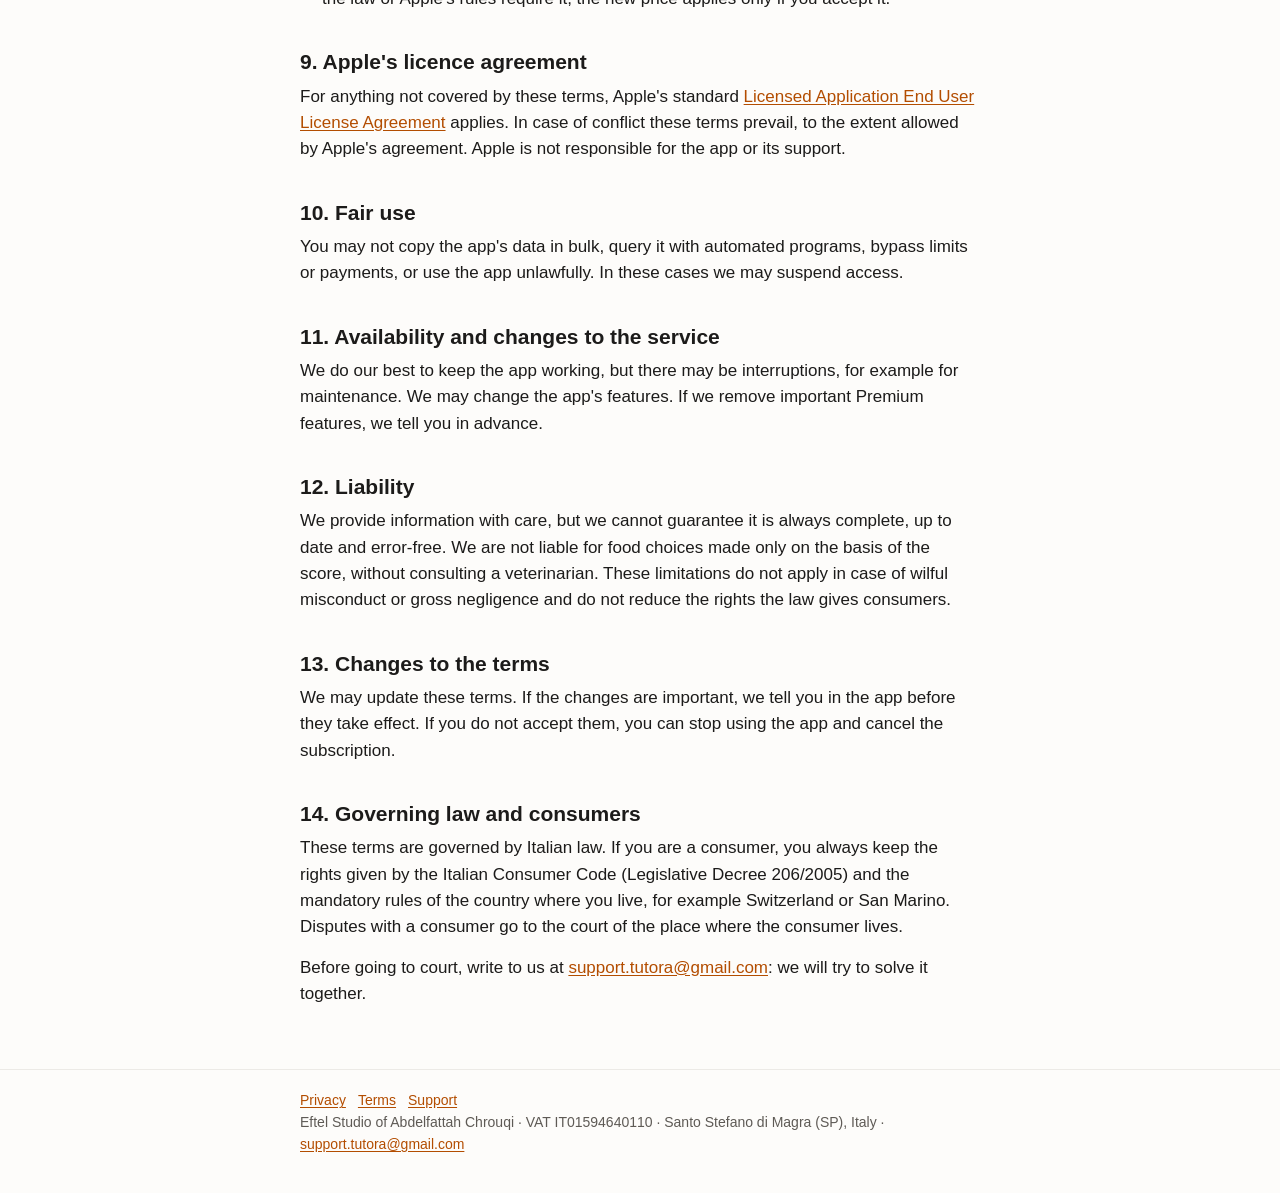
<file: termini/en/index.html>
<!DOCTYPE html>
<html lang="en">
<head>
<meta charset="utf-8">
<meta name="viewport" content="width=device-width, initial-scale=1">
<title>Terms of Use · Tutora</title>
<link rel="stylesheet" href="../../assets/style.css">
<link rel="alternate" hreflang="it" href="../">
</head>
<body>
<header class="site"><div class="wrap">
  <a class="brand" href="../../en/">Tutora</a>
  <nav class="lang" aria-label="Language"><a href="../" hreflang="it">IT</a><span aria-current="page">EN</span></nav>
</div></header>

<main><div class="wrap">
<h1>Terms of Use</h1>
<p class="updated">Last updated: 4 November 2026 · Translation: the Italian version prevails.</p>

<p class="lead">These terms govern the use of the Tutora app and of the Premium subscription. By using the app you accept them.</p>

<h2>1. Who provides the service</h2>
<p>Tutora is provided by Abdelfattah Chrouqi, sole proprietorship Eftel Studio, VAT number IT01594640110, Santo Stefano di Magra (SP), Italy. Contact: <a href="mailto:support.tutora@gmail.com">support.tutora@gmail.com</a>.</p>

<h2>2. What the service is</h2>
<p>Tutora reads the barcode of dog and cat food and shows a score from 0 to 100 calculated from the label: composition, analytical constituents and additives. How the score works is explained in the app, under Profilo &gt; Informazioni &gt; Come calcoliamo il voto.</p>
<p>It also shows product recall notices published by official sources.</p>

<h2>3. The score is not veterinary advice</h2>
<div class="note">
<p>The score is indicative information, based on what the label declares and on public sources. <strong>It is not veterinary advice, a diagnosis or a prescription.</strong></p>
<p>For your pet's diet, for allergies, intolerances and diseases, always ask your veterinarian. Veterinary dietetic foods do not get a score.</p>
</div>
<p>The score assesses the product in general, not whether it suits a specific animal. We do not know additive quantities, raw material quality or digestibility, which are not on the label. Data may contain errors, for example if the label has changed or was misread. If you find an error, write to us or send an updated photo from the app.</p>
<p>Personal notes (for example "contains chicken, which you listed among the sensitivities") only compare the words on the label with what you entered. No note does not mean the product is suitable for your pet.</p>

<h2>4. Recalls</h2>
<p>Recall notices come from official sources, such as the Italian Ministry of Health and the recall pages of retail chains. We check them before publishing. They may still arrive late, be incomplete or not concern your batch.</p>
<p><strong>The official notice always prevails</strong>; it is linked in every recall. Not receiving an alert does not mean a product has not been recalled. If in doubt, check the batch on the package and ask the shop or the manufacturer.</p>

<h2>5. Trademarks and product names</h2>
<p>Brands, product names and logos belong to their owners. We use them only to identify the product. Tutora is not affiliated with, sponsored or endorsed by any manufacturer, brand or shop, and nobody pays for scores.</p>

<h2>6. Photos you send</h2>
<p>You can send us photos of packages to add a product or update its label.</p>
<h3>Rules</h3>
<ul>
  <li>Photograph only the package of a dog or cat food.</li>
  <li>Do not include people, documents, addresses or other personal data.</li>
  <li>Send only photos you took or have the right to use.</li>
  <li>Do not send offensive or illegal content, or content unrelated to the product.</li>
</ul>
<p>We may refuse or delete photos that break these rules, and limit sending for those who abuse it.</p>
<h3>Licence</h3>
<p>The photos remain yours. By sending them you grant us a free, non-exclusive, worldwide licence with no time limit to store them, read them also with automated tools, and use the information read (ingredients, values, additives) in our database and in the app, also after your account is deleted. We may also share this information under open licences. The photos are not published.</p>
<p>The processing of personal data related to photos is explained in the <a href="../../privacy/en/">Privacy Policy</a>.</p>

<h2>7. Free trial and daily limits</h2>
<p>There is no free plan: to use the app you need the 3-day free trial or an active subscription. When the trial ends, you can keep using the app only with a subscription.</p>
<p>The trial and the subscription both have daily limits: up to 50 scans a day and a maximum number of label photos read per day. The photo limit is shown in the app and may change. The count restarts every day.</p>

<h2>8. Premium subscription</h2>
<p>The Premium subscription gives access to the app, with the features described in the app before purchase.</p>
<div class="table-wrap"><table>
<thead><tr><th>Plan</th><th>Price (Italy, VAT included)</th><th>Free trial</th><th>Renewal</th></tr></thead>
<tbody>
<tr><td>Monthly</td><td>€5.99 per month</td><td>3 days</td><td>Automatic every month</td></tr>
<tr><td>Annual</td><td>€25.99 per year</td><td>3 days</td><td>Automatic every year</td></tr>
<tr><td>Lifetime</td><td>€49.99, one-time payment</td><td>No</td><td>No renewal</td></tr>
</tbody>
</table></div>
<p>In other countries the price in local currency shown by the App Store before confirmation applies.</p>
<h3>How it works</h3>
<ul>
  <li><strong>Payment.</strong> Payment is charged to your Apple account at confirmation of purchase. If you choose a plan with a free trial, the first charge happens at the end of the trial.</li>
  <li><strong>Automatic renewal.</strong> The monthly and annual subscriptions renew automatically at the same price and for the same period unless cancelled at least 24 hours before the end of the current period. Your Apple account is charged for renewal within 24 hours before the end of the period.</li>
  <li><strong>Cancellation.</strong> You can manage or cancel the subscription at any time in your Apple account settings: iOS Settings &gt; [your name] &gt; Subscriptions. Cancellation takes effect at the end of the period already paid; until then Premium stays active. Deleting the app does not cancel the subscription.</li>
  <li><strong>Free trial.</strong> To cancel without paying, cancel at least 24 hours before the trial ends. Each Apple account can use the trial only once. Any unused portion of a free trial is forfeited if you purchase another subscription or the lifetime plan during the trial.</li>
  <li><strong>Lifetime plan.</strong> A one-time purchase with no renewal. It gives access to Premium for as long as we offer the app, on the Apple account used for the purchase.</li>
  <li><strong>Refunds.</strong> Payments are handled by Apple. Refund requests go to Apple at <a href="https://reportaproblem.apple.com" rel="noopener">reportaproblem.apple.com</a>, under its terms. We cannot refund directly.</li>
  <li><strong>Restore.</strong> On a new phone, or after reinstalling the app, use "Restore purchases" with the same Apple account.</li>
  <li><strong>Price changes.</strong> If a subscription price changes, Apple notifies you in advance. Where the law or Apple's rules require it, the new price applies only if you accept it.</li>
</ul>

<h2>9. Apple's licence agreement</h2>
<p>For anything not covered by these terms, Apple's standard <a href="https://www.apple.com/legal/internet-services/itunes/dev/stdeula/" rel="noopener">Licensed Application End User License Agreement</a> applies. In case of conflict these terms prevail, to the extent allowed by Apple's agreement. Apple is not responsible for the app or its support.</p>

<h2>10. Fair use</h2>
<p>You may not copy the app's data in bulk, query it with automated programs, bypass limits or payments, or use the app unlawfully. In these cases we may suspend access.</p>

<h2>11. Availability and changes to the service</h2>
<p>We do our best to keep the app working, but there may be interruptions, for example for maintenance. We may change the app's features. If we remove important Premium features, we tell you in advance.</p>

<h2>12. Liability</h2>
<p>We provide information with care, but we cannot guarantee it is always complete, up to date and error-free. We are not liable for food choices made only on the basis of the score, without consulting a veterinarian. These limitations do not apply in case of wilful misconduct or gross negligence and do not reduce the rights the law gives consumers.</p>

<h2>13. Changes to the terms</h2>
<p>We may update these terms. If the changes are important, we tell you in the app before they take effect. If you do not accept them, you can stop using the app and cancel the subscription.</p>

<h2>14. Governing law and consumers</h2>
<p>These terms are governed by Italian law. If you are a consumer, you always keep the rights given by the Italian Consumer Code (Legislative Decree 206/2005) and the mandatory rules of the country where you live, for example Switzerland or San Marino. Disputes with a consumer go to the court of the place where the consumer lives.</p>
<p>Before going to court, write to us at <a href="mailto:support.tutora@gmail.com">support.tutora@gmail.com</a>: we will try to solve it together.</p>
</div></main>

<footer class="site"><div class="wrap">
  <nav><a href="../../privacy/en/">Privacy</a><a href="../../termini/en/">Terms</a><a href="../../supporto/en/">Support</a></nav>
  <p>Eftel Studio of Abdelfattah Chrouqi · VAT IT01594640110 · Santo Stefano di Magra (SP), Italy · <a href="mailto:support.tutora@gmail.com">support.tutora@gmail.com</a></p>
</div></footer>
</body>
</html>
</file>
<file: assets/style.css>
/* Legal pages: one stylesheet, no web fonts, no external requests. Colours from app/src/theme/tokens.ts. */
:root {
  --bg: #FDFCFA;
  --surface: #FFFFFF;
  --text: #1C1B1A;
  --text-2: #5E5A55;
  --border: #ECEAE6;
  --accent: #B34D00;      /* orangeText: readable on light backgrounds */
  --accent-fill: #E56A00;
  --tint: #FCEFE4;
  --excellent: #26824B;
  --good: #577D2E;
  --poor: #BE3A0D;
  --bad: #C02F2F;
  color-scheme: light dark;
}

@media (prefers-color-scheme: dark) {
  :root {
    --bg: #121110;
    --surface: #1C1B19;
    --text: #E8E5E0;
    --text-2: #A39E97;
    --border: #34312D;
    --accent: #F08A33;
    --tint: #2E1C14;
    --excellent: #2E9E5B;
    --good: #7CB342;
    --poor: #EF6C3A;
    --bad: #DB5A5A;
  }
}

* { box-sizing: border-box; }

html { -webkit-text-size-adjust: 100%; }

body {
  margin: 0;
  background: var(--bg);
  color: var(--text);
  font: 17px/1.55 -apple-system, BlinkMacSystemFont, "SF Pro Text", "Segoe UI", Roboto, Helvetica, Arial, sans-serif;
}

.wrap { max-width: 720px; margin: 0 auto; padding: 0 20px; }

header.site {
  border-bottom: 1px solid var(--border);
  background: var(--surface);
}
header.site .wrap {
  display: flex; align-items: center; justify-content: space-between; gap: 12px;
  min-height: 56px;
}
.brand { font-weight: 700; color: var(--text); text-decoration: none; font-size: 17px; }
.lang { font-size: 15px; color: var(--text-2); }
.lang a, .lang span { padding: 4px 6px; }
.lang span[aria-current] { font-weight: 600; color: var(--text); }

main { padding: 28px 0 48px; }

h1 { font-size: 30px; line-height: 1.2; margin: 0 0 6px; letter-spacing: -0.01em; }
h2 { font-size: 21px; line-height: 1.3; margin: 36px 0 8px; }
h3 { font-size: 17px; margin: 24px 0 4px; }
p, ul, ol { margin: 0 0 14px; }
ul, ol { padding-left: 22px; }
li { margin-bottom: 6px; }
.updated { color: var(--text-2); font-size: 15px; margin-bottom: 24px; }
.lead { font-size: 19px; color: var(--text); }

a { color: var(--accent); text-underline-offset: 2px; }
a:focus-visible { outline: 2px solid var(--accent-fill); outline-offset: 2px; border-radius: 2px; }

.note {
  background: var(--tint);
  border-radius: 12px;
  padding: 14px 16px;
  margin: 18px 0;
}

.card-list { list-style: none; padding: 0; margin: 24px 0; display: grid; gap: 12px; }
.card-list a {
  display: block; text-decoration: none; color: var(--text);
  background: var(--surface); border: 1px solid var(--border); border-radius: 14px; padding: 16px 18px;
}
.card-list strong { display: block; font-size: 18px; }
.card-list span { color: var(--text-2); font-size: 15px; }

.table-wrap { overflow-x: auto; margin: 0 0 16px; -webkit-overflow-scrolling: touch; }
table { border-collapse: collapse; width: 100%; font-size: 15px; background: var(--surface); }
th, td { text-align: left; vertical-align: top; padding: 9px 10px; border: 1px solid var(--border); }
th { font-weight: 600; }

.band { font-weight: 700; }
.band.excellent { color: var(--excellent); }
.band.good { color: var(--good); }
.band.poor { color: var(--poor); }
.band.bad { color: var(--bad); }

details { border-bottom: 1px solid var(--border); padding: 12px 0; }
details summary { cursor: pointer; font-weight: 600; }
details[open] summary { margin-bottom: 8px; }

footer.site { border-top: 1px solid var(--border); color: var(--text-2); font-size: 14px; padding: 20px 0 32px; }
footer.site p { margin: 0 0 6px; }
footer.site nav a { margin-right: 12px; display: inline-block; }

@media (max-width: 480px) {
  body { font-size: 16px; }
  h1 { font-size: 26px; }
}
</file>
